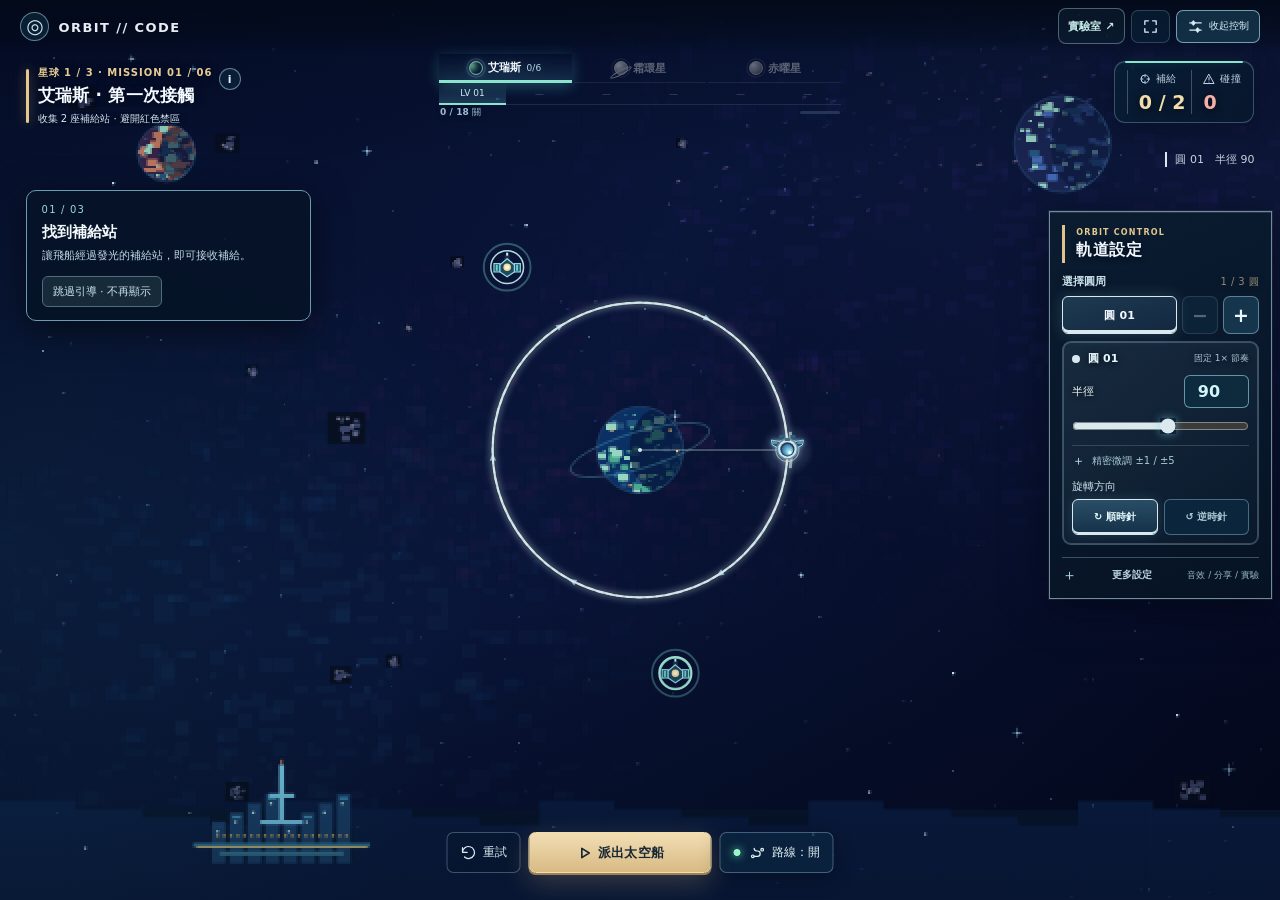
<file: index.html>
<!doctype html>
<html lang="zh-Hant">
<head>
<meta charset="utf-8"><meta name="viewport" content="width=device-width,initial-scale=1,viewport-fit=cover"><meta name="theme-color" content="#050a14">
<title>ORBIT // CODE｜軌道守護者</title>
<meta name="description" content="用旋轉圓的數量、大小與方向組合出不同軌跡，收集訊號、閃避禁區，完成傅立葉圓周謎題。免費免安裝。">
<style>

:root{color-scheme:dark;--bg:#090d13;--surface:#0e141d;--surface-raised:#121a24;--line:#26313d;--line-active:#587083;--text:#e7edf2;--muted:#8b9aa9;--accent:#dfc48f;--ice:#a4cde0;--danger:#e48c89;--lime:#dfc48f;--gold:#dfc48f;--pink:#a4cde0}
*{box-sizing:border-box}
html{scroll-behavior:smooth}
body{margin:0;background:var(--bg);color:var(--text);font-family:Inter,-apple-system,BlinkMacSystemFont,"SF Pro Display","PingFang TC",system-ui,sans-serif;-webkit-font-smoothing:antialiased}
button,input,select{font:inherit}button{cursor:pointer;touch-action:manipulation}
button:focus-visible,input:focus-visible{outline:2px solid var(--accent);outline-offset:3px}
button:disabled{opacity:.35;cursor:not-allowed}
a{text-decoration:none;color:inherit}
.shell{max-width:1380px;padding:0 clamp(16px,3vw,46px) 50px;margin:0 auto}
header{min-height:68px;border-bottom:1px solid var(--line);display:flex;align-items:center;justify-content:space-between;gap:16px}
.brand{display:flex;align-items:center;gap:13px;min-width:0}.logo{width:35px;height:35px;flex:none;border:1px solid #677f91;border-radius:50%;display:grid;place-items:center;font-size:24px;font-weight:300;color:var(--accent);line-height:1}
.brand b{font-size:15px;font-weight:650;letter-spacing:.075em;white-space:nowrap}
.brand small{display:block;margin-top:4px;font-size:10px;color:var(--muted);letter-spacing:.14em}
.header-right{display:flex;align-items:center;gap:10px}
.status-pill{display:none}
.nav-link{padding:7px 0;color:#9aafbb;font-size:10px;letter-spacing:.12em}
.intro{padding:31px 0 24px;display:flex;align-items:end;justify-content:space-between;gap:24px}
.eyebrow{font-size:10px;color:var(--accent);letter-spacing:.19em;font-weight:600}
.intro h1{font-size:clamp(27px,3.2vw,42px);font-weight:560;letter-spacing:-.055em;line-height:1.17;margin:10px 0 11px}
.intro h1 span{color:var(--accent)}.intro p{color:#95a5b5;font-size:13px;line-height:1.75;margin:0;max-width:720px}.intro-flag{display:none}
.layout{display:grid;grid-template-columns:minmax(0,1fr) minmax(275px,318px);gap:22px;align-items:start}
.left{min-width:0}
.board{background:var(--surface);border:1px solid #2c3742;border-radius:13px;overflow:hidden}
.board-header{display:flex;align-items:center;justify-content:space-between;padding:17px 20px;gap:12px;min-height:69px;border-bottom:1px solid #25313a}
.level-tag{font-size:10px;color:var(--accent);font-weight:650;letter-spacing:.13em}
.level-name{font-size:16px;font-weight:620;letter-spacing:.015em;margin-top:5px}
.state-chip{border:1px solid #3a4b53;border-radius:99px;color:#a9bbc5;padding:6px 11px;font-size:10px;white-space:nowrap}
.state-chip.pink{border-color:#895652;color:#e6a39d}
.board-canvas{position:relative;aspect-ratio:1.57;min-height:342px;max-height:650px;background:#090e16;overflow:hidden}
#gameCanvas{position:absolute;inset:0;display:block;width:100%;height:100%;cursor:crosshair;touch-action:none}
#gameCanvas.dragging{cursor:grabbing}
.live-readout{position:absolute;left:17px;top:16px;display:flex;align-items:center;gap:8px;color:#9bafbb;font-size:11px;pointer-events:none}
.light{width:6px;height:6px;background:var(--accent);border-radius:50%}.light.off{background:#526271}
.radius-readout{position:absolute;top:15px;right:18px;font-size:11px;font-variant-numeric:tabular-nums;color:#c5d4df;pointer-events:none}
.space-caption,.hud-corners,.board-overtext{display:none}
.canvas-hint{position:absolute;bottom:14px;right:17px;pointer-events:none;color:#8094a4;font-size:10px}
.time-track{height:2px;background:#25313e}.time-fill{width:100%;height:100%;background:var(--accent);transition:width .13s linear}
.metrics{display:grid;grid-template-columns:repeat(2,1fr);background:#101720}
.metric{padding:16px 18px;min-width:0}.metric+.metric{border-left:1px solid #26323e}
.metric:nth-child(n+3){display:none}
.metric span{display:block;font-size:10px;color:#8496a6;letter-spacing:.05em}
.metric strong{display:block;font-size:24px;font-weight:570;margin-top:5px;line-height:1.15;font-variant-numeric:tabular-nums}
.metric strong small{font-size:12px;font-weight:400;color:#879ba6}
.metric strong.lime,.metric strong.pink{color:var(--accent)}
.actionbar{display:flex;flex-wrap:wrap;gap:9px;padding:13px 0 17px}
.btn{display:inline-flex;align-items:center;justify-content:center;gap:7px;min-height:44px;padding:10px 15px;border-radius:8px;background:#141c26;color:#cdd8e0;border:1px solid #303d4b;font-size:12px;font-weight:550;transition:background .15s,border-color .15s}
.btn:hover{background:#1d2935;border-color:#647785}
.btn.primary{background:var(--accent);color:#151919;border-color:var(--accent);font-weight:690;min-width:141px}
.btn.primary:hover{background:#ebd5a8}.btn.ghost{background:transparent}.btn.active{border-color:#586c79;color:#cedce4}
.scene-toggle{display:none}
.game-message{display:flex;gap:13px;align-items:start;background:transparent;padding:0 2px 16px;border-bottom:1px solid var(--line)}
.message-icon{color:#bca87e;font-size:17px;line-height:1.15}
.game-message b{font-size:12px;font-weight:630}.game-message p{margin:5px 0 0;color:#8397a6;font-size:12px;line-height:1.65}
.levels-head{margin:22px 0 11px;display:flex;align-items:center;justify-content:space-between;gap:12px}.levels-head h2{font-size:13px;font-weight:630;margin:0}.levels-head span{font-size:10px;color:#8093a3}
.level-list{display:grid;grid-template-columns:repeat(3,minmax(0,1fr));gap:8px}
.level-btn{min-width:0;min-height:74px;border:1px solid #2a3743;background:#0f161f;color:#b4c2cc;border-radius:8px;text-align:left;padding:12px;display:flex;flex-direction:column;justify-content:center;gap:6px}
.level-btn:hover:enabled{background:#161f2a;border-color:#5b6d77}
.level-btn.selected{border-color:#bea677;color:#e4ebf0;background:#1a2026}
.level-btn .tiny{font-size:10px;letter-spacing:.08em;color:#8497a5}.level-btn b{font-size:12px;font-weight:540;white-space:nowrap;text-overflow:ellipsis;overflow:hidden}
.level-btn .check{color:var(--accent)}.level-btn:disabled{opacity:.38}
.panel{border:1px solid #2b3743;border-radius:13px;background:#101720;overflow:hidden}
.panel-pad{padding:21px 18px 18px}.panel h2{font-size:15px;font-weight:610;margin:0}.panel h2 small{font-weight:420;color:#8192a1;font-size:11px}
.panel-intro{margin:11px 0 20px;color:#8a9caa;font-size:11px;line-height:1.7}
.count-row{display:flex;justify-content:space-between;align-items:center;gap:8px;border-top:1px solid var(--line);border-bottom:1px solid var(--line);padding:12px 0}
.count-row label{font-size:12px;font-weight:550}
.count-stepper{display:flex;align-items:center;gap:9px}
.step{width:31px;height:31px;border:1px solid #3e4d5c;color:#dbe5ea;background:transparent;border-radius:7px;font-size:20px;line-height:1}
.count-stepper output{min-width:19px;text-align:center;font-size:20px;font-weight:560;color:var(--accent)}
.mini-notice{font-size:10px;color:#8194a2;line-height:1.6;margin:11px 0 0}
.wheels-header{display:flex;justify-content:space-between;gap:8px;margin:21px 0 12px;font-size:12px;font-weight:620}.wheels-header small{font-size:10px;font-weight:430;color:#8393a1}
.wheels{display:flex;flex-direction:column;gap:12px}
.wheel{--wheel:#bdd0e0;padding:0;border-top:1px solid #2a3945}
.wheel.selected{border-top-color:var(--wheel)}
.wheel-title{display:flex;align-items:center;justify-content:space-between;gap:8px;font-size:12px;font-weight:590;padding:13px 0 8px;cursor:pointer}
.wheel-title small{font-size:10px;color:#8396a3;font-weight:430}
.wheel-swatch{display:inline-block;width:7px;height:7px;border-radius:50%;background:var(--wheel);margin-right:8px;vertical-align:middle}
.wheel-details{padding-bottom:2px}
.ctrl-row{display:flex;align-items:center;justify-content:space-between;gap:8px;margin:7px 0;color:#aebdc6;font-size:11px}
.num{width:69px;border:1px solid #354858;border-radius:6px;background:#131f2c;color:#e1e8ee;text-align:right;padding:6px 7px;font-size:12px;font-variant-numeric:tabular-nums}
input[type=range]{width:100%;margin:1px 0 10px;accent-color:var(--wheel,var(--accent));height:16px;cursor:pointer}
.dir-switch{display:grid;grid-template-columns:1fr 1fr;gap:7px;margin:8px 0 5px}
.dir{border:1px solid #344353;border-radius:7px;min-height:35px;background:#121c28;color:#8fa3b1;font-size:11px}
.dir.on{border-color:var(--wheel);color:#dce9f0;background:#1d2b38}
.panel-footer{border-top:1px solid #273541;padding:16px 18px;display:flex;flex-direction:column;gap:9px}
.panel-footer .btn{width:100%}.fineprint{font-size:10px;line-height:1.6;color:#778b99;text-align:center}
footer{margin-top:36px;border-top:1px solid #29333f;padding:22px 0;display:flex;justify-content:space-between;gap:10px;color:#738492;font-size:10px}
.overlay{position:absolute;inset:0;z-index:4;display:grid;place-items:center;background:rgba(5,10,17,.84);padding:18px;backdrop-filter:blur(6px)}.overlay[hidden]{display:none}
.result{max-width:375px;width:100%;padding:31px 25px;text-align:center;background:#131c27;border:1px solid #516575;border-radius:13px}
.result-kicker{font-size:10px;letter-spacing:.14em;color:var(--accent);font-weight:640}
.result h2{margin:13px 0;font-size:27px;font-weight:570}.result p{color:#a7bac5;font-size:12px;line-height:1.8;margin:0 0 18px}.result-stars{font-size:23px;letter-spacing:.09em;color:var(--accent);margin-bottom:16px}
.result-actions{display:flex;justify-content:center;gap:8px;flex-wrap:wrap}
@media(max-width:1040px){.layout{grid-template-columns:minmax(0,1fr) 295px;gap:15px}}
@media(max-width:790px){.layout{grid-template-columns:1fr}.board-canvas{aspect-ratio:1.46;min-height:315px}.panel-pad{padding:19px}.wheels{display:grid;grid-template-columns:repeat(2,minmax(0,1fr));gap:12px}.panel-footer{display:grid;grid-template-columns:1fr 1fr}.fineprint{grid-column:1/-1}}
@media(max-width:510px){header{min-height:63px}.brand b{font-size:13px}.brand small{font-size:8px}.logo{height:30px;width:30px;font-size:21px}.nav-link{font-size:9px}.intro{padding:24px 0 19px}.intro h1{font-size:29px}.intro p{font-size:12px}.board-header{padding:13px 14px;min-height:62px}.board-canvas{aspect-ratio:1.07;min-height:315px}.live-readout{top:13px;left:13px;font-size:10px}.radius-readout{top:14px;right:13px;font-size:10px}.canvas-hint{font-size:9px;right:13px}.metrics .metric{padding:13px 14px}.metric strong{font-size:21px}.actionbar{display:grid;grid-template-columns:1.25fr 1fr 1fr;gap:7px}.actionbar .btn{min-width:0;padding:10px 5px;font-size:10px}.wheels{display:flex}.level-list{grid-template-columns:repeat(2,minmax(0,1fr))}.panel-footer{display:flex}footer{flex-direction:column}}
@media(prefers-reduced-motion:reduce){*,*:before,*:after{scroll-behavior:auto!important;transition:none!important}}


/* V0.7 - Single-screen game layout. Full document never scrolls; control drawer may scroll internally. */
html,body{height:100%;width:100%;overflow:hidden;overscroll-behavior:none}
.shell{width:100%;max-width:1600px;height:100vh;height:100dvh;min-height:0;display:flex;flex-direction:column;padding:0 clamp(12px,1.6vw,24px) 10px}
header{height:56px;min-height:56px;flex-shrink:0}
.intro,footer{display:none}
.layout{flex:1;min-height:0;position:relative;grid-template-columns:minmax(0,1fr) minmax(258px,312px);gap:13px;align-items:stretch}
.left{display:flex;flex-direction:column;min-height:0;min-width:0}
.board{display:flex;flex-direction:column;flex:1;min-height:0}
.board-header{flex:none;min-height:49px;padding:9px 16px}
.board-canvas{flex:1;min-height:0;max-height:none;aspect-ratio:auto;overflow:hidden}
.metrics{flex:none}
.metric{padding:10px 15px}
.metric span{font-size:10px}
.metric strong{font-size:20px;margin-top:3px}
.actionbar{flex:none;gap:8px;padding:9px 0}
.actionbar .btn{min-height:39px;padding:8px 14px}
.game-message{flex:none;padding:5px 2px 8px;border-bottom:0;gap:9px;min-height:34px;display:flex;align-items:center;overflow:hidden}
.game-message b{font-size:11px}
.game-message p{display:inline;white-space:nowrap;overflow:hidden;text-overflow:ellipsis;font-size:10px;margin:0 0 0 7px}
.game-message>div:last-child{min-width:0;white-space:nowrap;overflow:hidden;text-overflow:ellipsis}
.message-icon{font-size:14px}
.levels-section{flex:none;min-height:0;border-top:1px solid #263440;padding-top:7px}
.levels-head{margin:0 0 7px}
.level-list{grid-template-columns:repeat(6,minmax(0,1fr));gap:6px}
.level-btn{min-height:55px;padding:7px 9px;gap:4px}
.level-btn b{font-size:11px}
.panel{min-height:0;max-height:100%;overflow-y:auto;overscroll-behavior:contain;scrollbar-width:thin;scrollbar-color:#3c4d5e transparent}
.panel-pad{padding:15px 14px 11px}
.panel-intro,.mini-notice,.fineprint{display:none}
.panel h2{font-size:14px}
.count-row{padding:10px 0;margin-top:13px}
.wheels-header{margin:15px 0 6px}
.wheels{gap:6px}
.wheel-title{padding:8px 0 6px}
.wheel-details{padding-bottom:0}
.ctrl-row{margin:4px 0}
input[type=range]{margin:0 0 4px}
.dir-switch{margin:4px 0}
.dir{min-height:32px}
.panel-footer{padding:11px 14px;gap:6px}
.panel-footer .btn{min-height:37px;padding:7px}
.mobile-dock{display:none}
@media(max-height:710px) and (min-width:861px){
 .shell{padding-bottom:7px}header{height:46px;min-height:46px}
 .board-header{min-height:42px;padding:6px 13px}
 .level-name{font-size:14px}
 .metric{padding:7px 12px}.metric strong{font-size:18px}
 .actionbar{padding:6px 0}.actionbar .btn{min-height:35px}
 .game-message{min-height:25px;padding:2px 0 4px}
 .levels-section{padding-top:5px}.levels-head{margin-bottom:4px}
 .level-btn{min-height:41px;padding:5px 7px}
 .panel-pad{padding:10px 12px}.panel-footer{padding:8px 12px}
}
@media(max-width:860px){
 .shell{padding:0 10px 0}
 header{height:49px;min-height:49px}
 .brand small{font-size:8px}.logo{width:30px;height:30px;font-size:20px}
 .nav-link{font-size:9px}
 .layout{display:flex;flex-direction:column;flex:1;min-height:0;gap:0;overflow:hidden}
 .left{flex:1;min-height:0}
 .board{min-height:0}
 .board-header{min-height:43px;padding:7px 12px}
 .board-canvas{flex:1;min-height:0;max-height:none;aspect-ratio:auto}
 .metric{padding:9px 12px}.metric strong{font-size:19px}
 .actionbar{display:grid;grid-template-columns:1.3fr 1fr 1fr;gap:7px;padding:9px 0 10px}
 .actionbar .btn{min-width:0;min-height:42px;padding:6px 4px;font-size:11px}
 .game-message{display:none}
 .levels-section,.panel{display:none}
 .mobile-dock{display:grid;grid-template-columns:1fr 1fr;flex:none;gap:8px;padding:8px 0 max(9px,env(safe-area-inset-bottom));border-top:1px solid #26313d;background:#090d13}
 .dock-btn{height:42px;min-height:42px;border:1px solid #354451;background:#121b26;color:#b7c8d1;border-radius:8px;font-size:12px;font-weight:560}
 .dock-btn[aria-expanded=true]{color:#efd29d;background:#24272a;border-color:#b59c70}
 body[data-mobile-pane=settings] .panel,body[data-mobile-pane=levels] .levels-section{
  display:block;position:absolute;bottom:4px;left:0;right:0;z-index:10;
  border:1px solid #586c7a;border-radius:13px 13px 8px 8px;background:#101720;
  max-height:min(46dvh,420px);overflow-y:auto;overscroll-behavior:contain;
  box-shadow:0 -12px 60px #050a12d9;
 }
 body[data-mobile-pane=settings] .panel{height:min(46dvh,420px)}
 body[data-mobile-pane=levels] .levels-section{padding:14px 13px 15px}
 .levels-head{margin:0 0 11px}.level-list{grid-template-columns:repeat(2,minmax(0,1fr));gap:8px}
 .level-btn{min-height:62px;padding:10px}
 .panel-pad{padding:16px}
 .panel-intro{display:block;margin:7px 0 11px}
 .mini-notice{display:block;margin:7px 0}
 .panel-footer{padding:11px 16px}
 .panel-footer .btn{min-height:41px}
 .wheels{display:flex;flex-direction:column}
 .wheel{padding:2px 0}
 .num{font-size:16px}
}
@media(max-width:510px){
 .shell{padding:0 8px}
 header{height:45px;min-height:45px}
 .brand b{font-size:12px}.brand small{display:none}
 .board-header{min-height:41px;padding:7px 10px}
 .board-canvas{min-height:0}
 .live-readout{top:11px;left:11px}.radius-readout{top:11px;right:11px;font-size:10px}
 .canvas-hint{right:10px;bottom:9px}
 .actionbar{padding:7px 0}
 .mobile-dock{padding:7px 0 max(7px,env(safe-area-inset-bottom))}
 .dock-btn{height:40px;min-height:40px}
}
@media(max-height:610px) and (max-width:860px){
 header{height:38px;min-height:38px}
 .board-header{min-height:35px;padding:4px 10px}
 .level-tag{font-size:9px}.level-name{font-size:13px;margin-top:2px}
 .metrics .metric{padding:5px 11px}.metric strong{font-size:17px;margin-top:0}
 .actionbar{padding:5px 0}.actionbar .btn{min-height:36px;font-size:10px}
 .mobile-dock{padding-top:5px;padding-bottom:max(5px,env(safe-area-inset-bottom))}
 .dock-btn{height:36px;min-height:36px}
}


/* V0.7.2 — Classic Cosmos restoration within the unchanged single-screen shell */
body{background:radial-gradient(ellipse 85% 65% at 52% -12%,rgba(55,72,132,.34),transparent 72%),radial-gradient(ellipse 75% 68% at 95% 80%,rgba(18,57,86,.26),transparent 78%),#080e1c}
.board{border-color:#35527a}
.board-canvas{background:#050c23}
.panel-footer .scene-toggle{display:inline-flex;max-width:none;width:100%;min-height:38px;border-color:#567c98;background:#172338;color:#cae6f2}
.panel-footer .scene-toggle:not(.active){background:#101924;border-color:#334759;color:#8ea3b2}
.panel-footer .scene-toggle:hover{background:#22364f;border-color:#8ebbd3}
@media(max-width:860px){body[data-mobile-pane=settings] .panel-footer .scene-toggle{display:inline-flex}}

/* V0.7.3 Integrated Command Deck — one dominant viewport and one unified console */
.shell{max-width:1820px;padding:0 clamp(8px,1.1vw,18px) 6px}
header{height:45px;min-height:45px;border-bottom-color:#254164}
header .brand{gap:9px}header .logo{width:30px;height:30px;font-size:20px}
header .brand b{font-size:13px}header .brand small{display:none}
.layout{grid-template-columns:minmax(0,1fr) clamp(228px,18vw,270px);gap:9px}
.left{min-height:0}
.board{flex:1;min-height:0;border:1px solid #365573;border-radius:10px;background:#081326;overflow:hidden}
.board-header{flex:none;min-height:56px;display:grid;grid-template-columns:minmax(128px,1fr) auto auto;align-items:center;gap:12px;padding:7px 12px;border-bottom:1px solid #294966;background:rgba(9,24,46,.94)}
.command-title{min-width:0;display:flex;align-items:center;gap:9px}
.command-title .level-tag{font-size:9px;letter-spacing:.08em}
.command-title .level-name{font-size:14px;margin-top:1px;white-space:nowrap;overflow:hidden;text-overflow:ellipsis;max-width:190px}
.command-title .state-chip{font-size:9px;padding:4px 7px;white-space:nowrap;flex:none}
.board-header .metrics{display:flex;grid-template-columns:none;align-items:center;gap:12px;flex:none;background:transparent;border:0}
.board-header .metric{padding:0 0 0 11px;border-left:1px solid #324960!important;border-right:0;min-width:0}
.board-header .metric span{font-size:9px;margin-bottom:0;color:#a1bbd0}
.board-header .metric strong{font-size:18px;margin-top:2px}
.board-header .metric strong small{font-size:9px}
.board-header .metric:nth-child(n+3){display:none}
.board-header .actionbar{display:flex;align-items:center;gap:5px;padding:0;margin:0;flex:none}
.board-header .actionbar .btn{min-height:35px;padding:7px 10px;font-size:11px;min-width:0;border-radius:6px}
.board-header #startBtn{min-width:118px}
.board-header #resetBtn{min-width:73px}
.board-header #previewBtn{min-width:87px}
.board-canvas{flex:1;min-height:0;max-height:none;aspect-ratio:auto}
.time-track{height:2px}
.levels-section{flex:none;min-height:39px;border-top:1px solid #223e59;padding:5px 5px 0;margin:0;background:rgba(7,18,35,.83);display:flex;align-items:center}
.levels-head{display:none}
.level-list{display:grid;width:100%;grid-template-columns:repeat(6,minmax(0,1fr));gap:3px}
.level-btn{min-height:30px;padding:5px;display:flex;flex-direction:row;align-items:center;justify-content:center;gap:4px;background:transparent;border:1px solid transparent;border-radius:5px;color:#abbfce}
.level-btn .tiny{font-size:9px;letter-spacing:0;white-space:nowrap}
.level-btn b{font-size:10px;font-weight:550}
.level-btn:hover:enabled{background:#192a40;border-color:#345b75}
.level-btn.selected{background:#21384b;border-color:#668aa6;color:#eff6fa}
.game-message{position:absolute!important;width:1px!important;height:1px!important;padding:0!important;margin:-1px!important;overflow:hidden!important;clip:rect(0,0,0,0)!important;white-space:nowrap!important;border:0!important}
.panel{background:rgba(8,20,38,.8);border:1px solid #34536f;border-radius:10px;min-height:0;backdrop-filter:blur(6px)}
.panel-pad{padding:13px 11px 10px}.panel h2{font-size:13px}
.panel-pad .wheels-header{margin:12px 0 5px}
.panel-footer{padding:10px 11px;gap:7px}
.panel-footer .btn{font-size:11px}
.wheel-title{padding:7px 0 4px}.wheel-details{padding-bottom:0}.wheels{gap:4px}
.count-row{padding:7px 0;margin-top:9px}
.wheel .ctrl-row{margin:3px 0}
.num{width:61px;padding:5px 4px}
input[type=range]{height:14px;margin:0 0 2px}
.dir{min-height:30px;font-size:10px}
.dir-switch{gap:4px;margin:3px 0}
@media(max-width:1190px) and (min-width:861px){
 .layout{grid-template-columns:minmax(0,1fr) 227px}
 .board-header{gap:6px;padding:6px 9px}
 .command-title .state-chip{display:none}
 .board-header .metrics{gap:5px}
 .board-header .metric{padding-left:6px}
 .board-header .actionbar .btn{font-size:10px;padding:6px 7px}
 .board-header #startBtn{min-width:102px}
 .board-header #resetBtn{min-width:61px}
 .board-header #previewBtn{min-width:71px}
 .level-btn b{font-size:9px}
}
@media(max-width:860px){
 .shell{padding:0 8px}
 header{height:40px;min-height:40px}
 .layout{display:flex;flex-direction:column;gap:0}
 .left{flex:1;min-height:0}
 .board-header{grid-template-columns:minmax(0,1fr) auto;grid-template-rows:auto auto;grid-template-areas:'mission stats' 'controls controls';gap:5px;padding:6px 9px;min-height:85px}
 .command-title{grid-area:mission;min-width:0}
 .command-title .level-name{max-width:none;font-size:13px}
 .command-title .state-chip{display:none}
 .board-header .metrics{grid-area:stats;gap:5px}
 .board-header .metric{padding-left:7px}
 .board-header .metric span{font-size:8px}
 .board-header .metric strong{font-size:15px}
 .board-header .actionbar{grid-area:controls;display:grid;grid-template-columns:1.3fr 1fr 1fr;gap:5px;width:100%;margin:0}
 .board-header .actionbar .btn{height:32px;min-height:32px;max-height:32px;padding:5px 4px;font-size:10px;width:100%}
 .board-header #startBtn,.board-header #resetBtn,.board-header #previewBtn{min-width:0}
 .board-canvas{min-height:0}
 .levels-section,.panel{display:none}
 body[data-mobile-pane=settings] .panel,body[data-mobile-pane=levels] .levels-section{display:block;z-index:11;max-height:min(48dvh,420px)}
 body[data-mobile-pane=levels] .levels-head{display:flex;margin:0 0 8px}
 body[data-mobile-pane=levels] .level-list{grid-template-columns:repeat(2,minmax(0,1fr));gap:8px}
 body[data-mobile-pane=levels] .level-btn{min-height:58px;display:flex;flex-direction:column;gap:5px;align-items:flex-start;padding:10px}
 body[data-mobile-pane=levels] .level-btn .tiny{font-size:10px}
 body[data-mobile-pane=levels] .level-btn b{font-size:12px}
 .mobile-dock{border-top-color:#284660}
 .panel-pad{padding:14px}
 .panel-footer{padding:12px}
 .panel-pad .panel-intro{display:block}
}
@media(max-height:610px) and (max-width:860px){
 header{height:35px;min-height:35px}
 .board-header{min-height:70px;padding:4px 9px;gap:2px}
 .board-header .actionbar .btn{height:29px;min-height:29px;max-height:29px}
 .board-header .metric strong{font-size:13px}
}
@media(max-height:670px) and (min-width:861px){
 header{height:37px;min-height:37px}
 .board-header{min-height:48px}
 .level-btn{min-height:26px}
 .levels-section{min-height:32px;padding-top:3px}
}

/* V0.8 Endless Orbit — no countdown and no modal completion screen */
.board-header .metrics{gap:11px}
.board-header .metric strong{color:#e7d2a0}
.time-track{display:none}
.completion-panel[hidden],.dock-next[hidden]{display:none!important}
.completion-panel{display:flex;flex-direction:column;gap:12px;padding:14px 12px 13px;border-bottom:1px solid #466d78;background:linear-gradient(130deg,rgba(30,76,80,.5),rgba(19,42,61,.65));}
.completion-heading{display:flex;align-items:flex-start;gap:10px}
.completion-emblem{display:grid;place-items:center;flex:none;height:26px;width:26px;border-radius:50%;background:#90d7c7;color:#123538;font-size:15px;font-weight:760}
.completion-heading strong{display:block;font-size:13px;color:#e4fff6;font-weight:680;margin-top:1px}
.completion-heading p{font-size:11px;line-height:1.5;color:#afd3d4;margin:6px 0 0}
.completion-next{width:100%;min-height:43px;font-size:13px}
body.level-cleared .command-title .state-chip{border-color:#89d4bf;color:#b7ebd6}
body.level-cleared .board{border-color:#4a8f8c}
body.level-cleared .board-header .metric strong{color:#a5f2dc}
@media(max-width:860px){
 body.level-cleared .mobile-dock{grid-template-columns:.9fr .9fr 1.15fr}
 .dock-next{background:#c8d9a8;border-color:#dfecbe;color:#18312d;font-weight:750}
 body.level-cleared .command-title .state-chip{display:none}
}
@media(max-width:510px){
 body.level-cleared .mobile-dock{gap:5px}
 body.level-cleared .dock-btn{font-size:10px;min-width:0}
 body.level-cleared .dock-next{font-size:11px}
}

/* V0.9 — clarity, guided discovery, consequences, best scores */
.command-title>div:first-child{min-width:0}
.command-title .mission-objective{color:#d2e8f3;font-size:10px;font-weight:500;margin-top:4px;max-width:290px;white-space:nowrap;overflow:hidden;text-overflow:ellipsis}
.mission-story{position:absolute;left:16px;top:38px;z-index:2;max-width:min(75%,510px);white-space:nowrap;overflow:hidden;text-overflow:ellipsis;font-size:10px;color:#a3c2d3;text-shadow:0 2px 5px #081122}
.board-header{min-height:63px}
.completion-panel{gap:9px}
.completion-stars{letter-spacing:3px;font-size:23px;line-height:1;color:#f9d58e}
.completion-facts{font-size:11px;line-height:1.5;color:#dcece7}
.completion-bonus{font-size:10px;color:#a4dfd1;font-weight:650}
.completion-bonus[hidden]{display:none}
.completion-actions{display:flex;gap:6px}
.completion-actions .btn{flex:1;min-width:0;min-height:38px;padding:6px 7px;font-size:11px}
.completion-actions .completion-next{width:auto;flex:1.3}
.control-caption{font-size:10px;color:#91a9b9;margin:5px 0 0}
.panel-footer-label{color:#91a9b9;font-size:10px;border-top:1px solid #324659;padding-top:3px;font-weight:600}
.level-btn.completed{color:#e0f4e9;border-color:#4f8c84}
.level-btn.locked{color:#8993a1;opacity:.68;cursor:help}
.level-btn.locked:hover,.level-btn.locked:focus-visible{opacity:1;background:#1c2736;border-color:#58738b}
.best-stars{font-size:10px;white-space:nowrap;color:#eecb83;letter-spacing:0}
.stage-notice[hidden]{display:none}
.stage-notice{position:absolute;bottom:47px;left:8px;z-index:12;padding:7px 12px;border-radius:7px;background:#19293b;color:#cde4f1;border:1px solid #526d85;font-size:11px;box-shadow:0 6px 18px #0008}
.tutorial[hidden]{display:none}
.tutorial{position:absolute;left:16px;top:68px;z-index:7;padding:13px 15px;width:min(285px,calc(100% - 32px));border-radius:10px;background:rgba(5,19,38,.88);border:1px solid #6a9bb0;box-shadow:0 8px 35px #0008;pointer-events:none}
.tutorial-step{color:#9cd7dc;font-size:10px;letter-spacing:.12em;margin-bottom:7px}
.tutorial strong{font-size:15px;color:#f3f9fb;font-weight:670}
.tutorial p{font-size:11px;line-height:1.5;color:#c1d9e5;margin:6px 0 11px}
.tutorial-skip{pointer-events:auto;border:1px solid #506c81;border-radius:6px;padding:7px 10px;background:#172a3a;color:#c9e4ee;font-size:11px}
.tutorial-skip:hover{background:#2c4760}
#startBtn.guide-focus{box-shadow:0 0 0 3px #79d9d49a,0 0 18px #6ad7b965}
@media(max-width:1190px) and (min-width:861px){
 .command-title .mission-objective{max-width:175px;font-size:9px}
 .board-header{min-height:69px}
 .level-btn .best-stars{font-size:9px}
}
@media(max-width:860px){
 .board-header{min-height:91px}
 .command-title .mission-objective{font-size:9px;max-width:210px}
 .mission-story{top:36px;left:11px;font-size:9px;max-width:90%}
 .tutorial{left:10px;top:68px;padding:10px 12px;width:min(250px,calc(100% - 20px))}
 body[data-mobile-pane=levels] .stage-notice{position:sticky;bottom:2px;left:auto;margin:8px 0 0;box-shadow:none}
 body[data-mobile-pane=levels] .level-btn{position:relative}
 body[data-mobile-pane=levels] .best-stars{position:absolute;right:10px;top:9px}
 .completion-panel{padding:12px}
}
@media(max-width:510px){
 .command-title .mission-objective{max-width:174px}
 .mission-story{top:36px}
 .board-header{min-height:91px}
}
@media(max-height:610px) and (max-width:860px){
 .board-header{min-height:76px}
 .command-title .mission-objective{margin-top:1px}
 .mission-story{top:33px}
 .tutorial{top:49px;padding:8px 10px}
}

/* V1.0 — three planet sectors, each with six stages; keeps a single-screen game board */
body[data-planet="frost"]{--accent:#9be5f0;--ice:#a9f2f2;--gold:#a9dbe8}
body[data-planet="ember"]{--accent:#eabb88;--ice:#eabac5;--gold:#f1c58d}
.planet-bar{display:grid;grid-template-columns:repeat(3,minmax(0,1fr));width:100%;gap:5px;margin-bottom:5px}
.planet-btn{min-width:0;display:flex;align-items:center;justify-content:center;gap:7px;background:#0b1b30;border:1px solid #28445a;border-radius:7px;padding:5px 6px;color:#bdd0dd;text-align:left;cursor:pointer;transition:background .16s,border-color .16s}
.planet-btn:hover,.planet-btn:focus-visible{border-color:#7aadc7;background:#1a3448}
.planet-btn.selected{border-color:#a7cee2;background:#1c3b4f;color:#f2fafe}
.planet-btn.locked{opacity:.67}
.planet-symbol{height:21px;width:21px;flex:none;border-radius:50%;border:1px solid #77ac9e;box-shadow:inset -6px -2px 7px #07182c,0 0 7px #5dabc240;position:relative}
.planet-origin .planet-symbol{background:radial-gradient(circle at 29% 26%,#8cd3a0,#287f81 65%,#093148)}
.planet-frost .planet-symbol{background:radial-gradient(circle at 29% 26%,#e2ffff,#57a7cc 58%,#1c4772);border-color:#a3e9fd}
.planet-frost .planet-symbol:after{content:'';position:absolute;left:-6px;right:-6px;top:8px;height:3px;border:1px solid #b2e0f0;border-radius:50%;transform:rotate(-28deg)}
.planet-ember .planet-symbol{background:radial-gradient(circle at 25% 25%,#ffe2ab,#d97d5b 54%,#772747);border-color:#eeb18e}
.planet-label{display:flex;flex-direction:column;min-width:0;gap:1px}
.planet-label strong{white-space:nowrap;font-weight:650;font-size:10px}
.planet-label small{white-space:nowrap;font-size:9px;color:#9bb2c3}
.planet-status{font-size:10px;flex:none;color:#b8dfe9}
.levels-section{display:flex;flex-direction:column;align-items:stretch;justify-content:center;min-height:78px;padding:5px 6px 5px;border-top:1px solid #35506b;gap:0}
.level-list{width:100%;flex:none}
.stage-notice{bottom:82px}
body[data-planet="frost"] .board{border-color:#4e869d}
body[data-planet="ember"] .board{border-color:#8c6373}
body[data-planet="frost"] .board-header{background:rgba(10,34,56,.94)}
body[data-planet="ember"] .board-header{background:rgba(43,14,33,.94)}
@media(max-height:700px) and (min-width:861px){
 .levels-section{min-height:67px;padding:4px 5px}
 .planet-btn{padding:3px 5px}.planet-symbol{height:17px;width:17px}
 .planet-label small{font-size:8px}
 .level-btn{min-height:25px}
}
@media(max-width:860px){
 .levels-section{display:none}
 body[data-mobile-pane=levels] .levels-section{display:block;padding:11px 11px 14px;max-height:min(54dvh,500px)}
 body[data-mobile-pane=levels] .planet-bar{gap:5px;margin-bottom:11px}
 body[data-mobile-pane=levels] .planet-btn{padding:9px 4px;gap:5px;justify-content:center}
 body[data-mobile-pane=levels] .planet-symbol{width:19px;height:19px}
 body[data-mobile-pane=levels] .planet-label strong{font-size:10px}
 body[data-mobile-pane=levels] .planet-label small{font-size:8px}
 body[data-mobile-pane=levels] .planet-status{display:none}
 body[data-mobile-pane=levels] .stage-notice{position:sticky;bottom:1px}
}

/* V1.1: Full-bleed playfield with a native-feeling, minimally framed HUD. */
html,body{height:100%;width:100%;overflow:hidden;overscroll-behavior:none}
body{background:#050c1b}
.shell{position:relative;width:100%;height:100vh;height:100dvh;max-width:none!important;margin:0;padding:0!important;overflow:hidden}
header{position:absolute;inset:0 0 auto 0;height:52px!important;min-height:52px!important;z-index:20;padding:0 clamp(11px,1.6vw,24px);background:linear-gradient(180deg,rgba(3,10,25,.94),rgba(3,10,25,.4) 75%,transparent);border:0!important;pointer-events:none}
header .brand,header .header-right,header button{pointer-events:auto}
header .logo{background:#14314888;color:#cde4eb;border-color:#8bb9caa6;width:29px;height:29px;font-size:20px}
header .brand b{font-size:13px;letter-spacing:.11em}
header .header-right{gap:6px}
header .nav-link{color:#a8c6d4;font-size:9px;letter-spacing:.12em}
.hud-toggle{height:33px;display:inline-flex;align-items:center;justify-content:center;gap:5px;padding:6px 10px;border:1px solid #80afc04a;border-radius:7px;background:#0b273d88;backdrop-filter:blur(12px);color:#d8edf7;font-size:12px}
.hud-toggle:hover,.hud-toggle.is-on{background:#1b455b99;border-color:#a9dbe9a6}
.hud-toggle span{font-size:10px;white-space:nowrap}
.intro,footer{display:none!important}
.layout{position:absolute;inset:0;display:block!important;height:100%!important;width:100%!important;min-height:0;gap:0!important;padding:0!important;margin:0!important}
.left{position:absolute;inset:0;display:block!important;min-width:0;min-height:0;width:100%;height:100%}
.board{position:absolute;inset:0;display:block!important;width:100%;height:100%;flex:none!important;border:0!important;border-radius:0!important;box-shadow:none!important;background:transparent!important;overflow:hidden}
.board-canvas{position:absolute!important;inset:0!important;width:100%!important;height:100%!important;max-height:none!important;min-height:0!important;aspect-ratio:auto!important;background:#061023;overflow:hidden}
.board-canvas::before{display:none}
.board-canvas:after{content:'';position:absolute;inset:0;z-index:1;pointer-events:none;background:linear-gradient(180deg,#02091755,transparent 19%,transparent 68%,#02091777)}
.board-header{position:absolute!important;top:58px!important;left:0!important;right:0!important;height:0!important;min-height:0!important;padding:0!important;margin:0!important;display:block!important;overflow:visible!important;border:0!important;background:transparent!important;z-index:9;pointer-events:none!important}
.board-header>*{pointer-events:auto}
.command-title{position:absolute;top:8px;left:clamp(12px,2vw,30px);max-width:29vw;display:flex;gap:8px;text-shadow:0 2px 8px #0008}
.command-title .level-tag{font-size:10px;color:#c3dfee}
.command-title .level-name{font-size:clamp(16px,1.55vw,23px);max-width:350px!important;margin-top:4px}
.command-title .mission-objective{max-width:350px!important;color:#c4dce8;font-size:11px;margin-top:6px}
.command-title .state-chip{display:none!important}
.board-header .metrics{position:absolute;top:3px;right:clamp(12px,2vw,30px);padding:0;display:flex;gap:14px;align-items:center;background:transparent!important}
.board-header .metric{padding:0 0 0 11px!important;border:0!important;border-left:1px solid #86aabe66!important}
.board-header .metric span{font-size:10px;color:#aac9d7}
.board-header .metric strong{font-size:22px;color:#f0dfbd;margin-top:3px;text-shadow:0 2px 8px #000a}
.board-header .actionbar{position:fixed!important;top:auto;bottom:clamp(16px,3vh,30px);left:50%;right:auto;transform:translateX(-50%);display:flex!important;gap:6px;justify-content:center;align-items:center;width:auto;max-width:90vw;z-index:17;padding:5px!important;margin:0!important;border:1px solid #a4c1d13b;border-radius:12px;background:#071d36a6;backdrop-filter:blur(16px);box-shadow:0 10px 30px #02081355}
.board-header .actionbar .btn{height:41px!important;min-height:41px;max-height:none;min-width:0!important;padding:7px 13px!important;border:1px solid #53748c7b;border-radius:8px;background:#1a354daa;color:#e3f2f6;font-size:12px;white-space:nowrap}
.board-header .actionbar .btn.primary{min-width:145px!important;background:#e6cea3;border-color:#ffdfad;color:#142431}
.board-header .actionbar .btn:hover{background:#376079bb;border-color:#a5d4e5}
.board-header .actionbar .btn.primary:hover{background:#fce1b2}
.live-readout{top:150px;left:clamp(12px,2vw,30px);z-index:4;font-size:10px}
.radius-readout{top:152px;right:clamp(14px,2vw,30px);z-index:4;font-size:11px}
.mission-story{left:clamp(12px,2vw,30px);top:120px;max-width:30vw;white-space:normal;font-size:11px;line-height:1.5;color:#b9cedc;text-shadow:0 2px 6px #010615}
.canvas-hint{bottom:92px;right:clamp(12px,2vw,30px);z-index:4;font-size:10px;color:#bad1d8}
.tutorial{top:190px;left:clamp(12px,2vw,30px);z-index:11}
.game-message{display:none!important}
.levels-section{position:absolute!important;top:58px!important;left:50%!important;right:auto!important;bottom:auto!important;transform:translateX(-50%);width:min(468px,41vw)!important;min-height:0!important;height:auto!important;max-height:none!important;display:flex!important;flex-direction:column;gap:4px;padding:4px!important;margin:0!important;border:0!important;background:transparent!important;box-shadow:none!important;z-index:14;overflow:visible!important}
.planet-bar{display:flex!important;width:100%;gap:6px;justify-content:center;margin:0!important;grid-template-columns:none}
.planet-btn{flex:1;min-width:0;min-height:32px;height:32px;padding:5px 4px;gap:5px;border:0!important;border-bottom:1px solid #aacbdf30!important;border-radius:0!important;background:transparent!important;box-shadow:none!important}
.planet-btn.selected{border-bottom:2px solid #e5ddba!important;background:linear-gradient(0deg,#33768d33,transparent)!important}
.planet-btn:hover{background:#2f668646!important}
.planet-btn .planet-symbol{width:17px;height:17px}
.planet-btn .planet-label strong{font-size:11px}
.planet-btn .planet-label small{font-size:8px}
.planet-btn .planet-status{font-size:9px}
.levels-head{display:none!important}
.level-list{display:flex!important;justify-content:center;gap:5px;width:100%;grid-template-columns:none}
.level-btn{flex:1;display:flex!important;justify-content:center;align-items:center;height:26px!important;min-height:26px!important;max-height:26px!important;padding:4px!important;background:#112a4188!important;border:1px solid #7cabc23b!important;border-radius:20px!important;gap:2px}
.level-btn.selected{background:#33778f88!important;border-color:#b5e5e8bb!important}
.level-btn.completed{border-color:#92d9b57b!important}
.level-btn .tiny{font-size:10px;color:#d7eaf1}
.level-btn b{display:none!important}
.level-btn .best-stars{font-size:8px}
.stage-notice{top:76px;left:0;bottom:auto;white-space:normal;width:100%;font-size:11px}
.panel{position:absolute!important;top:184px;right:clamp(6px,1.4vw,24px);bottom:clamp(87px,12vh,132px);left:auto!important;width:clamp(206px,18vw,258px);min-height:0!important;height:auto!important;max-height:none!important;display:flex!important;flex-direction:column;border:0!important;border-radius:0!important;background:linear-gradient(90deg,transparent,#05152766 20%,#061a30b9 100%)!important;backdrop-filter:blur(4px);box-shadow:none!important;overflow-y:auto;scrollbar-width:thin;scrollbar-color:#476679 transparent;z-index:12}
.panel-pad{padding:12px 8px 10px 16px!important}
.panel h2{font-size:12px}
.panel h2 small{font-size:9px}
.panel .panel-intro,.panel .mini-notice,.panel .fineprint{display:none!important}
.panel .control-caption{font-size:10px;margin:4px 0 6px;line-height:1.4}
.count-row{margin-top:4px;padding:7px 0;border-color:#8da9bb30}
.count-row label{font-size:11px}
.wheel{background:transparent!important;border-top-color:#86a2b737!important}
.wheel-title{padding:8px 0 4px;font-size:11px}
.wheel .ctrl-row{margin:2px 0}
.wheel .num{width:57px;padding:4px 5px;background:#0c2740ad;border-color:#5f8da27e}
.wheel input[type=range]{height:13px;margin:0 0 2px}
.wheel .dir{min-height:29px;font-size:10px}
.panel-footer{margin-top:auto;padding:9px 9px 11px 16px!important;gap:5px;border-top:1px solid #7698ad3f}
.panel-footer-label{font-size:9px}
.panel-footer .btn{min-height:31px;padding:6px 8px;font-size:10px;background:#17324bb0;border-color:#63869a66}
.panel-footer .scene-toggle{min-height:31px;background:#173f53b0;border-color:#87b9c080}
body.rail-hidden .panel{display:none!important}
.completion-panel{background:#0b403dab!important;padding:12px 10px 10px 15px!important}
body.level-cleared .board{border:0!important}
.mobile-dock{display:none!important}
@media(max-width:1280px) and (min-width:861px){
 .levels-section{width:min(370px,36vw)!important}
 .planet-btn .planet-label small,.planet-btn .planet-status{display:none}
 .command-title{max-width:30vw}
 .command-title .level-name{font-size:17px;max-width:250px!important}
 .command-title .mission-objective{max-width:240px!important;font-size:10px}
 .board-header .metric strong{font-size:19px}
 .board-header .metrics{gap:6px}
 .panel{width:218px;right:8px;top:185px}
}
@media(max-width:1060px) and (min-width:861px){
 .command-title{top:83px;max-width:38vw}
 .board-header .metrics{top:80px}
 .levels-section{top:52px!important;width:min(480px,68vw)!important}
 .mission-story{top:196px;max-width:38vw}
 .live-readout,.radius-readout{top:223px}
 .panel{top:238px}
}
@media(max-width:860px){
 header{height:46px!important;min-height:46px!important;padding:0 10px}
 header .nav-link{display:none}
 header .logo{height:26px;width:26px;font-size:18px}
 header .brand b{font-size:12px}
 header .header-right{gap:5px}
 .hud-toggle{height:31px;padding:5px 8px}
 #hudControlBtn span{display:none}
 .board-header{top:48px!important}
 .command-title{top:2px;left:11px;max-width:55vw}
 .command-title .level-name{font-size:15px;max-width:55vw!important}
 .command-title .level-tag{font-size:9px}
 .command-title .mission-objective{font-size:9px;max-width:55vw!important}
 .board-header .metrics{top:3px;right:10px;gap:3px}
 .board-header .metric{padding-left:6px!important}
 .board-header .metric span{font-size:8px}
 .board-header .metric strong{font-size:17px}
 .board-header .actionbar{bottom:56px;max-width:calc(100vw - 16px);padding:4px!important}
 .board-header .actionbar .btn{height:36px!important;min-height:36px;padding:5px 9px!important;font-size:11px}
 .board-header .actionbar .btn.primary{min-width:119px!important}
 .levels-section,.panel{display:none!important}
 body[data-mobile-pane=settings] .panel,body[data-mobile-pane=levels] .levels-section{position:absolute!important;z-index:18;left:8px!important;right:8px!important;top:auto!important;bottom:54px!important;width:auto!important;transform:none!important;max-height:min(55dvh,490px)!important;overflow-y:auto!important;border:1px solid #78a8b28a!important;border-radius:12px!important;background:#081d35f1!important;backdrop-filter:blur(18px);box-shadow:0 -12px 42px #0009!important}
 body[data-mobile-pane=settings] .panel{display:flex!important;height:min(55dvh,490px)!important}
 body[data-mobile-pane=levels] .levels-section{display:block!important;padding:12px!important}
 body[data-mobile-pane=levels] .levels-head{display:flex!important;margin:4px 0 10px}
 body[data-mobile-pane=levels] .planet-bar{display:grid!important;grid-template-columns:repeat(3,minmax(0,1fr));margin-bottom:12px!important;gap:5px}
 body[data-mobile-pane=levels] .planet-btn{min-height:47px;height:47px;border:1px solid #739ab358!important;border-radius:7px!important;background:#14304a99!important}
 body[data-mobile-pane=levels] .planet-btn.selected{background:#32627d99!important;border-color:#bce8f0ac!important}
 body[data-mobile-pane=levels] .planet-btn .planet-label small{display:block}
 body[data-mobile-pane=levels] .level-list{display:grid!important;grid-template-columns:repeat(2,minmax(0,1fr));gap:7px}
 body[data-mobile-pane=levels] .level-btn{min-height:55px!important;height:55px!important;max-height:55px!important;flex-direction:column;align-items:flex-start;justify-content:center;padding:7px 10px!important;border-radius:7px!important}
 body[data-mobile-pane=levels] .level-btn b{display:block!important;font-size:11px}
 body[data-mobile-pane=levels] .stage-notice{position:sticky;top:auto;bottom:2px;width:100%;box-shadow:none}
 .mobile-dock{display:grid!important;position:absolute;bottom:0;left:0;right:0;z-index:19;grid-template-columns:1fr 1fr;gap:5px;padding:6px 8px max(6px,env(safe-area-inset-bottom));background:linear-gradient(180deg,transparent,#031020f2);border:0}
 .mobile-dock .dock-btn{height:36px;min-height:36px;border:1px solid #7eb4c351;background:#0d2945bf;color:#d5eef7;border-radius:7px}
 body.level-cleared .mobile-dock{grid-template-columns:1fr 1fr 1.18fr}
 body.level-cleared .dock-next{background:#d4e5bf;color:#213434;border-color:#d4e5bf}
 .mission-story{left:11px;top:132px;max-width:70vw;font-size:9px}
 .live-readout{left:11px;top:162px;font-size:9px}
 .radius-readout{right:10px;top:162px;font-size:9px}
 .canvas-hint{right:10px;bottom:119px;font-size:9px}
 .tutorial{top:188px;left:11px;z-index:11}
 .panel-pad{padding:14px!important}
 .panel-footer{padding:12px 14px!important}
}
@media(max-width:510px){
 .command-title{max-width:51vw}
 .command-title .level-name{font-size:13px;max-width:51vw!important}
 .command-title .mission-objective{font-size:9px;max-width:52vw!important}
 .board-header .metric strong{font-size:15px}
 .board-header .actionbar{bottom:53px}
 .board-header .actionbar .btn{height:35px!important;min-height:35px;font-size:10px;padding:5px 7px!important}
 .board-header .actionbar .btn.primary{min-width:108px!important}
 .mission-story{top:121px}
 .live-readout,.radius-readout{top:153px}
 .tutorial{top:179px}
}
@media(max-height:570px) and (max-width:860px){
 .board-header{top:42px!important}
 .command-title .mission-objective{display:none}
 .mission-story{top:106px}
 .live-readout,.radius-readout{top:128px}
 .tutorial{top:147px}
 .board-header .actionbar{bottom:48px}
 body[data-mobile-pane=settings] .panel,body[data-mobile-pane=levels] .levels-section{bottom:46px!important;max-height:min(58dvh,330px)!important}
 .mobile-dock{padding-top:4px;padding-bottom:max(4px,env(safe-area-inset-bottom))}
}

/* V1.1.1 — final HUD fit: no unused sidebar panel height; compact mobile flight actions. */
@media(min-width:861px){
 .panel{bottom:auto!important;height:auto!important;max-height:calc(100dvh - 282px)!important;min-height:0!important}
 .panel-pad{flex:0 0 auto}
 .panel-footer{flex:0 0 auto;margin-top:0!important;padding-top:12px!important}
 .panel .completion-panel{flex:0 0 auto}
}
@media(max-width:860px){
 .board-header .actionbar{display:flex!important;flex-direction:row!important;flex-wrap:nowrap!important;align-items:center!important;justify-content:center!important;width:max-content!important;max-width:calc(100vw - 12px)!important;padding:4px!important;gap:4px!important;min-width:0!important}
 .board-header .actionbar .btn{display:inline-flex!important;flex:0 0 auto!important;width:auto!important;min-width:0!important;max-width:none!important;padding:5px 8px!important}
 .board-header .actionbar .btn.primary{min-width:119px!important}
}
@media(max-width:510px){
 .board-header .actionbar{gap:3px!important}
 .board-header .actionbar .btn{font-size:10px!important;padding:5px 7px!important}
 .board-header .actionbar .btn.primary{min-width:109px!important}
}
@media(max-width:350px){
 .board-header .actionbar .btn{padding:5px 6px!important;font-size:9px!important}
 .board-header .actionbar .btn.primary{min-width:96px!important}
}

/* V1.1.2 — Seamless World: the entire viewport is the game; controls are readable, floating HUD elements. */
@media (min-width:861px){
 .panel{
   background:linear-gradient(90deg,rgba(5,15,32,0) 0%,rgba(4,15,29,.14) 22%,rgba(4,17,32,.39) 100%)!important;
   backdrop-filter:none!important;-webkit-backdrop-filter:none!important;
   border:0!important;box-shadow:none!important;
 }
 .panel h2,.panel label,.panel .wheel-title,.panel .wheels-header{color:#edf6f9;text-shadow:0 1px 6px #020816ee}
 .panel .control-caption,.panel small{color:#bed6e2;text-shadow:0 1px 6px #020816ee}
 .panel-pad{padding-right:10px!important}
 .panel-footer{background:linear-gradient(180deg,transparent,rgba(4,17,31,.12));border-color:#86a9c14a}
 .count-row,.wheel{border-color:#91acc336!important}
 .levels-section{background:transparent!important}
 .level-btn{
   border:0!important;border-bottom:1px solid rgba(166,204,220,.25)!important;
   border-radius:0!important;background:transparent!important;
   box-shadow:none!important;
 }
 .level-btn:hover:not(.locked){background:linear-gradient(0deg,rgba(95,174,198,.22),transparent)!important}
 .level-btn.selected{background:linear-gradient(0deg,rgba(84,164,189,.29),transparent)!important;
   border-bottom:2px solid #c4edf1!important}
 .level-btn.completed{border-bottom-color:#a3d1ae9e!important}
 .board-header .actionbar{
   background:transparent!important;border:0!important;box-shadow:none!important;
   backdrop-filter:none!important;-webkit-backdrop-filter:none!important;
   padding:0!important;gap:8px!important
 }
 .board-header .actionbar .btn{
   box-shadow:0 5px 20px rgba(0,6,16,.3);
   background:rgba(12,36,58,.74);border-color:#739ab25f
 }
 .board-header .actionbar .btn.primary{background:#e6cea3;border-color:#ffdfad}
}
@media(max-width:860px){
 .mobile-dock{
   background:none!important;border:0!important;left:7px!important;right:7px!important;
   bottom:0!important;padding:5px 0 max(7px,env(safe-area-inset-bottom))!important
 }
 .mobile-dock .dock-btn{
   border-radius:999px!important;
   background:rgba(10,39,66,.82)!important;
   border:1px solid #8cb9ca80!important;
   box-shadow:0 4px 18px rgba(0,7,21,.35);
   backdrop-filter:blur(9px)
 }
 body.level-cleared .mobile-dock .dock-next{
   background:#deebc4!important;color:#20332c!important;border-color:#e1eac4!important
 }
 .board-header .actionbar{
   background:rgba(9,28,47,.67)!important;border-color:#9abed240!important;
   box-shadow:0 5px 22px rgba(0,6,19,.35)
 }
 .board-header .actionbar .btn{border-radius:8px}
 .board-canvas:after{
   background:linear-gradient(180deg,rgba(2,9,23,.4),transparent 19%,transparent 67%,rgba(2,9,23,.4))
 }
}

/* V1.2 Console HUD — visual hierarchy inspired by a console game overlay, never by a webpage dashboard. */
.mission-story[hidden],.advanced-options:not([open]) .panel-footer,.wheel[hidden]{display:none!important}
.command-title{gap:6px}
.command-title .level-name{font-weight:720;letter-spacing:.015em}
.command-title .level-tag{font-weight:670;letter-spacing:.10em}
.command-title .mission-objective{font-weight:530;color:#e0ebec;margin-top:5px!important}
.mission-info-btn{
  flex:none;align-self:flex-start;width:22px;height:22px;border-radius:50%;
  border:1px solid #abd4e48a;background:#102c448a;color:#e7f4fa;
  font:700 11px system-ui,sans-serif;cursor:pointer;margin:2px 0 0;
}
.mission-info-btn[aria-expanded=true]{background:#a5cfde;color:#112532}
.mission-story:not([hidden]){z-index:15!important;max-width:320px;left:clamp(12px,2vw,30px)!important;top:139px!important;
 padding:11px 13px;background:rgba(6,21,39,.9);border:1px solid #668eab88;border-radius:7px;
 box-shadow:0 12px 32px #0008;font-size:11px;line-height:1.6;color:#e1f0f9}
.live-readout{opacity:.74;font-size:9px!important}
.console-header{display:flex;align-items:center;gap:8px;margin-bottom:2px}
.console-header h2{font-size:14px!important;font-weight:680;margin:0!important;letter-spacing:.03em}
.console-kicker{font-size:8px;font-weight:720;letter-spacing:.09em;color:#a3d9df;writing-mode:vertical-rl}
.panel .control-caption{font-size:10px!important;color:#a4bdc8;margin:3px 0 6px}
.panel .wheels-header{margin:8px 0 6px}
.wheel-tabs{display:flex;gap:5px;margin:0 0 8px;min-height:36px}
.wheel-tab{flex:1;min-width:0;min-height:34px;border:1px solid #6f95a45a;background:#0b2439a3;
 color:#aabfcf;border-radius:6px;font-size:11px;font-weight:680;cursor:pointer}
.wheel-tab.selected{border:1px solid var(--wheel);background:linear-gradient(180deg,#34627b5c,#102738ac);color:#f3f7ff;
 box-shadow:inset 0 -2px var(--wheel)}
.wheel-tab:focus-visible,.mission-info-btn:focus-visible,.advanced-options > summary:focus-visible{outline:2px solid #d0edfe;outline-offset:3px}
.wheels{display:block!important}
.wheel{padding:1px 0 3px!important;border:0!important;background:none!important}
.wheel-title{font-weight:640;display:flex;justify-content:space-between;align-items:center;padding:3px 0 7px}
.wheel-title span,.wheel-title small{color:#d9e9f1}
.wheel-title .wheel-swatch{width:8px;height:8px}
.wheel-details{padding:0}
.panel-pad{padding:13px 12px 6px!important}
.panel{max-height:calc(100dvh - 220px)!important}
.advanced-options{flex:none;margin:8px 11px 6px;border-top:1px solid #84adc244}
.advanced-options > summary{list-style:none;display:flex;align-items:center;justify-content:space-between;
 min-height:37px;cursor:pointer;color:#e0eefa;font-size:11px;font-weight:670;gap:7px}
.advanced-options > summary::-webkit-details-marker{display:none}
.advanced-options > summary:before{content:'＋';font-weight:500;color:#aad5e3;font-size:15px}
.advanced-options[open] summary:before{content:'−'}
.advanced-options > summary span{font-size:9px;font-weight:420;color:#93b5c5;text-align:right}
.advanced-options .panel-footer{padding:8px 0 5px!important;margin:0!important;border:0!important;background:none!important}
.advanced-options .panel-footer-label{display:none}
@media(min-width:861px){
 .panel{top:211px!important;width:clamp(210px,17.4vw,254px)!important}
 .levels-section{top:50px!important;width:min(410px,34vw)!important;gap:0!important}
 .planet-bar{gap:2px}
 .planet-btn{height:29px!important;min-height:29px!important;border-bottom-color:#b8d5e83d!important}
 .planet-btn .planet-symbol{width:14px!important;height:14px!important}
 .planet-btn .planet-label small{display:none!important}
 .level-list{gap:0!important}
 .level-btn{height:22px!important;min-height:22px!important;max-height:22px!important}
 .level-btn .tiny{font-size:9px}
 .board-header .actionbar{gap:8px!important}
 .board-header #resetBtn{order:1;min-width:69px!important}
 .board-header #startBtn{order:2;min-width:163px!important;font-size:13px!important;font-weight:730}
 .board-header #previewBtn{order:3;min-width:69px!important}
 .board-header .actionbar .btn:not(.primary){background:#0a233bb5!important}
 .board-header .actionbar .btn{border-radius:7px}
}
@media(max-width:1060px) and (min-width:861px){
 .levels-section{top:47px!important;width:min(420px,56vw)!important}
 .planet-btn .planet-label strong{font-size:10px}
 .command-title{top:71px!important;max-width:39vw}
 .panel{top:218px!important}
 .mission-story:not([hidden]){top:180px!important}
}
@media(max-width:860px){
 .command-title{max-width:55vw}
 .mission-info-btn{width:20px;height:20px;margin-top:0}
 .mission-story:not([hidden]){left:10px!important;top:128px!important;max-width:min(280px,75vw)}
 .panel{max-height:min(55dvh,490px)!important}
 body[data-mobile-pane=settings] .panel{display:flex!important}
 .panel-pad{padding:11px 13px 6px!important}
 .console-kicker{writing-mode:horizontal-tb;font-size:8px}
 .panel .control-caption{display:none}
 .wheel-tabs{min-height:37px}
 .wheel-tab{min-height:36px}
 .advanced-options{margin:6px 13px}
 .advanced-options > summary{min-height:39px}
 .board-header #resetBtn{order:1}
 .board-header #startBtn{order:2}
 .board-header #previewBtn{order:3}
 .board-header .actionbar .btn.primary{min-width:130px!important}
}
@media(max-width:400px){
 .board-header .actionbar .btn.primary{min-width:121px!important}
 .mission-info-btn{width:19px;height:19px;font-size:10px}
 .command-title .level-name{font-size:13px}
}
@media(max-width:350px){
 .board-header .actionbar .btn.primary{min-width:110px!important}
}

/* V1.3 Precision Flight — precise tactile control, stronger orbit focus, unchanged single-scene layout */
.radius-micro{display:grid;grid-template-columns:repeat(4,minmax(0,1fr));gap:5px;margin:8px 0 8px}
.micro-btn{min-height:33px;padding:4px 2px;border:1px solid #6e9ab48c;border-radius:5px;
 background:linear-gradient(180deg,#15334a99,#0b243899);color:#dceaf4;
 font-size:11px;font-weight:720;cursor:pointer;touch-action:manipulation}
.micro-btn:hover{background:#28516a;border-color:#abdfef}
.micro-btn:active{transform:translateY(1px);background:#38677a}
.micro-btn:focus-visible{outline:2px solid #edf9ff;outline-offset:2px}
.radius-readout{border-left:2px solid var(--wheel-color,#9bd5df)!important;padding-left:8px!important}
.panel .wheel-tabs .wheel-tab.selected{box-shadow:inset 0 -3px var(--wheel),0 0 8px #90c9d01c}
.advanced-options #restoreConfigBtn:disabled{opacity:.42;cursor:not-allowed}
.advanced-options #restoreConfigBtn:not(:disabled){border-color:#a1d1c87b;color:#d4f4ea}
.board-header #startBtn{box-shadow:0 2px 0 #c6a980,0 8px 26px #070f24b3}
@media(min-width:861px){
 .panel{max-height:calc(100dvh - 226px)!important}
 .radius-micro{margin-bottom:4px}
}
@media(max-width:860px){
 .radius-micro{gap:7px;margin:9px 0 9px}
 .micro-btn{min-height:40px;font-size:12px}
 .radius-readout{font-size:10px}
}
@media(max-height:540px) and (max-width:860px){
 .radius-micro{gap:4px;margin:4px 0}
 .micro-btn{min-height:33px}
}

/* V1.4 Flight Feedback — on-demand sound, compact sharing and immediate input feedback. */
.flight-utilities{display:grid;grid-template-columns:1fr 1fr;gap:6px;margin:2px 0 4px}
.flight-utilities .btn{min-width:0;min-height:36px;padding:7px 4px;font-size:10px;border-color:#78a8be66}
.flight-utilities .sound-toggle.active{color:#d0f2d9;border-color:#75b5a9;background:#2247439c}
.flight-utilities .share-orbit{background:rgba(34,67,86,.47)}
.flight-toast[hidden]{display:none!important}
.flight-toast{position:absolute;z-index:40;bottom:clamp(88px,11vh,128px);left:50%;transform:translateX(-50%);
 max-width:min(420px,calc(100vw - 32px));padding:9px 15px;
 border:1px solid #9edce7a6;border-radius:99px;background:rgba(8,29,49,.93);
 box-shadow:0 8px 28px #020b16bb;color:#def8ff;font-size:12px;font-weight:550;
 text-align:center;pointer-events:none;line-height:1.45;white-space:normal;backdrop-filter:blur(8px)}
.flight-toast[data-kind=warning]{border-color:#f1be7c;color:#ffdfa6}
.flight-toast[data-kind=success]{border-color:#93ddc6;color:#d0ffec}
.metric-pulse{animation:orbit-metric-pulse .48s ease-out}
@keyframes orbit-metric-pulse{
  0%{text-shadow:0 0 1px transparent;transform:scale(1)}
  36%{text-shadow:0 0 16px currentColor;transform:scale(1.13)}
  100%{text-shadow:none;transform:scale(1)}
}
@media(prefers-reduced-motion:reduce){.metric-pulse{animation:none}}
@media(max-width:860px){
 .flight-utilities .btn{min-height:42px;font-size:11px}
 .flight-toast{bottom:clamp(95px,16vh,150px);font-size:11px}
}
@media(max-width:350px){.flight-toast{max-width:calc(100vw - 18px)}}

/* V1.5 Planet Journey — nonblocking console milestone + standard gamepad */
.planet-achievement[hidden],.planet-reward[hidden],.gamepad-status[hidden]{display:none!important}
.planet-achievement{
 position:absolute;z-index:24;left:clamp(15px,2vw,34px);bottom:clamp(105px,17vh,160px);
 display:flex;align-items:center;gap:12px;
 padding:12px 15px;max-width:min(335px,calc(100% - 30px));
 border-radius:10px;border:1px solid #b9e7df9e;
 background:linear-gradient(120deg,rgba(10,45,65,.92),rgba(15,35,62,.90));
 color:#eafff7;box-shadow:0 8px 35px #061020ae;
 pointer-events:none;backdrop-filter:blur(8px);animation:planet-achievement-in .48s cubic-bezier(.2,.8,.1,1)
}
.achievement-orb,.reward-planet{display:block;position:relative;flex:none;width:39px;height:39px;border-radius:50%;border:1px solid #79b5be}
.achievement-orb.planet-frost,.reward-planet.planet-frost{
 background:radial-gradient(circle at 28% 24%,#eaffff,#72c8de 46%,#276f9b 70%,#19334d);
 box-shadow:0 0 20px #77d8f37d,inset -7px -5px 13px #07283d
}
.achievement-orb.planet-ember,.reward-planet.planet-ember{
 background:radial-gradient(circle at 28% 24%,#ffe9c1,#f0aa67 40%,#b94c67 70%,#62233f);
 box-shadow:0 0 20px #fd99767d,inset -7px -5px 13px #371228
}
.achievement-orb.planet-frost:after,.reward-planet.planet-frost:after{
 content:'';position:absolute;left:-8px;right:-8px;top:18px;height:6px;
 border:1px solid #b2e8f2b0;border-radius:50%;transform:rotate(-25deg)
}
.achievement-copy{display:flex;flex-direction:column;gap:3px;min-width:0}
.achievement-copy small{font-size:9px;font-weight:690;letter-spacing:.09em;color:#a9d8d7}
.achievement-copy strong{font-size:20px;font-weight:750;letter-spacing:.04em}
.achievement-copy>span{font-size:10px;color:#bedae0;line-height:1.5}
.planet-reward{display:flex;align-items:center;gap:9px;padding:9px 10px;
 border:1px solid #9bcdca69;border-radius:7px;
 background:linear-gradient(100deg,rgba(19,85,85,.3),rgba(20,44,67,.15))}
.planet-reward .reward-planet{width:29px;height:29px}
.planet-reward>span:last-child{display:flex;flex-direction:column;gap:3px}
.planet-reward small{font-size:9px;color:#b1dddf}
.planet-reward strong{font-size:12px;color:#e3fff5}
.gamepad-status{position:absolute;z-index:10;left:clamp(12px,1.7vw,26px);
 bottom:clamp(74px,11vh,114px);max-width:min(390px,calc(100vw - 28px));
 padding:7px 10px;border-radius:5px;border:1px solid #668ea97a;
 background:#081d32ba;color:#a6d8df;font-size:10px;line-height:1.4;pointer-events:none}
.gamepad-help{font-size:10px;line-height:1.65;color:#abc7d4;
 border-top:1px solid #94b1c13f;padding-top:8px;margin-top:8px}
@keyframes planet-achievement-in{from{opacity:0;transform:translateY(18px) scale(.98)}to{opacity:1;transform:translateY(0) scale(1)}}
@media(prefers-reduced-motion:reduce){.planet-achievement{animation:none}}
@media(max-width:860px){
 .planet-achievement{left:10px;bottom:128px;max-width:min(280px,calc(100vw - 20px));padding:9px 11px;gap:8px}
 .achievement-orb{width:32px;height:32px}
 .achievement-copy strong{font-size:17px}
 .achievement-copy small{font-size:8px}
 .achievement-copy>span{font-size:9px}
 .gamepad-status{left:10px;bottom:99px;font-size:9px;max-width:min(280px,calc(100vw - 20px))}
 .planet-reward{margin-bottom:4px}
}
@media(max-height:520px){.planet-achievement{bottom:84px}.gamepad-status{bottom:62px}}

/* V1.6 Star Atlas — progress woven into the existing scene, no new dashboard cards */
.journey-progress{display:flex;align-items:center;justify-content:space-between;gap:7px;
 width:100%;height:15px;min-height:15px;padding:3px 1px 0;
 color:#9fbbce;font-size:9px;letter-spacing:.01em;font-weight:550;
 text-shadow:0 1px 5px #07172b}
.journey-progress>span:first-child,.journey-progress>span:last-child{white-space:nowrap;flex:none}
.journey-progress>span:last-child{color:#e8d29d}
.journey-track{height:3px;min-width:40px;flex:1;border-radius:5px;overflow:hidden;background:#4f6d8363}
.journey-track>span{display:block;height:100%;width:0;
 background:linear-gradient(90deg,#72bbdb,#bce4d2,#f1d395);
 border-radius:5px;transition:width .35s ease}
.planet-btn .planet-symbol:before{content:'';position:absolute;inset:-4px;border-radius:50%;
 background:conic-gradient(#d5edbe var(--planet-completion,0%),#62798e60 0);
 -webkit-mask:radial-gradient(closest-side,transparent calc(100% - 2px),#000 calc(100% - 1px));
 mask:radial-gradient(closest-side,transparent calc(100% - 2px),#000 calc(100% - 1px));
 pointer-events:none}
.planet-btn.planet-complete .planet-status{color:#c5e9cf;font-weight:720}
.planet-btn .planet-status{font-variant-numeric:tabular-nums;letter-spacing:.01em}
.planet-btn.selected{filter:drop-shadow(0 1px 6px #66b8dd33)}
.mobile-journey-count{font-size:10px;color:#b7def0;font-weight:680;margin-left:3px;white-space:nowrap}
.mobile-journey-count[hidden]{display:none!important}
@media(min-width:861px){
 .levels-section{padding-bottom:3px!important}
 .journey-progress{height:13px;min-height:13px;padding-top:2px}
 .planet-btn .planet-status{display:block!important;font-size:9px}
 .planet-btn .planet-symbol{position:relative}
}
@media(max-width:860px){
 body[data-mobile-pane=levels] .journey-progress{margin:9px 0 0;padding-top:3px;height:19px;font-size:11px;gap:10px}
 body[data-mobile-pane=levels] .journey-track{height:4px}
 body[data-mobile-pane=levels] .planet-btn .planet-symbol{position:relative}
 body[data-mobile-pane=levels] .planet-label small{display:block!important;font-size:8px}
 .mobile-journey-count{font-size:9px}
}
@media(max-width:350px){.mobile-journey-count{font-size:8px;margin-left:1px}}
@media(prefers-reduced-motion:reduce){.journey-track>span{transition:none}}

/* V1.7: no results card or stars; one small, nonblocking next-stage HUD. */
.clear-nav[hidden]{display:none!important}
.clear-nav{position:absolute;top:162px;right:clamp(13px,2vw,30px);z-index:18;
 display:flex;align-items:center;justify-content:space-between;gap:10px;
 min-width:clamp(195px,17vw,245px);max-width:min(320px,35vw);
 padding:7px 8px 7px 12px;border-radius:8px;
 background:rgba(7,38,53,.84);border:1px solid rgba(149,222,202,.6);
 box-shadow:0 5px 24px rgba(2,14,31,.26);backdrop-filter:blur(7px);
 color:#d7fbec;font-size:11px;pointer-events:auto}
.clear-nav>span{font-weight:680;white-space:nowrap}
.clear-nav .clear-next{padding:7px 10px;min-height:34px;min-width:89px;font-size:11px;border-radius:6px}
.journey-progress{justify-content:space-between}
.level-done{color:#b3e4cc;font-size:11px;font-weight:720;white-space:nowrap}
@media(max-width:860px){.clear-nav{display:none!important}.level-done{font-size:12px}}
@media(min-width:861px) and (max-width:1050px){.clear-nav{top:172px}}
@media(prefers-reduced-motion:reduce){.clear-nav{transition:none}}

/* V1.8 Focus HUD — one canvas, one dominant action, no redundant always-on labels. */
.header-right .nav-link,.header-right .status-pill,.live-readout,.state-chip,.canvas-hint,.panel-intro,.count-row{display:none!important}
.wheels-header small{opacity:.62}
.wheel-tabs{display:flex!important;gap:5px!important}
.wheel-tab{flex:1 1 auto!important}
.wheel-count-shortcut{flex:0 0 30px;min-width:30px;height:34px;border:1px solid #729fb47e;
 border-radius:6px;background:#112c42ab;color:#e3f1fa;font-size:19px;font-weight:550;cursor:pointer}
.wheel-count-shortcut:disabled{opacity:.35;cursor:default}
.wheel-count-shortcut:not(:disabled):hover{background:#234960;border-color:#a1d9e2}
.precision-fold{margin:7px 0 3px;border-top:1px solid #7898a244}
.precision-fold summary{list-style:none;min-height:30px;display:flex;align-items:center;gap:7px;
 font-size:10px;color:#a9cad6;cursor:pointer}
.precision-fold summary::-webkit-details-marker{display:none}
.precision-fold summary:before{content:'＋';font-size:13px;color:#bce7ed}
.precision-fold[open] summary:before{content:'−'}
.precision-fold:not([open]) .radius-micro{display:none!important}
.orbit-tooltip[hidden]{display:none!important}
.orbit-tooltip{position:absolute;z-index:16;max-width:232px;padding:8px 11px;
 border:1px solid #a0d9e8b5;background:#0b2b43e8;border-radius:7px;
 box-shadow:0 7px 22px #020a20bb;color:#e7faff;font-size:11px;font-weight:570;
 pointer-events:none;white-space:normal}
.planet-btn.locked{filter:grayscale(1);opacity:.43!important}
.planet-btn.locked .planet-symbol{box-shadow:none!important}
.planet-btn.locked .planet-status{display:none!important}
.level-btn.locked .tiny{opacity:.5}
.level-btn.locked{opacity:.53}
.actionbar #startBtn{font-weight:790!important;letter-spacing:.015em!important;
 box-shadow:0 0 0 1px #ffe4bb73,0 5px 22px #e6c48837,0 2px 0 #987c55!important}
.actionbar #resetBtn,.actionbar #previewBtn{background:#0b2841aa!important;border-color:#85a7bf78!important}
.preview-toggle{position:relative}
.preview-led{display:inline-block;width:7px;height:7px;flex:none;border-radius:50%;
 background:#6e8598;border:1px solid #b2c6d0;margin-right:3px;vertical-align:middle}
.preview-toggle[aria-pressed=true] .preview-led{background:#91f8c5;border-color:#b1ffdc;box-shadow:0 0 8px #61e9ab}
.preview-toggle[aria-pressed=true]{border-color:#a1dacf!important;background:#154c5188!important}
.board-header .metrics strong{color:#f4f8fa!important;font-weight:800!important;font-variant-numeric:tabular-nums}
@media(min-width:861px){.board-header #startBtn{min-width:183px!important}}
@media(max-width:860px){.orbit-tooltip{font-size:10px;max-width:180px}.wheel-count-shortcut{min-height:38px;height:38px}
 .actionbar #startBtn{min-width:143px!important;font-size:12px!important}}
@media(max-width:350px){.actionbar #startBtn{min-width:122px!important}}

/* V1.9 — native Canvas micro-feedback; no external animation dependencies. */
.preview-toggle[aria-pressed=true] .preview-led{animation:orbit-signal-led 2.8s ease-in-out infinite}
@keyframes orbit-signal-led{0%,100%{box-shadow:0 0 5px #61e9ab77}50%{box-shadow:0 0 11px #61e9abc4}}
.wheel-tab.selected{transition:border-color .16s ease,background-color .16s ease,box-shadow .16s ease}
.micro-btn,.wheel-count-shortcut{transition:background-color .13s ease,transform .13s ease}
@media(prefers-reduced-motion:reduce){
 .preview-toggle[aria-pressed=true] .preview-led{animation:none!important}
 .wheel-tab.selected,.micro-btn,.wheel-count-shortcut{transition:none!important}
}

/* V1.10: keep visual easing separate from authoritative orbit state. */
#radiusReadout{font-variant-numeric:tabular-nums}
#previewBtn{transition:border-color .16s ease,background-color .16s ease,box-shadow .16s ease}
@media(prefers-reduced-motion:reduce){#previewBtn{transition:none!important}}

/* V1.13 Control Focus — one count control, strong rail hierarchy and tactile inputs.
   No gameplay data, route geometry or viewport-scrolling behavior changes. */
#settingsPanel{
 background:linear-gradient(155deg,rgba(11,29,48,.97),rgba(7,20,37,.94))!important;
 border:1px solid rgba(156,196,216,.68)!important;
 box-shadow:0 11px 36px rgba(0,6,18,.56),inset 0 1px rgba(224,240,252,.13),0 0 0 1px rgba(225,193,135,.11)!important;
 backdrop-filter:blur(16px)!important;-webkit-backdrop-filter:blur(16px)!important;
}
#settingsPanel .panel-pad{padding:12px 12px 5px!important}
#settingsPanel .console-header{
 display:flex;flex-direction:column;align-items:flex-start;gap:2px;
 margin:1px 0 11px;min-height:37px;padding:3px 0 3px 11px;
 border-left:3px solid #dec38b
}
#settingsPanel .console-header .console-kicker{
 writing-mode:horizontal-tb;letter-spacing:.15em;font-size:8px;
 line-height:1.3;color:#e2c98e;font-weight:760
}
#settingsPanel .console-header h2{margin:0!important;font-size:16px!important;font-weight:780;line-height:1.23;color:#f2f8ff}
#settingsPanel .wheels-header{display:flex;justify-content:space-between;align-items:center;
 margin:6px 0 7px!important;font-size:11px;color:#c7e1eb;font-weight:650}
#settingsPanel #wheelCountHint{font-size:10px;color:#e5d0a4;letter-spacing:.04em;font-variant-numeric:tabular-nums}
#settingsPanel .wheel-tabs{margin:0 0 7px;gap:5px!important}
#settingsPanel .wheel-tab{font-weight:680;min-height:38px;letter-spacing:.015em}
#settingsPanel .wheel-tab.selected{
 border-color:var(--wheel);font-weight:800;
 background:linear-gradient(165deg,rgba(91,156,186,.25),rgba(21,45,71,.72));
 box-shadow:inset 0 -3px var(--wheel),0 0 15px rgba(149,211,225,.19)
}
#settingsPanel .wheel-count-shortcut{
 flex-basis:36px;min-width:36px;min-height:38px;height:38px;
 border-color:#86b3c49c;background:#14354c;color:#e9f5ff;border-radius:7px;
}
#settingsPanel .wheel.selected{
 padding:7px 9px 9px!important;border:1px solid rgba(135,189,205,.31)!important;
 background:linear-gradient(140deg,rgba(147,196,215,.105),rgba(64,111,137,.055))!important;
 border-radius:9px;box-shadow:inset 0 0 0 1px color-mix(in srgb,var(--wheel) 23%,transparent)
}
#settingsPanel .wheel-title{padding:2px 0 6px;gap:6px}
#settingsPanel .wheel-title span{color:#e6f6fc;font-weight:740}
#settingsPanel .wheel-title small{font-size:9px;color:#a7c6d6}
#settingsPanel .wheel .ctrl-row{display:flex;align-items:center;justify-content:space-between;
 gap:6px;margin:3px 0 5px;color:#c9e0eb;font-size:11px}
#settingsPanel .wheel .num{
 width:65px;min-height:33px;font-size:16px;font-weight:780;
 font-variant-numeric:tabular-nums;color:#d1f6fc;text-align:center;
 background:rgba(14,44,64,.87);border:1px solid rgba(136,204,222,.67);
 border-radius:6px;padding:3px 4px
}
#settingsPanel .wheel input[type=range]{
 width:100%;height:20px;margin:3px 0 3px;accent-color:var(--wheel);
 cursor:pointer;touch-action:pan-y
}
#settingsPanel .wheel input[type=range]::-webkit-slider-thumb{
 width:20px;height:20px;border:2px solid #e7f9ff;box-shadow:0 0 8px rgba(117,217,235,.5)
}
#settingsPanel .wheel input[type=range]::-moz-range-thumb{
 width:19px;height:19px;border:2px solid #e7f9ff;box-shadow:0 0 8px rgba(117,217,235,.5)
}
#settingsPanel .precision-fold{margin:5px 0 4px;border-top-color:#8daebc42}
#settingsPanel .precision-fold summary{min-height:29px;font-size:10px}
#settingsPanel .dir-switch{gap:6px;margin:4px 0 0}
#settingsPanel .wheel .dir{min-height:36px;padding:6px 3px;font-size:10px;font-weight:650;
 border:1px solid rgba(118,162,185,.56);border-radius:6px;background:#0b263c;color:#aecbd8}
#settingsPanel .wheel .dir.on{color:#e9faff;border-color:var(--wheel);
 background:linear-gradient(180deg,rgba(66,121,150,.51),rgba(21,53,77,.85));
 box-shadow:inset 0 -2px var(--wheel),0 0 12px rgba(115,200,222,.17)}
#settingsPanel .advanced-options{margin:7px 12px 6px;border-top:1px solid #87afc064}
#settingsPanel .advanced-options > summary{min-height:34px;font-size:10px;color:#bcd4e0}
#hudControlBtn[aria-expanded=false]{
 border-color:#e3c68b!important;color:#fff0c9;
 background:rgba(33,56,74,.93);box-shadow:0 0 0 1px #debe7655,0 2px 17px #b99f594b
}
#hudControlBtn[aria-expanded=false]:hover{background:rgba(51,80,97,.95)}
@media(min-width:861px){#settingsPanel{max-height:calc(100dvh - 223px)!important}}
@media(max-width:860px){
 #settingsPanel{max-height:min(60dvh,520px)!important}
 #settingsPanel .panel-pad{padding:11px 12px 5px!important}
 #settingsPanel .console-header{min-height:36px;margin:0 0 8px}
 #settingsPanel .wheel-tab{min-height:42px}
 #settingsPanel .wheel-count-shortcut{min-width:42px;flex-basis:42px;min-height:42px;height:42px}
 #settingsPanel .wheel .dir{min-height:42px;font-size:11px}
 #settingsPanel .wheel .num{min-height:40px;font-size:17px}
 #settingsPanel .wheel input[type=range]{min-height:36px}
 #settingsPanel .precision-fold summary{min-height:40px}
 #settingsPanel .advanced-options > summary{min-height:40px}
}
@media(max-height:600px) and (max-width:860px){
 #settingsPanel{max-height:min(61dvh,390px)!important}
}
@media(prefers-reduced-motion:reduce){
 #settingsPanel .wheel-tab.selected,#hudControlBtn[aria-expanded=false]{transition:none}
}
/* V1.14: a touch-dismiss surface behind mobile drawers prevents accidental canvas edits. */
.mobile-sheet-dismiss[hidden]{display:none!important}
.mobile-sheet-dismiss{display:none}
@media(max-width:860px){
 body[data-mobile-pane=settings] .mobile-sheet-dismiss,
 body[data-mobile-pane=levels] .mobile-sheet-dismiss{
  display:block;position:absolute;inset:0;width:100%;height:100%;z-index:17;
  padding:0;border:0;border-radius:0;background:rgba(2,10,24,.18);
  touch-action:manipulation;cursor:default
 }
}
/* V1.15 Flight Clarity — visual hierarchy only; no changes to game geometry. */
.command-title{padding-left:12px;isolation:isolate}
.command-title::before{
 content:'';position:absolute;left:0;top:3px;bottom:3px;width:3px;
 border-radius:3px;background:#e5c88f;box-shadow:0 0 12px rgba(224,190,118,.45);
 pointer-events:none
}
.command-title .level-tag{color:#e8cc96!important}
.command-title .level-name{color:#f4faff;text-shadow:0 2px 12px #020b1bef}
.command-title .mission-objective{color:#d2e7f2!important}
.board-header .metrics{
 padding:8px 12px!important;border:1px solid rgba(129,183,205,.37);
 border-radius:11px;background:linear-gradient(130deg,rgba(8,30,52,.88),rgba(7,24,43,.69))!important;
 box-shadow:0 7px 26px rgba(0,7,20,.28),inset 0 1px rgba(212,239,249,.09);
 backdrop-filter:blur(12px);-webkit-backdrop-filter:blur(12px)
}
.board-header .metric span{color:#bed6e5}
.board-header .metrics #goalMetric{color:#f1ddac!important}
.board-header .metrics #hazardMetric{color:#f4afa8!important}
.board-header .actionbar #startBtn{
 background:linear-gradient(180deg,#f2deb4,#d8ba83)!important;
 color:#182735!important;border-color:#f5dda8!important;
 box-shadow:0 2px 0 #9c805a,0 9px 28px rgba(225,187,117,.24)!important
}
.board-header .actionbar #startBtn:hover{filter:brightness(1.06)}
#settingsPanel .wheel-tab:focus-visible,#settingsPanel .dir:focus-visible,
#settingsPanel .wheel-count-shortcut:focus-visible{
 outline:2px solid #f2d69b;outline-offset:2px
}
@media(max-width:860px){
 .command-title{padding-left:9px}
 .command-title::before{width:2px;top:2px;bottom:2px}
 .board-header .metrics{padding:5px 7px!important;border-radius:8px;gap:4px!important}
 .board-header .metric{padding-left:6px!important}
}
@media(prefers-reduced-motion:reduce){
 .board-header .actionbar #startBtn{filter:none;transition:none}
}

/* V1.16 Sector Identity × Mobile HUD Fit.
   Cosmetic only: Canvas coordinates, orbit physics, saved state and controls are unchanged. */
body[data-planet="origin"]{
 --sector-line:#8ce4cf;--sector-glow:rgba(89,211,195,.24);
 --sector-nebula:rgba(39,135,142,.105);--sector-nebula-alt:rgba(92,115,204,.085)
}
body[data-planet="frost"]{
 --sector-line:#a8eaf8;--sector-glow:rgba(117,207,241,.28);
 --sector-nebula:rgba(66,149,203,.13);--sector-nebula-alt:rgba(130,199,242,.09)
}
body[data-planet="ember"]{
 --sector-line:#f6b596;--sector-glow:rgba(244,149,115,.27);
 --sector-nebula:rgba(188,65,97,.12);--sector-nebula-alt:rgba(233,131,77,.075)
}
body[data-planet] .board-canvas:after{
 background:
  radial-gradient(ellipse 39% 58% at 0% 61%,var(--sector-nebula),transparent 100%),
  radial-gradient(ellipse 40% 53% at 100% 26%,var(--sector-nebula-alt),transparent 100%),
  linear-gradient(180deg,rgba(2,9,23,.34),transparent 19%,transparent 67%,rgba(2,9,23,.4))
}
body[data-planet] .board-header .metrics{isolation:isolate}
body[data-planet] .board-header .metrics:before{
 content:'';position:absolute;left:10px;right:10px;top:-1px;height:2px;
 border-radius:3px;background:var(--sector-line);
 box-shadow:0 0 10px var(--sector-glow);pointer-events:none
}
body[data-planet] .planet-btn.selected{
 border-bottom-color:var(--sector-line)!important;
 box-shadow:inset 0 -1px var(--sector-line),0 3px 15px var(--sector-glow)!important
}
body[data-planet] .level-btn.selected{
 border-bottom-color:var(--sector-line)!important
}
body[data-planet] #settingsPanel .console-header{
 border-left-color:#dec38b
}
@media(max-width:860px){
 .mobile-dock .dock-btn{height:42px!important;min-height:42px!important}
 .board-header .actionbar{bottom:62px!important}
 body[data-mobile-pane=settings] .panel,
 body[data-mobile-pane=levels] .levels-section{bottom:62px!important}
 body[data-planet] .board-header .metrics:before{left:7px;right:7px}
}
@media(max-width:510px){
 .command-title{
  width:calc(100vw - 159px)!important;
  max-width:calc(100vw - 159px)!important;gap:5px!important
 }
 .command-title>div:first-child{min-width:0;flex:1}
 .command-title .level-name,.command-title .mission-objective{
  display:block;max-width:100%!important;overflow:hidden;
  text-overflow:ellipsis;white-space:nowrap
 }
 .command-title .mission-info-btn{flex:none}
 .board-header .metrics{
  width:132px;max-width:132px;right:8px!important;
  gap:2px!important;justify-content:space-between
 }
 .board-header .metric{min-width:0;padding-left:5px!important}
 .board-header .metric span{font-size:8px!important;white-space:nowrap}
 .board-header .metric strong{font-size:15px!important}
}
@media(max-width:860px) and (max-height:570px){
 .mobile-dock .dock-btn{height:40px!important;min-height:40px!important}
 .board-header .actionbar{bottom:54px!important}
 body[data-mobile-pane=settings] .panel,
 body[data-mobile-pane=levels] .levels-section{bottom:54px!important}
}
@media(prefers-reduced-motion:reduce){
 body[data-planet] .board-canvas:after,
 body[data-planet] .planet-btn.selected{transition:none!important}
}

/* V1.18: visually consistent glyphs, focused HUD and accessible mobile targets. */
.ui-symbols{position:absolute;width:0;height:0;overflow:hidden;pointer-events:none}
.ui-icon{display:inline-block;width:16px;height:16px;flex:none;vertical-align:middle;fill:none;stroke:currentColor;stroke-width:1.85;stroke-linecap:round;stroke-linejoin:round}
.header-right .ui-icon{width:17px;height:17px}
.board-header .metric span{display:inline-flex;align-items:center;gap:5px;white-space:nowrap}
.board-header .metric .ui-icon{width:12px;height:12px;stroke-width:2}
.board-header .actionbar .btn,.mobile-dock .dock-btn,
#settingsPanel .panel-footer .btn{display:inline-flex;align-items:center;justify-content:center;gap:6px}
.board-header #startBtn{font-weight:790!important;letter-spacing:.015em}
.board-header #startBtn .ui-icon{width:16px;height:16px;stroke-width:2.5}
.board-header #resetBtn{
 background:rgba(7,23,43,.37)!important;
 border-color:rgba(145,185,205,.38)!important;color:#dbeaf1!important;
 box-shadow:none!important
}
.board-header #resetBtn:hover,.board-header #resetBtn:focus-visible{
 background:rgba(43,82,104,.65)!important;border-color:#afdae9!important
}
.header-right .hud-toggle:focus-visible,
.board-header .actionbar .btn:focus-visible,
.mobile-dock .dock-btn:focus-visible,
#settingsPanel .panel-footer .btn:focus-visible,
.gamepad-help summary:focus-visible{
 outline:2px solid #f2dcad;outline-offset:3px
}
header .brand small{display:none!important}
.gamepad-help summary{cursor:pointer;color:#deedf3;font-weight:680;min-height:28px;display:flex;align-items:center}
.gamepad-help p{margin:6px 0 0;color:#b8d5df;line-height:1.6}
#settingsPanel .wheel .num,#radiusReadout,#settingsPanel #wheelCountHint{
 font-variant-numeric:tabular-nums;font-feature-settings:"tnum" 1
}
@media(max-width:860px){
 .board-header .actionbar{padding:0!important}
 .board-header .actionbar .btn{height:44px!important;min-height:44px!important}
 .mobile-dock .dock-btn{height:44px!important;min-height:44px!important}
 #settingsPanel .wheel-tab,#settingsPanel .wheel-count-shortcut,
 #settingsPanel .wheel .dir,#settingsPanel .micro-btn,
 #settingsPanel .precision-fold summary{min-height:44px!important}
 #settingsPanel .wheel-count-shortcut{height:44px!important;min-width:44px!important;flex-basis:44px!important}
 #settingsPanel .wheel .num{min-height:44px!important}
 #settingsPanel .wheel input[type=range]{min-height:44px!important}
 .board-header .metric .ui-icon{width:11px;height:11px}
}
@media(max-width:350px){
 .board-header .actionbar .btn{gap:3px;padding-left:5px!important;padding-right:5px!important}
 .board-header .actionbar .btn .ui-icon{width:13px;height:13px}
}
@media(max-width:860px) and (max-height:570px){
 .board-header .actionbar .btn{height:44px!important;min-height:44px!important}
 .mobile-dock .dock-btn{height:44px!important;min-height:44px!important}
 .board-header .actionbar{bottom:58px!important}
 body[data-mobile-pane=settings] .panel,
 body[data-mobile-pane=levels] .levels-section{bottom:58px!important}
}
@media(prefers-reduced-motion:reduce){
 .board-header #startBtn,.board-header #resetBtn{transition:none!important}
}

/* V1.19 — experiment entry is a secondary, independent destination. */
header .experiment-entry{
 display:inline-flex;align-items:center;justify-content:center;min-height:36px;
 padding:0 9px;border:1px solid rgba(167,208,209,.42);border-radius:8px;
 color:#c4e8e6;background:rgba(30,68,78,.20);font-size:11px;font-weight:730;
 text-decoration:none;white-space:nowrap
}
header .experiment-entry:hover{background:rgba(55,115,117,.29);border-color:#a8e2db}
header .experiment-entry:focus-visible{outline:2px solid #f1d7a2;outline-offset:3px}
@media(max-width:430px){header .experiment-entry{font-size:10px;padding:0 5px;min-height:34px}}
</style>
</head>
<body><svg class="ui-symbols" aria-hidden="true" focusable="false" xmlns="http://www.w3.org/2000/svg"><symbol id="oi-launch" viewBox="0 0 24 24"><path d="m8 5 11 7-11 7z"/></symbol><symbol id="oi-pause" viewBox="0 0 24 24"><path d="M8 5v14M16 5v14"/></symbol><symbol id="oi-retry" viewBox="0 0 24 24"><path d="M3 11a9 9 0 1 1 3 7M3 4v7h7"/></symbol><symbol id="oi-expand" viewBox="0 0 24 24"><path d="M9 4H4v5M15 4h5v5M4 15v5h5M20 15v5h-5"/></symbol><symbol id="oi-settings" viewBox="0 0 24 24"><path d="M4 7h16M4 17h16M9 4v6M15 14v6"/><circle cx="9" cy="7" r="2"/><circle cx="15" cy="17" r="2"/></symbol><symbol id="oi-levels" viewBox="0 0 24 24"><rect x="4" y="4" width="7" height="7" rx="1"/><rect x="13" y="4" width="7" height="7" rx="1"/><rect x="4" y="13" width="7" height="7" rx="1"/><rect x="13" y="13" width="7" height="7" rx="1"/></symbol><symbol id="oi-route" viewBox="0 0 24 24"><circle cx="5" cy="17" r="2"/><circle cx="19" cy="7" r="2"/><path d="M7 17h5a4 4 0 0 0 0-8h-1a4 4 0 0 1-4-4"/></symbol><symbol id="oi-sound" viewBox="0 0 24 24"><path d="M4 9h4l5-4v14l-5-4H4zM17 9c2 1 2 5 0 6"/></symbol><symbol id="oi-mute" viewBox="0 0 24 24"><path d="M4 9h4l5-4v14l-5-4H4zM17 9l5 6m0-6-5 6"/></symbol><symbol id="oi-share" viewBox="0 0 24 24"><path d="M13 5h6v6M19 5l-9 9M19 14v5H5V5h5"/></symbol><symbol id="oi-undo" viewBox="0 0 24 24"><path d="M9 7 4 12l5 5M4 12h9a6 6 0 0 1 0 6"/></symbol><symbol id="oi-orbit" viewBox="0 0 24 24"><circle cx="12" cy="12" r="3"/><ellipse cx="12" cy="12" rx="10" ry="5" transform="rotate(-36 12 12)"/></symbol><symbol id="oi-dice" viewBox="0 0 24 24"><rect x="4" y="4" width="16" height="16" rx="3"/><circle cx="8" cy="8" r="1"/><circle cx="16" cy="16" r="1"/><circle cx="12" cy="12" r="1"/></symbol><symbol id="oi-scene" viewBox="0 0 24 24"><circle cx="17" cy="6" r="2"/><path d="M3 19 9 9l4 6 3-4 5 8z"/></symbol><symbol id="oi-goal" viewBox="0 0 24 24"><circle cx="12" cy="12" r="8"/><path d="M12 4v4M12 16v4M4 12h4M16 12h4"/></symbol><symbol id="oi-danger" viewBox="0 0 24 24"><path d="m12 3 10 18H2zM12 9v5M12 18h.01"/></symbol></svg><div class="shell">
<header><a class="brand" href="#" aria-label="ORBIT CODE"><span class="logo">◎</span><span><b>ORBIT // CODE</b><small>PURE FORM / ORBITAL PUZZLE</small></span></a><div class="header-right"><a class="experiment-entry" href="./experiment/" aria-label="前往軌跡實驗室">實驗室 ↗</a><button class="hud-toggle" type="button" id="fullscreenBtn" aria-label="切換全螢幕" title="切換全螢幕"><svg class="ui-icon" aria-hidden="true" focusable="false"><use href="#oi-expand"></use></svg></button><button class="hud-toggle" type="button" id="hudControlBtn" aria-controls="settingsPanel" aria-expanded="true" title="顯示／收起軌道設定（H）"><svg class="ui-icon" aria-hidden="true" focusable="false"><use href="#oi-settings"></use></svg> <span>收起控制</span></button></div></header>
<section class="intro"><div><div class="eyebrow">ORBITAL PUZZLE — 3 PLANETS × 6 MISSIONS</div><h1>讓軌道，<span>剛好經過。</span></h1><p>調整最多三個圓的半徑與方向，讓軌跡經過所有訊號，避開危險區。</p></div><div class="intro-flag">最多三個圓 · 拖曳半徑 · 正反轉<br><b>18 個任務 · 三顆星球</b></div></section>
<main class="layout"><section class="left" aria-label="遊戲畫面與關卡">
<div class="board"><div class="board-header"><div class="command-title"><div><div class="level-tag" id="levelTag">MISSION 01 / 06</div><div class="level-name" id="levelName">第一次接觸</div><div class="mission-objective" id="missionObjective">收集 2 座補給站 · 避開禁區</div></div><button class="mission-info-btn" id="missionInfoBtn" type="button" aria-controls="missionStory" aria-expanded="false" title="查看本關簡介">i</button><div class="state-chip" id="stateChip">準備開始</div></div><div class="metrics"><div class="metric"><span><svg class="ui-icon" aria-hidden="true" focusable="false"><use href="#oi-goal"></use></svg> 補給</span><strong id="goalMetric">0 / 2</strong></div><div class="metric"><span><svg class="ui-icon" aria-hidden="true" focusable="false"><use href="#oi-danger"></use></svg> 碰撞</span><strong id="hazardMetric">0</strong></div></div><div class="actionbar"><button class="btn primary" id="startBtn"><svg class="ui-icon" aria-hidden="true" focusable="false"><use href="#oi-launch"></use></svg> <span class="ui-button-label">派出太空船</span></button><button class="btn" id="resetBtn" title="重設試跑（R）"><svg class="ui-icon" aria-hidden="true" focusable="false"><use href="#oi-retry"></use></svg> <span class="ui-button-label">重試</span></button><button class="btn active preview-toggle" id="previewBtn" aria-pressed="true" title="顯示／隱藏預測路線"><span class="preview-led" aria-hidden="true"></span><svg class="ui-icon" aria-hidden="true" focusable="false"><use href="#oi-route"></use></svg><span id="previewText">路線：開</span></button></div></div>
<div class="board-canvas" id="boardArea"><canvas id="gameCanvas" aria-label="拖曳圓周上的彩色控制點可以調整半徑；旋轉圓組合和關卡目標軌跡可視化"></canvas><div class="live-readout" aria-hidden="true"><span class="light off" id="liveLight"></span><span id="liveLabel">參數編輯中</span></div><div class="radius-readout" id="radiusReadout" aria-live="polite">圓 01　半徑 90</div><div class="space-caption"><b>ERIS COLONY / SECTOR 07</b><span>REMOTE FLIGHT TELEMETRY</span></div><div class="hud-corners"></div><div class="board-overtext">軌道末端收集訊號 · 不限順序</div><div class="canvas-hint" id="canvasHint" aria-hidden="true">拖曳圓點 · 1–3 選圓 · ← → 微調</div>
<div id="orbitTooltip" class="orbit-tooltip" role="status" hidden>拖曳控制點調整半徑</div>
<div id="flightToast" class="flight-toast" role="status" hidden></div>
<div id="clearNav" class="clear-nav" hidden role="status" aria-live="polite">
 <span id="clearNavLabel">✓ 補給完成</span>
 <button class="btn primary clear-next" id="nextSideBtn" type="button">下一關 →</button>
</div>
<div id="planetAchievement" class="planet-achievement" role="status" aria-live="polite" hidden>
 <span id="achievementOrb" class="achievement-orb" aria-hidden="true"></span>
 <span class="achievement-copy"><small>SECTOR COMPLETE · 新星球已開放</small><strong id="achievementName">霜環星</strong><span>全部補給站已連線 · 航道持續運行</span></span>
</div>
<div id="gamepadStatus" class="gamepad-status" role="status" hidden>手把已連線 · 操作說明見「更多設定」</div>
<div class="mission-story" id="missionStory" hidden>殖民地發來第一道補給訊號，讓圓形軌道連起遠方。</div>
<div class="tutorial" id="tutorial" hidden aria-live="polite">
 <div class="tutorial-step" id="tutorialStep">01 / 03</div>
 <strong id="tutorialTitle">先找到補給站</strong>
 <p id="tutorialBody">讓飛船經過發光的補給站。</p>
 <button class="tutorial-skip" id="tutorialSkip" type="button">跳過引導 · 不再顯示</button>
</div>

</div>

</div>

<div class="game-message" aria-live="polite"><div class="message-icon">✳</div><div><b id="missionTitle">任務：收集物資訊號</b><p id="missionTip">調整第一個圓的半徑。預測線會即時顯示運行路線。</p></div></div>
<div class="levels-section" id="levelsSection">
<div class="planet-bar" id="planetBar" role="group" aria-label="星球選擇"></div>
<div class="levels-head"><h2>任務選擇</h2><span id="levelProgress">已解鎖 1 / 6</span></div><div class="level-list" id="levelList"></div>
<div class="journey-progress" id="journeyProgress" aria-label="星際旅程總進度">
 <span id="journeySummary">0 / 18 關</span>
 <span class="journey-track" role="progressbar" aria-label="已完成的關卡" aria-valuemin="0" aria-valuemax="18" aria-valuenow="0"><span id="journeyMeterFill"></span></span>
</div>
<div class="stage-notice" id="stageNotice" hidden role="status"></div></div></section>
<aside class="panel" id="settingsPanel" aria-label="軌道控制台">

<div class="panel-pad"><div class="console-header"><span class="console-kicker">ORBIT CONTROL</span><h2>軌道設定</h2></div><div class="wheels-header"><span>選擇圓周</span><small id="wheelCountHint" aria-live="polite">1 / 3 圓</small></div><div class="wheel-tabs" id="wheelTabs" role="group" aria-label="選擇圓周與增減數量"></div><div id="wheelControls" class="wheels"></div></div><details class="advanced-options" id="advancedOptions"><summary>更多設定 <span>音效 / 分享 / 實驗</span></summary><div class="panel-footer"><div class="panel-footer-label">實驗與外觀</div><button class="btn active scene-toggle" id="sceneBtn" aria-pressed="true"><svg class="ui-icon" aria-hidden="true" focusable="false"><use href="#oi-scene"></use></svg> <span class="ui-button-label">背景：經典宇宙</span></button><div class="flight-utilities">
 <button class="btn sound-toggle" id="soundBtn" type="button" aria-pressed="false" aria-label="切換遊戲音效"><svg class="ui-icon" aria-hidden="true" focusable="false"><use href="#oi-mute"></use></svg> <span class="ui-button-label">音效：關</span></button>
 <button class="btn share-orbit" id="shareBtn" type="button" aria-label="複製目前關卡及軌道參數連結"><svg class="ui-icon" aria-hidden="true" focusable="false"><use href="#oi-share"></use></svg> <span class="ui-button-label">分享航線</span></button>
</div>
<button class="btn" id="restoreConfigBtn" type="button" disabled><svg class="ui-icon" aria-hidden="true" focusable="false"><use href="#oi-undo"></use></svg> <span class="ui-button-label">還原上次配置</span></button><button class="btn" id="referenceBtn"><svg class="ui-icon" aria-hidden="true" focusable="false"><use href="#oi-orbit"></use></svg> <span class="ui-button-label">載入關卡示範參數</span></button><button class="btn ghost" id="randomBtn"><svg class="ui-icon" aria-hidden="true" focusable="false"><use href="#oi-dice"></use></svg> <span class="ui-button-label">隨機實驗</span></button><div class="fineprint">拖曳彩色圓點，或直接輸入數字。各圓周節奏固定。</div>
<details class="gamepad-help"><summary>手把操作說明</summary><p>A 發射／暫停 · B 方向 · LB/RB 選圓 · 十字鍵微調（↑↓ 為 ±5）· X 預測 · Y 重試 · Start 通關後下一關</p></details></div></details></aside><button class="mobile-sheet-dismiss" id="mobileSheetDismiss" type="button" aria-label="關閉目前的手機浮動面板" hidden></button></main>
<nav class="mobile-dock" aria-label="手機遊戲工具列"><button class="dock-btn" id="dockSettings" aria-controls="settingsPanel" aria-expanded="false" type="button"><svg class="ui-icon" aria-hidden="true" focusable="false"><use href="#oi-settings"></use></svg> 軌道設定</button><button class="dock-btn" id="dockLevels" aria-controls="levelsSection" aria-expanded="false" type="button"><svg class="ui-icon" aria-hidden="true" focusable="false"><use href="#oi-levels"></use></svg> 選擇關卡 <span id="mobileJourneyCount" class="mobile-journey-count" hidden></span></button><button class="dock-btn dock-next" id="nextDockBtn" type="button" hidden>下一關 →</button></nav>
<footer><span>ORBIT // CODE — 2026 · 靜態網頁，完全在你的裝置運算</span><span><span>不需帳號或 API</span></span></footer>
</div>
<script src="./src/levels.js"></script>
<script>
(()=>{'use strict';
const $=id=>document.getElementById(id),PI=Math.PI,TAU=PI*2,BASE=TAU/8;
function setIconLabel(id,icon,label){
 const button=$(id),svg=document.createElementNS('http://www.w3.org/2000/svg','svg');
 svg.setAttribute('class','ui-icon');svg.setAttribute('aria-hidden','true');svg.setAttribute('focusable','false');
 const use=document.createElementNS('http://www.w3.org/2000/svg','use');
 use.setAttribute('href','#oi-'+icon);svg.append(use);
 const text=document.createElement('span');text.className='ui-button-label';text.textContent=label;
 button.replaceChildren(svg,text);
}
const MAX_WHEELS=3;
const COLORS=['#d9e9ef','#80b8d1','#d9bc84'];
const initial=[{r:138,d:1}];
// Published missions are loaded from ./src/levels.js before this IIFE.
const definition=window.ORBIT_LEVEL_DATA;
if(!definition||!Array.isArray(definition.levels)||definition.levels.length!==18){
 throw new Error('ORBIT: published mission data is unavailable or invalid');
}
const {levels,planets,PLANET_SIZE}=definition;
function pointAt(t,wheels){let x=0,y=0;wheels.forEach((w,i)=>{const a=t*BASE*(i+1)*w.d;x+=w.r*Math.cos(a);y+=w.r*Math.sin(a)});return{x,y}}
function clone(ws){return ws.map(w=>({...w}))};function clamp(n,a,b){return Math.max(a,Math.min(b,n))}
const defaultWheel=()=>({r:60,d:1});
const state={level:0,lastLevel:0,unlocked:1,complete:{},best:{},wheels:clone(initial),mode:'ready',t:0,viewWorld:0,cleared:false,done:0,collected:new Set(),hits:0,edits:0,assisted:false,showPrediction:true,showScenery:true,last:0,trail:[],hazardCooldown:0,flash:0,selectedWheel:0,dragging:null,pickupFx:[],dangerFx:[],motionAt:0,predictionRevealAt:0,tutorialStep:-1,enteredAt:0};
try{const data=JSON.parse(localStorage.getItem('orbit-code-progress')||'{}');if(Number.isInteger(data.unlocked))state.unlocked=clamp(data.unlocked,1,levels.length);if(data.complete&&typeof data.complete==='object')state.complete=data.complete;
 if(state.unlocked===6&&state.complete[5])state.unlocked=7; // Preserve V0.9 completed planet migration.
 // V1.6 resumes a valid unlocked stage while remaining compatible with older saves.
 if(Number.isInteger(data.lastLevel)&&data.lastLevel>=0&&data.lastLevel<state.unlocked&&data.lastLevel<levels.length)
   state.lastLevel=data.lastLevel;
 if(data.best&&typeof data.best==='object'&&!Array.isArray(data.best)){
   for(const [k,v] of Object.entries(data.best)){
     if(/^\d+$/.test(k)&&v&&Number.isInteger(v.stars)&&v.stars>=1&&v.stars<=3&&Number.isFinite(v.hits)&&Number.isInteger(v.wheels)){
       state.best[k]={stars:v.stars,hits:Math.max(0,v.hits),wheels:clamp(v.wheels,1,3),single:!!v.single};
     }
   }
 }
}catch(e){}
const canvas=$('gameCanvas'),ctx=canvas.getContext('2d');let W=0,H=0,DPR=1,worldScale=1,OX=0,OY=0;
const SAVED_CONFIG_KEY='orbit-code-user-configs-v13';
const savedConfigs={};
try{
 const parsed=JSON.parse(localStorage.getItem(SAVED_CONFIG_KEY)||'{}');
 if(parsed&&typeof parsed==='object'&&!Array.isArray(parsed)){
  for(const [stage,wheels] of Object.entries(parsed)){
   if(!/^\d+$/.test(stage)||Number(stage)<0||Number(stage)>=levels.length||
      !Array.isArray(wheels)||wheels.length<1||wheels.length>MAX_WHEELS)continue;
   if(wheels.every(w=>w&&Number.isInteger(w.r)&&w.r>=0&&w.r<=165&&(w.d===1||w.d===-1)))
     savedConfigs[stage]=wheels.map(w=>({r:w.r,d:w.d}));
  }
 }
}catch(e){}
function updateRestoreButton(){
 const button=$('restoreConfigBtn');
 if(button)button.disabled=!savedConfigs[state.level];
}
function rememberCurrentConfig(){
 // Saving parameters never changes level unlocks, stars, or existing score records.
 savedConfigs[state.level]=state.wheels.map(w=>({r:w.r,d:w.d}));
 try{localStorage.setItem(SAVED_CONFIG_KEY,JSON.stringify(savedConfigs))}catch(e){}
 updateRestoreButton();
}
function restoreCurrentConfig(){
 const config=savedConfigs[state.level];
 if(!config)return;
 state.wheels=clone(config);
 state.selectedWheel=0;
 state.assisted=false;
 resetRun();renderWheels();draw();
 msg('已恢復上次手動配置','可直接微調半徑或方向；這些設定不會覆蓋你先前的最高星級。');
}
function save(){
 try{localStorage.setItem('orbit-code-progress',JSON.stringify({unlocked:state.unlocked,complete:state.complete,best:state.best,lastLevel:state.lastLevel}))}catch(e){}
}

const SOUND_PREF_KEY='orbit-code-sounds-v14';
let soundEnabled=false,audioContext=null,toastTimer=null;
try{soundEnabled=localStorage.getItem(SOUND_PREF_KEY)==='on'}catch(e){}
function syncSoundUI(){
 const b=$('soundBtn');
 setIconLabel('soundBtn',soundEnabled?'sound':'mute',soundEnabled?'音效：開':'音效：關');
 b.setAttribute('aria-pressed',String(soundEnabled));
 b.classList.toggle('active',soundEnabled);
}
function getAudioContext(){
 if(!soundEnabled)return null;
 try{
  const API=window.AudioContext||window.webkitAudioContext;
  if(!API)return null;
  if(!audioContext)audioContext=new API();
  if(audioContext.state==='suspended')audioContext.resume().catch(()=>{});
  return audioContext;
 }catch(e){return null}
}
function playCue(kind){
 const audio=getAudioContext();
 if(!audio||audio.state==='closed')return;
 // Short generated sounds, never a downloaded file or background track.
 const notes={
  pickup:[[660,0,.08],[880,.085,.11]],
  danger:[[240,0,.12],[175,.11,.16]],
  clear:[[554,0,.12],[739,.14,.12],[988,.28,.19]],
  launch:[[275,0,.07],[480,.075,.11]],
  button:[[520,0,.043]]
 }[kind]||[];
 try{
  for(const [freq,delay,duration] of notes){
   const osc=audio.createOscillator(),gain=audio.createGain();
   const start=audio.currentTime+delay;
   osc.type=kind==='danger'?'triangle':'sine';
   osc.frequency.setValueAtTime(freq,start);
   gain.gain.setValueAtTime(.0001,start);
   gain.gain.exponentialRampToValueAtTime(kind==='danger'?.035:.025,start+.015);
   gain.gain.exponentialRampToValueAtTime(.0001,start+duration);
   osc.connect(gain);gain.connect(audio.destination);
   osc.start(start);osc.stop(start+duration+.025);
  }
 }catch(e){}
}
function toggleSound(){
 soundEnabled=!soundEnabled;
 try{localStorage.setItem(SOUND_PREF_KEY,soundEnabled?'on':'off')}catch(e){}
 syncSoundUI();
 if(soundEnabled)playCue('button');
}
function showFlightToast(message,kind='info'){
 const toast=$('flightToast');
 if(!toast)return;
 toast.textContent=message;toast.dataset.kind=kind;
 toast.hidden=false;
 if(toastTimer)clearTimeout(toastTimer);
 toastTimer=setTimeout(()=>{toast.hidden=true;toastTimer=null},2400);
}
function pulseMetric(id){
 const el=$(id);
 if(!el||window.matchMedia('(prefers-reduced-motion: reduce)').matches)return;
 el.classList.remove('metric-pulse');
 void el.offsetWidth;
 el.classList.add('metric-pulse');
}
function makeShareUrl(){
 const url=new URL(window.location.href);
 // Compact canonical representation; no account, tracking parameters or private state.
 url.search='';
 url.hash='';
 url.searchParams.set('stage',String(state.level));
 url.searchParams.set('orbit',state.wheels.map(w=>String(w.r)+(w.d===-1?'n':'p')).join('-'));
 return url.toString();
}
function readSharedOrbit(){
 const query=new URLSearchParams(window.location.search);
 if(!query.has('stage')&&!query.has('orbit'))return false;
 const stageText=query.get('stage'),configText=query.get('orbit');
 if(!/^(0|[1-9]\d?)$/.test(stageText||'')||!configText||
   !/^\d{1,3}[pn](?:-\d{1,3}[pn]){0,2}$/.test(configText))return false;
 const stage=Number(stageText),values=configText.split('-').map(t=>({r:Number(t.slice(0,-1)),d:t.endsWith('n')?-1:1}));
 if(stage<0||stage>=levels.length||values.length>MAX_WHEELS||
   values.some(w=>!Number.isInteger(w.r)||w.r<0||w.r>165))return false;
 if(stage>=state.unlocked){
  showFlightToast('分享航線屬於尚未解鎖的星球或關卡，完成前面的任務即可進入','warning');
  return false;
 }
 setLevel(stage);
 state.wheels=clone(values);state.assisted=false;state.selectedWheel=0;
 renderWheels();draw();
 showFlightToast('已載入分享的航線 · 可以自由調整或直接派出','success');
 return true;
}
async function shareOrbit(){
 const link=makeShareUrl();
 try{
  if(!navigator.clipboard?.writeText)throw new Error('clipboard unavailable');
  await navigator.clipboard.writeText(link);
  showFlightToast('航線連結已複製，可以傳給朋友','success');
 }catch(e){
  // Fallback remains local and requires no server or external service.
  const input=document.createElement('textarea');input.value=link;
  input.setAttribute('aria-label','分享航線連結');
  input.style.cssText='position:fixed;left:4px;bottom:4px;width:1px;height:1px;opacity:.01';
  document.body.append(input);input.focus();input.select();
  let copied=false;
  try{copied=document.execCommand('copy')}catch(err){}
  input.remove();
  showFlightToast(copied?'航線連結已複製':'瀏覽器未允許複製，請使用網址列分享',copied?'success':'warning');
 }
}

function msg(title,body){$('missionTitle').textContent=title;$('missionTip').textContent=body}
function setMode(mode){
 state.mode=mode;
 const label=state.cleared?'補給完成 · 軌道持續運轉':{ready:'參數編輯中',running:'訊號運行中',paused:'已暫停'}[mode];
 $('liveLabel').textContent=label;
 $('liveLight').classList.toggle('off',mode!=='running');
 const chip=$('stateChip');
 chip.textContent=state.cleared?'✓ 補給完成':{ready:'等待試跑',running:'LIVE',paused:'已暫停'}[mode];
 chip.classList.remove('pink');
 setIconLabel('startBtn',mode==='running'?'pause':'launch',mode==='running'?'暫停運轉':mode==='paused'?'繼續運轉':'派出太空船');
}
function resetRun(){
 hidePlanetAchievement();
 state.t=0;state.cleared=false;state.done=0;state.collected=new Set();
 state.hits=0;state.edits=0;state.hazardCooldown=0;state.trail=[];
 state.flash=0;state.last=0;state.pickupFx=[];state.dangerFx=[];
 $('clearNav').hidden=true;
 $('nextDockBtn').hidden=true;
 document.body.classList.remove('level-cleared');
 setMode('ready');syncHUD();
}
const stories=[
 '殖民地收到第一道補給訊號。先用單一圓尋找路徑。',
 '訊號來自內外雙環，這次要同時照顧兩段距離。',
 '方向能改變整條航線，試著觀察正轉與逆轉的差別。',
 '三重圓周合成新的航道，讓每個補給站都連起來。',
 '禁區開始干擾航線。紅色預測線會提示風險。',
 '最後的多重訊號正在等待，一次整合你學過的軌道技巧。',
 "追逐三道冰層訊號，學會掌握外圍半徑。",
 "冰晶訊號交錯出現在兩層軌道。",
 "極地潮汐會把順時針的預測路線帶往錯誤方向。",
 "三層軌道可同時接上分散的四個補給站。",
 "極光帶裡的訊號需要連續轉向才能接收。",
 "冰冠中央的最後四座補給站正等待連線。",
 "靠近赤曜星時，航道首先必須穿過發亮的邊界。",
 "三層頻率在紅色光環下產生新的交會點。",
 "燃燒的尾流會放大方向選擇的差異。",
 "日冕下有四個分散的補給站，必須調整三圓的節奏。",
 "赤色星流中的三處禁區包圍了補給站。",
 "最後的四道訊號，將三顆星球的航路連成完整星圖。"
];
function planetIndex(index){return Math.floor(index/PLANET_SIZE)}

function journeyTotals(){
 const completed=levels.reduce((count,l,i)=>count+(Boolean(state.complete[i])?1:0),0);
 return {completed,available:levels.length};
}
function updateJourneyProgress(){
 const progress=journeyTotals(),bar=$('journeyProgress');
 $('journeySummary').textContent=`${progress.completed} / ${progress.available} 關`;
 $('journeyMeterFill').style.width=`${100*progress.completed/progress.available}%`;
 bar.querySelector('[role=progressbar]').setAttribute('aria-valuenow',String(progress.completed));
 bar.setAttribute('aria-label',`已完成 ${progress.completed} / ${progress.available} 關`);
 const mobile=$('mobileJourneyCount');
 mobile.textContent=`${progress.completed}/${progress.available}`;
 mobile.hidden=progress.completed===0;
}
function firstPlayableInPlanet(wi){
 const first=wi*PLANET_SIZE,last=Math.min(first+PLANET_SIZE,levels.length);
 if(first>=state.unlocked)return null;
 for(let i=first;i<last&&i<state.unlocked;i++){
  if(!state.complete[i])return i;
 }
 return Math.min(last-1,state.unlocked-1);
}
function renderPlanets(){
 const bar=$('planetBar');bar.replaceChildren();
 planets.forEach((world,wi)=>{
  const first=wi*PLANET_SIZE,locked=state.unlocked<=first;
  const completed=levels.slice(first,first+PLANET_SIZE).filter((l,k)=>state.complete[first+k]).length;
  const btn=document.createElement('button');
  btn.type='button';btn.className='planet-btn planet-'+world.tone+(state.viewWorld===wi?' selected':'')+(locked?' locked':'')+(completed===PLANET_SIZE?' planet-complete':'');
  btn.style.setProperty('--planet-completion',`${Math.round(completed/PLANET_SIZE*100)}%`);
  btn.setAttribute('aria-label',`${world.name}，已完成 ${completed}/6 關${locked?'，尚未解鎖':''}`);
  btn.setAttribute('aria-current',String(state.viewWorld===wi?'location':'false'));
  btn.title=locked?'完成「'+planets[wi-1].name+'」第 6 關即可解鎖':world.name+' · '+completed+'/6 關';
  btn.innerHTML='<span class="planet-symbol" aria-hidden="true"></span><span class="planet-label"><strong>'+world.name+'</strong><small>'+(locked?'尚未開放':completed+' / 6 已完成')+'</small></span><span class="planet-status">'+(locked?'':completed+'/6')+'</span>';
  btn.addEventListener('click',()=>{
   if(locked){
    $('stageNotice').textContent='完成「'+planets[wi-1].name+'」第 6 關，即可前往「'+world.name+'」。';
    $('stageNotice').hidden=false;return;
   }
   const next=firstPlayableInPlanet(wi);
   if(next!==null){
    if(planetIndex(state.level)!==wi||state.level!==next)setLevel(next);
    else{state.viewWorld=wi;renderLevels()}
   }
  });
  bar.append(btn);
 });
}
function setLevel(index){
 if(index<0||index>=state.unlocked)return;
 state.level=index;state.viewWorld=planetIndex(index);state.lastLevel=index;
 state.selectedWheel=0;state.dragging=null;
 state.enteredAt=performance.now();sceneryKey='';
 state.wheels=clone(levels[index].start);state.assisted=false;
 const local=index%PLANET_SIZE,world=planets[state.viewWorld];
 document.body.dataset.planet=world.tone;
 $('levelTag').textContent=`星球 ${state.viewWorld+1} / 3 · MISSION ${String(local+1).padStart(2,'0')} / 06`;
 $('levelName').textContent=`${world.name} · ${levels[index].name}`;
 $('missionObjective').textContent=`收集 ${levels[index].goals.length} 座補給站 · 避開紅色禁區`;
 $('missionStory').textContent=stories[index];
 $('missionStory').hidden=true;$('missionInfoBtn').setAttribute('aria-expanded','false');
 msg(levels[index].desc,levels[index].tip);
 $('stageNotice').hidden=true;
 resetRun();renderWheels();renderLevels();updateRestoreButton();save();draw();
}
function renderLevels(){
 renderPlanets();
 const container=$('levelList');container.replaceChildren();
 const worldIndex=state.viewWorld,first=worldIndex*PLANET_SIZE;
 levels.slice(first,first+PLANET_SIZE).forEach((l,local)=>{
  const i=first+local,locked=i>=state.unlocked;
  const b=document.createElement('button');b.type='button';
  b.className='level-btn'+(i===state.level?' selected':'')+(locked?' locked':'')+(state.complete[i]?' completed':'');
  b.dataset.locked=String(locked);
  const prev=i>0?levels[i-1].name:'';
  const lockMessage=locked?`先完成第 ${i} 關「${prev}」即可解鎖`:'';
  b.title=locked?lockMessage:`選擇${planets[worldIndex].name}第 ${local+1} 關：${l.name}`;
  b.setAttribute('aria-label',locked?`第 ${local+1} 關鎖定。${lockMessage}`:`第 ${local+1} 關：${l.name}${state.complete[i]?'，已完成':''}`);
  b.innerHTML=`<span class="tiny">${locked?'—':'LV '+String(local+1).padStart(2,'0')}</span><b>${l.name}</b>${state.complete[i]?'<span class="level-done" aria-label="已完成">✓</span>':''}`;
  b.addEventListener('click',()=>{
   if(locked){$('stageNotice').textContent=lockMessage;$('stageNotice').hidden=false;return}
   setLevel(i);
   if(mobilePane){mobilePane='';syncMobilePanels()}
  });
  container.append(b);
 });
 const completed=levels.slice(first,first+PLANET_SIZE).filter((l,k)=>state.complete[first+k]).length;
 $('levelProgress').textContent=`${planets[worldIndex].name} · 已完成 ${completed} / 6`;
 updateJourneyProgress();
}

let lastRadiusFeedbackAt=0;
function pulseRadiusFeedback(){
 if(reducedMotion)return;
 const now=performance.now();
 if(now-lastRadiusFeedbackAt<110)return;
 lastRadiusFeedbackAt=now;
 const readout=$('radiusReadout');
 if(typeof readout.animate==='function'){
  readout.animate([
   {filter:'brightness(1)',textShadow:'0 0 0 transparent'},
   {filter:'brightness(1.3)',textShadow:'0 0 10px #9bddfa'},
   {filter:'brightness(1)',textShadow:'0 0 0 transparent'}
  ],{duration:250,easing:'ease-out'});
 }
}
function updateWheel(index,key,value,countEdit=true){
 const w=state.wheels[index];
 if(!w||!['r','d'].includes(key))return false;
 let n=Number(value);
 if(!Number.isFinite(n))return false;
 if(key==='r')n=clamp(Math.round(n),0,165);
 if(key==='d')n=n===-1?-1:1;
 if(w[key]===n)return false;
 w[key]=n;
 if(countEdit&&(state.mode==='running'||state.mode==='paused'))state.edits++;
 state.trail=[];
 if(countEdit){rememberCurrentConfig();state.motionAt=performance.now()}
 if(key==='r')pulseRadiusFeedback();
 syncHUD();draw();
 return true;
}
let orbitTooltipTimer=null;let orbitHintShown=false;
try{orbitHintShown=sessionStorage.getItem('orbit-code-orbit-hint-v18')==='shown'}catch(e){}
function showOrbitTooltip(i){
 if(orbitHintShown||!W||!H)return;
 const g=wheelGeometry()[i];if(!g)return;
 orbitHintShown=true;try{sessionStorage.setItem('orbit-code-orbit-hint-v18','shown')}catch(e){}
 const tip=$('orbitTooltip');
 tip.textContent=`圓 ${String(i+1).padStart(2,'0')}：拖曳彩色圓點調整半徑`;
 tip.style.left=`${clamp(g.tx+18,22,Math.max(22,W-245))}px`;
 tip.style.top=`${clamp(g.ty-48,110,Math.max(110,H-90))}px`;
 tip.hidden=false;
 if(orbitTooltipTimer)clearTimeout(orbitTooltipTimer);
 orbitTooltipTimer=setTimeout(()=>{tip.hidden=true;orbitTooltipTimer=null},2700);
}
function selectWheel(i,showHint=false){
 if(i<0||i>=state.wheels.length)return;
 state.selectedWheel=i;
 document.querySelectorAll('#wheelControls .wheel').forEach((el,n)=>{
  const active=n===i;el.classList.toggle('selected',active);
  el.hidden=!active;
 });
 document.querySelectorAll('#wheelTabs .wheel-tab').forEach((el,n)=>{
  const active=n===i;el.classList.toggle('selected',active);
  el.setAttribute('aria-pressed',String(active));el.tabIndex=0;
 });
 syncRadiusReadout();draw();
 if(showHint)showOrbitTooltip(i);
}
function syncRadiusReadout(){
 const w=state.wheels[state.selectedWheel];
 const label=`圓 ${String(state.selectedWheel+1).padStart(2,'0')}　半徑 ${w?.r??0}`;
 $('radiusReadout').textContent=label;
 $('radiusReadout').style.setProperty('--wheel-color',COLORS[state.selectedWheel]);
}
function syncRadiusUI(i){const r=state.wheels[i]?.r;if(r===undefined)return;const range=document.getElementById(`w${i}-r`);if(range)range.value=r;const num=document.querySelector(`[data-radius-number="${i}"]`);if(num)num.value=r;syncRadiusReadout()}
function controlPair({text,key,min,max,step,val,w,i}){
 const parent=document.createElement('div');
 const line=document.createElement('div');line.className='ctrl-row';
 const label=document.createElement('label');label.textContent=text;label.htmlFor=`w${i}-${key}`;
 const num=document.createElement('input');num.type='number';num.className='num';
 if(key==='r')num.dataset.radiusNumber=i;
 num.min=min;num.max=max;num.step=step;num.value=val;
 num.setAttribute('aria-label',`第 ${i+1} 個圓的${text}`);
 const range=document.createElement('input');range.type='range';range.id=`w${i}-${key}`;
 range.min=min;range.max=max;range.step=step;range.value=val;
 range.style.setProperty('--wheel',COLORS[i]);
 range.setAttribute('aria-label',`第 ${i+1} 個圓的${text}滑桿`);
 range.addEventListener('input',()=>{selectWheel(i);num.value=range.value;updateWheel(i,key,range.value);syncRadiusReadout()});
 num.addEventListener('change',()=>{
  const value=Number(num.value);
  const n=clamp(Number.isFinite(value)?value:min,min,max);
  num.value=n;range.value=n;selectWheel(i);updateWheel(i,key,n);syncRadiusReadout();
 });
 line.append(label,num);parent.append(line,range);
 if(key==='r'){
  const adjust=document.createElement('div');adjust.className='radius-micro';
  for(const stepDelta of [-5,-1,1,5]){
   const button=document.createElement('button');button.type='button';button.className='micro-btn';
   button.textContent=stepDelta>0?`+${stepDelta}`:String(stepDelta);
   button.setAttribute('aria-label',`第 ${i+1} 個圓半徑${stepDelta>0?'增加':'減少'} ${Math.abs(stepDelta)}`);
   button.addEventListener('click',()=>{
    selectWheel(i);
    const next=clamp(state.wheels[i].r+stepDelta,min,max);
    updateWheel(i,key,next);syncRadiusUI(i);
   });
   adjust.append(button);
  }
  const microFold=document.createElement('details');microFold.className='precision-fold';
  const microSummary=document.createElement('summary');microSummary.textContent='精密微調 ±1 / ±5';
  microFold.append(microSummary,adjust);parent.append(microFold);
 }
 return parent;
}

function changeWheelCount(delta){
 // The tab-strip's +/- is the single source of wheel-count changes.
 if(delta!==1&&delta!==-1)return;
 const next=state.wheels.length+delta;
 if(next<1||next>MAX_WHEELS)return;
 if(delta>0){state.wheels.push(defaultWheel());state.selectedWheel=next-1}
 else{state.wheels.pop();state.selectedWheel=Math.min(state.selectedWheel,next-1)}
 if(state.mode==='running'||state.mode==='paused')state.edits++;
 state.trail=[];state.motionAt=performance.now();
 renderWheels();rememberCurrentConfig();syncHUD();draw();
}
function renderWheels(){
 const pane=$('wheelControls'),tabs=$('wheelTabs');pane.replaceChildren();tabs.replaceChildren();
 state.selectedWheel=clamp(state.selectedWheel,0,state.wheels.length-1);
 $('wheelCountHint').textContent=`${state.wheels.length} / ${MAX_WHEELS} 圓`;state.wheels.forEach((w,i)=>{const tab=document.createElement('button');tab.type='button';tab.className='wheel-tab'+(i===state.selectedWheel?' selected':'');
 tab.style.setProperty('--wheel',COLORS[i]);tab.setAttribute('role','button');
 tab.setAttribute('aria-label',`編輯圓 ${String(i+1).padStart(2,'0')}`);
 tab.textContent=`圓 ${String(i+1).padStart(2,'0')}`;tab.addEventListener('click',()=>selectWheel(i,true));tabs.append(tab);
 const el=document.createElement('section');el.className='wheel'+(i===state.selectedWheel?' selected':'');
 el.hidden=i!==state.selectedWheel;el.style.setProperty('--wheel',COLORS[i]);const head=document.createElement('div');head.className='wheel-title';head.innerHTML=`<span><span class="wheel-swatch"></span>圓 ${String(i+1).padStart(2,'0')}</span><small>固定 ${i+1}× 節奏</small>`;head.addEventListener('click',()=>selectWheel(i));const form=document.createElement('div');form.className='wheel-details';form.append(controlPair({text:'半徑',key:'r',min:0,max:165,step:1,val:w.r,w,i}));const dirLabel=document.createElement('div');dirLabel.className='ctrl-row';dirLabel.textContent='旋轉方向';form.append(dirLabel);const dirs=document.createElement('div');dirs.className='dir-switch';const d1=document.createElement('button'),d2=document.createElement('button');d1.className=d2.className='dir';d1.type=d2.type='button';d1.textContent='↻ 順時針';d2.textContent='↺ 逆時針';const sync=()=>{d1.classList.toggle('on',w.d===1);d2.classList.toggle('on',w.d===-1);d1.setAttribute('aria-pressed',String(w.d===1));d2.setAttribute('aria-pressed',String(w.d===-1))};d1.addEventListener('click',()=>{selectWheel(i);updateWheel(i,'d',1);sync()});d2.addEventListener('click',()=>{selectWheel(i);updateWheel(i,'d',-1);sync()});sync();dirs.append(d1,d2);form.append(dirs);el.append(head,form);pane.append(el)});
 const navMinus=document.createElement('button');navMinus.type='button';navMinus.className='wheel-count-shortcut';
 navMinus.textContent='−';navMinus.title='減少一個圓';navMinus.setAttribute('aria-label','減少一個圓');
 navMinus.disabled=state.wheels.length<=1;navMinus.addEventListener('click',()=>changeWheelCount(-1));
 const navPlus=document.createElement('button');navPlus.type='button';navPlus.className='wheel-count-shortcut';
 navPlus.textContent='+';navPlus.title='新增圓周';navPlus.setAttribute('aria-label','新增圓周');
 navPlus.disabled=state.wheels.length>=MAX_WHEELS;navPlus.addEventListener('click',()=>changeWheelCount(1));
 tabs.append(navMinus,navPlus);
 selectWheel(state.selectedWheel)
}
// A small instrumented counter also guards unnecessary DOM churn on every frame.
const renderPerf={forecastBuilds:0,forecastHits:0,hudWrites:0,canvasResizes:0};
function syncHUD(){
 const l=levels[state.level],goal=`${state.done} / ${l.goals.length}`,hits=String(state.hits);
 const goalEl=$('goalMetric'),hazardEl=$('hazardMetric');
 if(goalEl.textContent!==goal){goalEl.textContent=goal;renderPerf.hudWrites++}
 if(hazardEl.textContent!==hits){hazardEl.textContent=hits;renderPerf.hudWrites++}
}
function resize(){
 const box=$('boardArea').getBoundingClientRect(),nextW=box.width,nextH=box.height;
 if(nextW<=0||nextH<=0)return;
 const nextDPR=Math.min(window.devicePixelRatio||1,2);
 const pixelsW=Math.round(nextW*nextDPR),pixelsH=Math.round(nextH*nextDPR);
 // WebKit can repeat observer notifications after first paint. Never clear an unchanged
 // backing store or its scenery/forecast paths when the dimensions are identical.
 if(W===nextW&&H===nextH&&DPR===nextDPR&&canvas.width===pixelsW&&canvas.height===pixelsH)return;
 W=nextW;H=nextH;DPR=nextDPR;
 canvas.width=pixelsW;canvas.height=pixelsH;
 ctx.setTransform(DPR,0,0,DPR,0,0);
 worldScale=Math.min((W-28)/610,(H-32)/530);OX=W/2;OY=H/2;
 sceneryKey="";renderPerf.canvasResizes++;draw()
}
function sx(x){return OX+x*worldScale}function sy(y){return OY+y*worldScale}function drawLine(points,color,width=1,blur=0,dash=[]){if(points.length<2)return;ctx.beginPath();ctx.moveTo(sx(points[0].x),sy(points[0].y));for(let i=1;i<points.length;i++)ctx.lineTo(sx(points[i].x),sy(points[i].y));ctx.strokeStyle=color;ctx.lineWidth=width;ctx.lineJoin='round';ctx.lineCap='round';ctx.setLineDash(dash);ctx.shadowColor=color;ctx.shadowBlur=blur;ctx.stroke();ctx.shadowBlur=0;ctx.setLineDash([])}
const reducedMotion=window.matchMedia('(prefers-reduced-motion: reduce)').matches;
let sceneryCache=null,sceneryKey='';
function rng(seed){return()=>{seed=(1664525*seed+1013904223)>>>0;return seed/4294967296}}
function spritePlanet(g,x,y,r,light,dark){g.save();g.beginPath();g.arc(x,y,r,0,TAU);g.clip();g.fillStyle=dark;g.fillRect(x-r,y-r,r*2,r*2);const rr=rng(Math.round(x*123+y*113+r*19));for(let i=0;i<96;i++){const xx=x+(rr()*2-1)*r,yy=y+(rr()*2-1)*r;if((xx-x)**2+(yy-y)**2>=r*r)continue;const z=Math.max(2,Math.floor(rr()*6+2));g.fillStyle=rr()<.25?'#96d5c2':rr()<.6?light:'#23527d';g.fillRect(Math.floor(xx/3)*3,Math.floor(yy/3)*3,z*1.5,z)}g.fillStyle='#06133399';g.beginPath();g.ellipse(x+r*.5,y,r*.75,r,0,0,TAU);g.fill();g.restore();g.strokeStyle='#63c7ff66';g.lineWidth=1;g.beginPath();g.arc(x,y,r+.7,0,TAU);g.stroke()}
function drawStation(g,x,y,s){g.save();g.translate(x,y);g.scale(s,s);g.fillStyle='#0b1d38';g.fillRect(-85,-10,170,36);g.fillStyle='#1c4571';for(let i=0;i<8;i++){const bx=-82+i*21,bh=18+(i*11)%44;g.fillRect(bx,-bh,16,bh+31);g.fillStyle=i%2?'#439bc2':'#244c81';g.fillRect(bx+3,-bh+4,10,3);g.fillStyle='#c4f9f0';g.fillRect(bx+5,-bh+10,3,3);g.fillStyle='#1c4571'}g.fillStyle='#f6b75d';for(let i=0;i<20;i++)g.fillRect(-77+i*8,-3,3,3);g.fillStyle='#3a82a0';g.fillRect(-104,7,208,5);g.fillRect(-73,17,146,5);g.fillStyle='#ffdb82';g.fillRect(-100,11,201,2);g.fillStyle='#83dfff';g.fillRect(-3,-85,6,66);g.fillRect(-15,-51,30,5);g.fillRect(-25,-20,50,5);g.fillStyle='#ff9b6a';g.fillRect(-1,-91,2,6);g.restore()}
function drawAsteroid(g,x,y,size,seed){const r=rng(seed);g.save();g.translate(x,y);g.fillStyle='#060c1e';g.fillRect(-size*.55,-size*.45,size*1.2,size);g.fillStyle='#3c456a';for(let i=0;i<15;i++){const a=r()*TAU,radius=r()*size*.38;g.fillRect(Math.round(Math.cos(a)*radius),Math.round(Math.sin(a)*radius),2+r()*size*.22,2+r()*size*.12)}g.fillStyle='#76758a';for(let i=0;i<4;i++)g.fillRect(-size*.3+r()*size*.6,-size*.3+r()*size*.6,Math.max(2,size*.12),Math.max(2,size*.09));g.restore()}
function rebuildScenery(){if(!W||!H)return;const worldIndex=planetIndex(state.level);const key=`${Math.round(W)}:${Math.round(H)}:${state.level}:${state.showScenery}:planet10`;if(key===sceneryKey&&sceneryCache)return;sceneryKey=key;const c=document.createElement('canvas'),g=c.getContext('2d');c.width=Math.max(1,Math.ceil(W/2));c.height=Math.max(1,Math.ceil(H/2));g.scale(c.width/W,c.height/H);g.imageSmoothingEnabled=false;
// Minimal setting retains an uncluttered abstract environment.
if(!state.showScenery){
 g.fillStyle='#0a101b';g.fillRect(0,0,W,H);
 const haze=g.createRadialGradient(OX,OY,5,OX,OY,Math.min(W,H)*.6);
 haze.addColorStop(0,'rgba(60,89,116,.26)');haze.addColorStop(1,'rgba(0,0,0,0)');
 g.fillStyle=haze;g.fillRect(0,0,W,H);
 const r=Math.max(13,24*worldScale);spritePlanet(g,OX,OY,r,'#6aa9a8','#112c4a');
 sceneryCache=c;return;
}
const atmosphere=[
 ['#050c28','#091539','#03071c'],
 ['#081c32','#153b58','#06111d'],
 ['#250b23','#42142d','#110716']
][worldIndex];
const grd=g.createLinearGradient(0,0,W,H);
grd.addColorStop(0,atmosphere[0]);grd.addColorStop(.45,atmosphere[1]);grd.addColorStop(1,atmosphere[2]);g.fillStyle=grd;g.fillRect(0,0,W,H);
if(state.showScenery){const rand=rng(31337+state.level*777),px=Math.max(3,Math.min(7,Math.round(W/170)));
// Broad layered nebula, block-rendered to keep the illustrated pixel look.
for(let j=0;j<3;j++){let cx=W*[.76,.23,.45][j],cy=H*[.25,.73,.47][j],rx=W*[.30,.24,.29][j],ry=H*[.37,.29,.18][j];for(let k=0;k<750;k++){const x=cx+(rand()+rand()+rand()-1.5)*rx*1.5,y=cy+(rand()+rand()+rand()-1.5)*ry*1.5;const spread=((x-cx)/rx)**2+((y-cy)/ry)**2;if(spread>1.55)continue;const nebulas=[
 [`rgba(92,65,187,${.032*(1.6-spread)})`,`rgba(41,125,173,${.035*(1.6-spread)})`,`rgba(156,57,128,${.022*(1.6-spread)})`],
 [`rgba(75,185,215,${.046*(1.6-spread)})`,`rgba(105,165,230,${.038*(1.6-spread)})`,`rgba(95,230,215,${.023*(1.6-spread)})`],
 [`rgba(225,75,103,${.039*(1.6-spread)})`,`rgba(235,124,57,${.032*(1.6-spread)})`,`rgba(185,65,129,${.027*(1.6-spread)})`]
];g.fillStyle=nebulas[worldIndex][j];g.fillRect(Math.round(x/px)*px,Math.round(y/px)*px,px*(1+Math.floor(rand()*3)),px*(1+Math.floor(rand()*2)))}}
// Distant satellite worlds and a galaxy visible above the navigation plot.
const farPlanets=[
 [['#4366b1','#16214b'],['#bd765f','#362146']],
 [['#a0e9ee','#18506b'],['#a3bddc','#274876']],
 [['#ec9965','#6e2339'],['#df7186','#501e47']]
][worldIndex];
spritePlanet(g,W*.83,H*.16,Math.max(10,W*.037),...farPlanets[0]);
spritePlanet(g,W*.13,H*.17,Math.max(8,W*.022),...farPlanets[1]);
const gx=W*.68,gy=H*.16;g.save();g.translate(gx,gy);g.rotate(-.32);for(let i=0;i<65;i++){const a=i*.31,rad=Math.sqrt(i/65)*Math.min(W*.11,H*.18),x=Math.cos(a)*rad*1.7,y=Math.sin(a)*rad*.52;g.fillStyle=i%4===0?'#f5b8c8':i%3===0?'#bb8bff':'#655bc1';g.globalAlpha=.10+i/170;g.fillRect(Math.round(x),Math.round(y),2+(i%3)*2,2)}g.restore();g.globalAlpha=1;
// Far-side colony architecture and tiny foreground drifting asteroids.
g.fillStyle='#07162e';g.fillRect(0,H*.90,W,H*.10);g.fillStyle='#0b1e45';for(let i=0;i<20;i++){let x=i*W/19;g.fillRect(x,H*(.89+(i%4)*.009),W/17,H*.13)}
drawStation(g,W*.22,H*.93,Math.max(.30,Math.min(.85,W/780)));
for(let i=0;i<13;i++){const x=(.05+rand()*.9)*W,y=(.09+rand()*.79)*H;if(Math.hypot(x-W/2,y-H/2)<Math.min(W,H)*.22)continue;drawAsteroid(g,x,y,4+rand()*Math.max(8,W*.022),171+i*718)}
// Quiet stars, two brightness populations, plus a few cross stars.
for(let i=0;i<190;i++){const x=Math.floor(rand()*W/px)*px,y=Math.floor(rand()*H/px)*px,bright=rand();g.fillStyle=bright>.93?'#d1f7ff':bright>.65?'#679bd4':'#304b8c';g.fillRect(x,y,bright>.95?2.4:1.5,bright>.95?2.4:1.5)}
for(let i=0;i<8;i++){const x=rand()*W,y=rand()*H,a=2+rand()*4;g.fillStyle='#85cffcaa';g.fillRect(x-a,y,2*a+1,1);g.fillRect(x,y-a,1,2*a+1);g.fillStyle='#eefaff';g.fillRect(x,y,2,2)}
}
// Core planet remains centered on the exact model origin (not a gameplay collider).
const r=Math.max(14,26*worldScale);
const coreColors=[['#48a98f','#0b3065'],['#a2f0f7','#16506c'],['#ffa06a','#6b233a']][worldIndex];
spritePlanet(g,OX,OY,r,...coreColors);
g.strokeStyle=['#69d7e58a','#c6fbffab','#ffae7f96'][worldIndex];
g.lineWidth=worldIndex===1?1.6:1;
g.beginPath();g.ellipse(OX,OY,r*(worldIndex===1?2.05:1.7),r*(worldIndex===1?.54:.43),-.29,0,TAU);g.stroke();
g.fillStyle='#f7b972';for(let i=0;i<10;i++){let a=TAU*i/10,x=OX+Math.cos(a)*(r*.84),y=OY+Math.sin(a)*(r*.84);if(i%3===0)g.fillRect(Math.round(x),Math.round(y),2.5,2.5)}
sceneryCache=c}

function bg(){
 rebuildScenery();
 ctx.imageSmoothingEnabled=!state.showScenery;
 ctx.drawImage(sceneryCache,0,0,W,H);
 ctx.imageSmoothingEnabled=true;
 // Faint twinkles, not decorative reticles or scanlines.
 if(state.showScenery&&!reducedMotion){
  const t=performance.now()*.001;
  for(let i=0;i<9;i++){
   const x=((i*179+41)%991)/991*W,y=((i*379+62)%983)/983*H;
   const a=.12+.17*(.5+.5*Math.sin(t*(.45+i*.09)+i));
   ctx.fillStyle=`rgba(188,217,243,${a})`;
   ctx.fillRect(Math.round(x),Math.round(y),i%3===0?2:1,i%3===0?2:1);
  }
 }
}
function drawGoals(){
 const l=levels[state.level];
 const now=performance.now()*.001;
 for(let i=0;i<l.goals.length;i++){
  const p=l.goals[i],x=sx(p.x),y=sy(p.y);
  const hitR=l.captureRadius*worldScale,complete=state.collected.has(i);
  // Collision radius is unchanged; fine ring marks the actual docking target.
  ctx.save();ctx.translate(x,y);
  ctx.globalAlpha=complete?.36:1;
  // The inner ring denotes the exact capture radius; the outer glow is decorative.
  if(!complete){
   ctx.beginPath();ctx.arc(0,0,Math.max(9,hitR+7),0,TAU);
   ctx.strokeStyle='#81e4d554';ctx.lineWidth=2;ctx.stroke();
  }
  ctx.beginPath();ctx.arc(0,0,Math.max(1.8,hitR),0,TAU);
  ctx.strokeStyle=complete?'#71899c77':'#c9f8f3e0';
  ctx.lineWidth=complete?1:1.5;ctx.stroke();
  const scale=Math.max(.70,Math.min(1.2,hitR/9));
  ctx.scale(scale,scale);
  // A tiny orbital supply station: side photovoltaic collectors, reinforced hub, antenna.
  ctx.fillStyle=complete?'#60778a':'#285f78';
  ctx.strokeStyle=complete?'#798e9b':'#8bd6e1';
  ctx.lineWidth=.95;
  for(const side of [-1,1]){
   ctx.fillRect(side<0?-11:6,-3,5,7);
   ctx.strokeRect(side<0?-11:6,-3,5,7);
   ctx.fillStyle=complete?'#647a88':'#6ed4ce';
   ctx.fillRect(side<0?-9.4:7.5,-2,1.5,5);
   ctx.fillStyle=complete?'#60778a':'#285f78';
  }
  ctx.fillStyle='#1a354b';ctx.fillRect(-2,-10,4,4);
  ctx.fillStyle=complete?'#758b97':'#d2f6f7';ctx.fillRect(-.8,-12,1.6,2.3);
  ctx.beginPath();ctx.moveTo(0,-7);ctx.lineTo(6,-2);ctx.lineTo(6,4);
  ctx.lineTo(0,8);ctx.lineTo(-6,4);ctx.lineTo(-6,-2);ctx.closePath();
  ctx.fillStyle=complete?'#314253':'#1b4a61';ctx.fill();
  ctx.strokeStyle=complete?'#667c89':'#9adce4';ctx.stroke();
  ctx.beginPath();ctx.arc(0,0,3.1,0,TAU);
  ctx.fillStyle=complete?'#71808c':'#f3dca1';ctx.fill();
  ctx.beginPath();ctx.arc(0,0,1.55,0,TAU);
  ctx.fillStyle=complete?'#9ab0bb':'#fff5d6';ctx.fill();
  if(!complete&&!reducedMotion){
    ctx.globalAlpha=.5+.5*Math.sin(now*2.8+i*.9);
    ctx.fillStyle='#b8f9ed';ctx.fillRect(-.9,-12,1.8,2.4);
  }
  ctx.restore();
 }
 for(const h of l.hazards){
  // The red perimeter matches the gameplay collision threshold (hazard radius +4).
  const x=sx(h.x),y=sy(h.y),r=Math.max(6,(h.r+4)*worldScale);
  ctx.save();ctx.translate(x,y);
  ctx.beginPath();ctx.arc(0,0,r,0,TAU);
  ctx.fillStyle='rgba(241,99,112,.09)';ctx.fill();
  ctx.lineWidth=1.4;ctx.strokeStyle='#ff9e95df';ctx.stroke();
  ctx.beginPath();ctx.arc(0,0,r+5,0,TAU);
  ctx.lineWidth=1.5;ctx.strokeStyle='#ff8e8750';ctx.stroke();
  // Red navigation mine, four fins and a pulsing warning core.
  const scale=Math.min(1.5,Math.max(.68,r/13));
  ctx.scale(scale,scale);
  for(let k=0;k<4;k++){
    ctx.save();ctx.rotate(k*Math.PI/2+Math.PI/4);
    ctx.beginPath();ctx.moveTo(-2,-9);ctx.lineTo(0,-15);ctx.lineTo(2,-9);
    ctx.closePath();ctx.fillStyle='#d77a7d';ctx.fill();ctx.restore();
  }
  ctx.beginPath();ctx.moveTo(0,-8);ctx.lineTo(8,0);ctx.lineTo(0,8);ctx.lineTo(-8,0);ctx.closePath();
  ctx.fillStyle='#482d40';ctx.fill();ctx.strokeStyle='#ed9994';ctx.lineWidth=1.3;ctx.stroke();
  ctx.fillStyle='#ffada4';ctx.fillRect(-2.5,-2.5,5,5);
  ctx.fillStyle='#ffe0c8';ctx.fillRect(-1,-1,2,2);
  ctx.restore();
 }
}
// V1.17: keep one set of Path2D forecast data until the orbit, stage or viewport changes.
// Native Path2D works in Chromium and WebKit; no OffscreenCanvas or external GPU API needed.
let forecastCache=null;
function forecastGeometry(){
 const key=`${state.level}|${state.t}|${W}|${H}|${state.wheels.map(w=>w.r+','+w.d).join(';')}`;
 if(forecastCache?.key===key){renderPerf.forecastHits++;return forecastCache}
 const level=levels[state.level],n=240,cycle=8,origin=state.t,pts=[];
 for(let i=0;i<=n;i++)pts.push(pointAt(origin+cycle*i/n,state.wheels));
 const underlay=new Path2D();underlay.moveTo(sx(pts[0].x),sy(pts[0].y));
 const segments=[],markers=[];
 let current=null,prevDanger=null;
 for(let i=1;i<=n;i++){
  const a=pts[i-1],b=pts[i];
  underlay.lineTo(sx(b.x),sy(b.y));
  const danger=level.hazards.some(h=>segmentDistance(a,b,h)<=h.r+4);
  if(danger!==prevDanger){
   current={danger,path:new Path2D()};
   current.path.moveTo(sx(a.x),sy(a.y));
   segments.push(current);prevDanger=danger;
  }
  current.path.lineTo(sx(b.x),sy(b.y));
 }
 for(let i=38;i<n;i+=40){
  const a=pts[i],b=pts[i+1];
  markers.push({x:sx(a.x),y:sy(a.y),angle:Math.atan2(b.y-a.y,b.x-a.x),
   danger:level.hazards.some(h=>Math.hypot(a.x-h.x,a.y-h.y)<h.r+7)});
 }
 forecastCache={key,level,n,cycle,origin,pts,underlay,segments,markers};
 renderPerf.forecastBuilds++;
 return forecastCache;
}
function drawPrediction(){
 if(!state.showPrediction)return;
 const {level,n,cycle,origin,pts,underlay,segments,markers}=forecastGeometry();
 // Preserve V1.15 underlay, safety colors and dashed appearance, but reuse baked paths.
 ctx.save();ctx.lineWidth=4.1;ctx.lineCap='round';ctx.lineJoin='round';
 ctx.strokeStyle='rgba(2,15,29,.77)';ctx.stroke(underlay);ctx.restore();
 ctx.save();ctx.lineWidth=1.9;ctx.lineCap='round';ctx.lineJoin='round';
 ctx.setLineDash([5,5]);
 for(const segment of segments){
  ctx.strokeStyle=segment.danger?'#ff9992f0':'#b5e7fbdc';ctx.stroke(segment.path);
 }
 ctx.restore();
 // Transient motion glints remain frame-based and are not cached.
 if(!reducedMotion&&state.predictionRevealAt){
  const elapsed=performance.now()-state.predictionRevealAt;
  if(elapsed>=0&&elapsed<520){
   const t=elapsed/520,portion=Math.min(n,Math.max(1,Math.round(n*(1-Math.pow(1-t,3)))));
   ctx.save();ctx.lineCap='round';ctx.lineJoin='round';ctx.lineWidth=2.5;
   ctx.globalAlpha=.54*(1-.38*t);ctx.shadowColor='#a0e6ff';ctx.shadowBlur=6;
   ctx.beginPath();ctx.moveTo(sx(pts[0].x),sy(pts[0].y));
   for(let i=1;i<=portion;i++)ctx.lineTo(sx(pts[i].x),sy(pts[i].y));
   ctx.strokeStyle='#d5f4ff';ctx.stroke();ctx.restore();
  }
 }
 if(!reducedMotion&&state.motionAt>0){
  const age=performance.now()-state.motionAt;
  if(age>=0&&age<640){
   const phase=age/640*.72;
   const a=pointAt(origin+cycle*phase,state.wheels);
   const b=pointAt(origin+cycle*(phase+.013),state.wheels);
   const dangerous=level.hazards.some(h=>segmentDistance(a,b,h)<=h.r+4);
   ctx.save();ctx.globalAlpha=.75*(1-age/640);
   ctx.strokeStyle=dangerous?'#ffaaa1':'#d5f7ff';
   ctx.shadowColor=ctx.strokeStyle;ctx.shadowBlur=8;ctx.lineWidth=2.9;
   ctx.beginPath();ctx.moveTo(sx(a.x),sy(a.y));ctx.lineTo(sx(b.x),sy(b.y));ctx.stroke();
   ctx.restore();
  }
 }
 for(const marker of markers){
  ctx.save();ctx.translate(marker.x,marker.y);ctx.rotate(marker.angle);
  ctx.fillStyle=marker.danger?'#ff8982e6':'#a9dcf6b9';
  ctx.beginPath();ctx.moveTo(5,0);ctx.lineTo(-3,-3.2);ctx.lineTo(-3,3.2);ctx.closePath();ctx.fill();ctx.restore();
 }
}
function wheelGeometry(){let x=0,y=0;const rings=[];state.wheels.forEach((w,i)=>{const a=state.t*BASE*(i+1)*w.d,px=x,py=y;x+=w.r*Math.cos(a);y+=w.r*Math.sin(a);rings.push({cx:sx(px),cy:sy(py),tx:sx(x),ty:sy(y),r:w.r*worldScale,angle:a})});return rings}
function drawWheels(){
 const rings=wheelGeometry();
 rings.forEach((ring,i)=>{
  const col=COLORS[i],selected=i===state.selectedWheel;
  const {cx,cy,tx,ty,r}=ring;
  if(r>1){
   ctx.save();
   if(selected){
    ctx.shadowColor=col;ctx.shadowBlur=state.mode==='ready'?7:3;
    ctx.lineWidth=2.2;ctx.strokeStyle=col+'e8';
   }else{
    ctx.lineWidth=.9;ctx.strokeStyle=col+'5b';
   }
   ctx.beginPath();ctx.arc(cx,cy,r,0,TAU);ctx.stroke();ctx.restore();
   if(selected&&state.mode!=='running'){
    ctx.save();ctx.beginPath();ctx.arc(cx,cy,r+4,ring.angle-.12,ring.angle+.12);
    ctx.strokeStyle=col+'9a';ctx.lineWidth=3;ctx.stroke();ctx.restore();
   }
  }
  ctx.beginPath();ctx.moveTo(cx,cy);ctx.lineTo(tx,ty);ctx.lineWidth=selected?1.2:1;ctx.strokeStyle=col+'8f';ctx.stroke();
  ctx.beginPath();ctx.arc(cx,cy,2,0,TAU);ctx.fillStyle=col;ctx.fill();
  if(i<rings.length-1){
   ctx.save();ctx.shadowColor=col;ctx.shadowBlur=selected?8:4;
   ctx.beginPath();ctx.arc(tx,ty,selected?10:6,0,TAU);ctx.strokeStyle=col;ctx.lineWidth=selected?2:1.3;ctx.stroke();
   ctx.beginPath();ctx.arc(tx,ty,selected?5:3.8,0,TAU);ctx.fillStyle=col;ctx.fill();ctx.restore();
   ctx.beginPath();ctx.arc(tx,ty,selected?2.8:2,0,TAU);ctx.fillStyle='#101923';ctx.fill();
  }
  // The selected ring's drag affordance stays visible underneath the spaceship.
  if(selected&&state.mode==='ready'){
   const active=state.dragging?.index===i;
   const breath=reducedMotion?0:Math.sin(performance.now()*.006)*1.5;
   ctx.save();ctx.beginPath();ctx.arc(tx,ty,13+(active?3:breath),0,TAU);
   ctx.strokeStyle=active?col+'eb':col+'8b';ctx.lineWidth=active?2:1.25;
   ctx.shadowColor=col;ctx.shadowBlur=active?12:4;ctx.stroke();ctx.restore();
  }
 });
 if(state.trail.length>1){
  const recent=state.trail.slice(-190);
  drawLine(recent,'#e0c39c7d',2.5,1);
  drawLine(recent.slice(-85),'#f3e2bdc9',1.3,0);
 }
 const tip=pointAt(state.t,state.wheels),tx=sx(tip.x),ty=sy(tip.y);
 const back=pointAt(state.t-.05,state.wheels),front=pointAt(state.t+.05,state.wheels);
 const heading=Math.atan2(front.y-back.y,front.x-back.x)+Math.PI/2;
 ctx.save();ctx.translate(tx,ty);
 // Soft positional glow improves the scout's readability without adding motion.
 const shipGlow=ctx.createRadialGradient(0,0,3,0,0,27);
 shipGlow.addColorStop(0,'rgba(192,238,255,.27)');
 shipGlow.addColorStop(1,'rgba(192,238,255,0)');
 ctx.fillStyle=shipGlow;ctx.beginPath();ctx.arc(0,0,27,0,TAU);ctx.fill();
 ctx.rotate(heading);
 // Round-bodied scout ship with lateral stabilizers and two small engine pods.
 // Its body is a capsule-like disk, not a plain glowing dot.
 ctx.shadowColor='#7ec9e4';ctx.shadowBlur=5;
 ctx.fillStyle='#2c526b';
 ctx.beginPath();ctx.moveTo(-7,1);ctx.lineTo(-15,5);ctx.lineTo(-16,10);
 ctx.lineTo(-6,8);ctx.lineTo(6,8);ctx.lineTo(16,10);ctx.lineTo(15,5);ctx.lineTo(7,1);ctx.closePath();ctx.fill();
 ctx.shadowBlur=0;ctx.strokeStyle='#abd5e4';ctx.lineWidth=1;ctx.stroke();
 ctx.fillStyle='#5b90aa';ctx.fillRect(-15,6,5,3);ctx.fillRect(10,6,5,3);
 ctx.fillStyle='#335b75';ctx.fillRect(-8,10,5,5);ctx.fillRect(3,10,5,5);
 if(state.mode==='running'&&!reducedMotion){
  const flicker=2+Math.sin(performance.now()*.026)*1.4;
  ctx.fillStyle='rgba(124,233,250,.72)';
  ctx.fillRect(-7,15,3,3+flicker);ctx.fillRect(4,15,3,3+flicker);
 }
 ctx.beginPath();ctx.arc(0,1,10,0,TAU);
 ctx.fillStyle='#d2e2e9';ctx.fill();ctx.strokeStyle='#5e91a6';ctx.lineWidth=1.4;ctx.stroke();
 ctx.beginPath();ctx.arc(0,.7,7.1,0,TAU);
 ctx.fillStyle='#233d56';ctx.fill();
 ctx.beginPath();ctx.arc(0,.1,5.8,0,TAU);
 const glass=ctx.createRadialGradient(-2.8,-3,0,-.4,1,8);
 glass.addColorStop(0,'#d8faff');glass.addColorStop(.33,'#82cee5');glass.addColorStop(.78,'#306d9b');glass.addColorStop(1,'#1c4169');
 ctx.fillStyle=glass;ctx.fill();
 ctx.beginPath();ctx.arc(-2.5,-2.6,1.5,0,TAU);ctx.fillStyle='#f7ffff';ctx.fill();
 ctx.fillStyle='#f0d49d';ctx.fillRect(-1.1,-12,2.2,2.4);
 ctx.fillStyle='#466c83';ctx.fillRect(-2.5,9,5,3);
 ctx.restore();
}
function drawGuide(){
 if(state.tutorialStep!==0||!levels[state.level]?.goals.length)return;
 const p=levels[state.level].goals[0],x=sx(p.x),y=sy(p.y);
 const pulse=reducedMotion?0:2.5*Math.sin(performance.now()*.006);
 ctx.beginPath();ctx.arc(x,y,18+pulse,0,TAU);
 ctx.strokeStyle='rgba(161,255,225,.84)';ctx.lineWidth=2;ctx.stroke();
}
function drawPickupFx(){
 const now=performance.now();
 for(const f of state.pickupFx){
  const progress=clamp((now-f.at)/800,0,1);
  const x=sx(f.x),y=sy(f.y),a=1-progress;
  ctx.save();ctx.globalAlpha=a;
  ctx.beginPath();ctx.arc(x,y,5+35*progress,0,TAU);
  ctx.strokeStyle='#bbffe8';ctx.lineWidth=2*(1-progress*.6);ctx.stroke();
  if(!reducedMotion){
   // Six deterministic sparks; no extra sprites, randomness or textures.
   for(let i=0;i<6;i++){
    const angle=i*TAU/6+.2,dist=8+27*progress;
    const px=x+Math.cos(angle)*dist,py=y+Math.sin(angle)*dist;
    ctx.beginPath();ctx.arc(px,py,Math.max(.55,2.4*(1-progress)),0,TAU);
    ctx.fillStyle=i%2?'#83dce9':'#f7dfab';ctx.fill();
   }
  }
  ctx.fillStyle='#d1fff5';ctx.font='bold 12px system-ui,sans-serif';
  ctx.textAlign='center';ctx.fillText('+1',x,y-16-16*progress);
  ctx.restore();
 }
}
function drawDangerFx(){
 const now=performance.now();
 for(const f of state.dangerFx){
  const p=clamp((now-f.at)/700,0,1),x=sx(f.x),y=sy(f.y);
  ctx.save();ctx.globalAlpha=1-p;
  ctx.beginPath();ctx.arc(x,y,8+p*37,0,TAU);
  ctx.strokeStyle='#ff8f8c';ctx.lineWidth=2.5*(1-p*.6);ctx.stroke();
  ctx.restore();
 }
}
function draw(){
 if(!W)return;
 ctx.clearRect(0,0,W,H);bg();drawPrediction();drawGoals();drawDangerFx();drawPickupFx();drawWheels();drawGuide();
 if(state.flash>0){ctx.fillStyle=`rgba(255,113,108,${state.flash*.13})`;ctx.fillRect(0,0,W,H)}
}
function segmentDistance(a,b,p){const dx=b.x-a.x,dy=b.y-a.y,l=dx*dx+dy*dy;const u=l?clamp(((p.x-a.x)*dx+(p.y-a.y)*dy)/l,0,1):0;return Math.hypot(a.x+u*dx-p.x,a.y+u*dy-p.y)}
function collision(a,b){
 if(state.cleared)return;
 const l=levels[state.level];
 for(let i=0;i<l.goals.length;i++){
  if(!state.collected.has(i)&&segmentDistance(a,b,l.goals[i])<=l.captureRadius){
   state.collected.add(i);
   state.done=state.collected.size;
   state.pickupFx.push({x:l.goals[i].x,y:l.goals[i].y,at:performance.now()});
   pulseMetric('goalMetric');
   state.flash=0;
   if(state.done===l.goals.length){finish(true);return}
   playCue('pickup');
  }
 }
 if(state.hazardCooldown<=0){
  for(const h of l.hazards){
   if(segmentDistance(a,b,h)<=h.r+4){
    state.hits++;
    state.hazardCooldown=.9;
    state.flash=1;
    state.dangerFx.push({x:h.x,y:h.y,at:performance.now()});
    pulseMetric('hazardMetric');
    playCue('danger');
    msg('注意：遇到紅色禁區','碰撞會記錄次數，但沒有時間限制。試著調整半徑或旋轉方向來避開障礙。');
    break;
   }
  }
 }
}
let achievementTimeout=null;
function hidePlanetAchievement(){
 const element=$('planetAchievement');
 if(element)element.hidden=true;
 if(achievementTimeout){clearTimeout(achievementTimeout);achievementTimeout=null}
}
function announcePlanetUnlocked(from,to){
 if(to<0||to>=planets.length)return;
 const planet=planets[to];
 $('achievementName').textContent=planet.name;
 $('achievementOrb').className='achievement-orb planet-'+planet.tone;
 $('planetAchievement').hidden=false;
 if(achievementTimeout)clearTimeout(achievementTimeout);
 achievementTimeout=setTimeout(()=>{$('planetAchievement').hidden=true;achievementTimeout=null},4800);
 // The future custom animation can react to this without changing game progress.
 window.dispatchEvent(new CustomEvent('orbit:planet-unlocked',{
   detail:{from,to,name:planet.name,level:to*PLANET_SIZE}
 }));
}
function goNextLevel(){
 if(!state.cleared)return;
 const from=planetIndex(state.level),next=state.level+1;
 if(next<levels.length){
  setLevel(next);
  const to=planetIndex(next);
  // A stable event for the custom planet-travel animation to be added later.
  // Gameplay remains instant and fully functional until animation assets arrive.
  if(to!==from)window.dispatchEvent(new CustomEvent('orbit:planet-arrival',{detail:{from,to,name:planets[to].name}}));
 }else resetRun();
}
function finish(win){
 if(!win||state.mode!=='running'||state.cleared)return;
 const idx=state.level,l=levels[idx];
 state.cleared=true;state.complete[idx]=true;
 playCue('clear');
 const previousUnlocked=state.unlocked;
 state.unlocked=Math.max(state.unlocked,Math.min(idx+2,levels.length));
 // Keep historical scores in storage, but do not calculate or display new star ratings.
 save();renderLevels();
 const last=idx===levels.length-1;
 const edge=idx%PLANET_SIZE===PLANET_SIZE-1;
 const nextWorld=edge&&!last?planets[planetIndex(idx)+1]:null;
 if(nextWorld&&previousUnlocked<=idx+1)announcePlanetUnlocked(planetIndex(idx),planetIndex(idx)+1);
 $('clearNavLabel').textContent=last?'✓ 所有任務完成':nextWorld?'✓ 星球任務完成':'✓ 補給完成';
 $('nextSideBtn').textContent=last?'↻ 重新挑戰':nextWorld?'前往 '+nextWorld.name+' →':'下一關 →';
 $('nextDockBtn').textContent=last?'↻ 再玩一次':nextWorld?'前往 '+nextWorld.name+' →':'下一關 →';
 $('clearNav').hidden=false;$('nextDockBtn').hidden=false;
 document.body.classList.add('level-cleared');
 msg(last?'全部任務完成':'挑戰成功：'+l.name,'補給已收齊，飛船繼續運行。準備好再前往下一關。');
 setMode('running');syncHUD();
}
function tick(now){
 syncTutorial(now);
 pollGamepad(now);
 if(state.mode==='running'){
  if(state.last){
   const dt=Math.min((now-state.last)/1000,.06),old=state.t;
   state.t+=dt;
   state.hazardCooldown=Math.max(0,state.hazardCooldown-dt);
   const steps=Math.max(1,Math.ceil(dt/.01));
   let a=pointAt(old,state.wheels);
   for(let j=1;j<=steps;j++){
    const tt=old+dt*j/steps,b=pointAt(tt,state.wheels);
    state.trail.push(b);
    if(state.trail.length>2000)state.trail.shift();
    collision(a,b);
    a=b;
   }
   state.flash=Math.max(0,state.flash-dt*2.4);
   state.pickupFx=state.pickupFx.filter(f=>now-f.at<800);
   state.dangerFx=state.dangerFx.filter(f=>now-f.at<700);
   syncHUD();
  }
  state.last=now;
 }else state.last=0;
 draw();requestAnimationFrame(tick);
}
function start(){
 if(state.tutorialStep>=0)hideTutorial();
 if(state.mode==='running'){setMode('paused');return}
 if(state.mode==='paused'||state.mode==='ready'){
  setMode('running');state.last=0;
  playCue('launch');
  if(!state.cleared)collision(pointAt(state.t,state.wheels),pointAt(state.t,state.wheels));
 }
}
// Direct manipulation of each epicycle radius in the canvas; direction and frequency remain fixed during drag.
function pointerXY(ev){const b=canvas.getBoundingClientRect();return{x:(ev.clientX-b.left)*(W/b.width),y:(ev.clientY-b.top)*(H/b.height)}}
canvas.addEventListener('pointerdown',ev=>{const p=pointerXY(ev),rings=wheelGeometry();let best=-1,score=Infinity;for(let i=rings.length-1;i>=0;i--){const r=rings[i],tipDist=Math.hypot(p.x-r.tx,p.y-r.ty);const edgeDist=Math.abs(Math.hypot(p.x-r.cx,p.y-r.cy)-r.r);const touch=ev.pointerType==='touch'||ev.pointerType==='pen';const d=tipDist<=(touch?28:24)?tipDist:edgeDist<=(touch?16:11)&&r.r>8?edgeDist+18:Infinity;if(d<score){score=d;best=i}}if(best<0)return;selectWheel(best);state.dragging={index:best,startR:state.wheels[best].r};canvas.setPointerCapture(ev.pointerId);canvas.classList.add('dragging');ev.preventDefault();});
canvas.addEventListener('pointermove',ev=>{if(!state.dragging)return;const p=pointerXY(ev),ring=wheelGeometry()[state.dragging.index],v=Math.hypot(p.x-ring.cx,p.y-ring.cy)/worldScale;const i=state.dragging.index;updateWheel(i,'r',v,false);syncRadiusUI(i);ev.preventDefault()});
function endRadiusDrag(){
 if(!state.dragging)return;
 const drag=state.dragging;
 state.dragging=null;canvas.classList.remove('dragging');
 if(drag.startR!==state.wheels[drag.index].r){
  if(state.mode==='running'||state.mode==='paused'){state.edits++;syncHUD()}
  rememberCurrentConfig();state.motionAt=performance.now();
 }
 syncRadiusUI(drag.index);
}
canvas.addEventListener('pointerup',endRadiusDrag);canvas.addEventListener('pointercancel',endRadiusDrag);canvas.addEventListener('lostpointercapture',endRadiusDrag);
$('sceneBtn').addEventListener('click',()=>{state.showScenery=!state.showScenery;sceneryKey='';$('sceneBtn').classList.toggle('active',state.showScenery);$('sceneBtn').setAttribute('aria-pressed',String(state.showScenery));setIconLabel('sceneBtn','scene',state.showScenery?'背景：經典宇宙':'背景：簡約');draw()});$('startBtn').addEventListener('click',start);$('resetBtn').addEventListener('click',resetRun);$('previewBtn').addEventListener('click',()=>{
 state.showPrediction=!state.showPrediction;
 state.predictionRevealAt=state.showPrediction?performance.now():0;
 $('previewBtn').classList.toggle('active',state.showPrediction);
 $('previewBtn').setAttribute('aria-pressed',String(state.showPrediction));
 $('previewText').textContent=state.showPrediction?'路線：開':'路線：關';
 $('canvasHint').textContent=state.showPrediction?'拖曳圓點 · 1–3 選圓 · ← → 微調':'預測已關 · 按 P 重新顯示';
 draw();
});

$('restoreConfigBtn').addEventListener('click',restoreCurrentConfig);
$('soundBtn').addEventListener('click',toggleSound);
$('shareBtn').addEventListener('click',shareOrbit);
syncSoundUI();
$('referenceBtn').addEventListener('click',()=>{state.wheels=clone(levels[state.level].refs);state.assisted=true;resetRun();renderWheels();msg('已載入示範參數','這組參數是教學示範，不代表唯一正解；按「開始試跑」觀察合成的航線。')});$('randomBtn').addEventListener('click',()=>{state.wheels=Array.from({length:clamp(state.wheels.length,1,MAX_WHEELS)},()=>({r:Math.round(35+Math.random()*125),d:Math.random()<.5?-1:1}));resetRun();renderWheels();msg('隨機實驗參數（非正解）','這是隨機探索組合，並非官方解。可從預測線觀察後繼續微調。')});$('nextSideBtn').addEventListener('click',goNextLevel);$('nextDockBtn').addEventListener('click',goNextLevel);


const tutorialCopy=[
 ['01 / 03','找到補給站','讓飛船經過發光的補給站，即可接收補給。'],
 ['02 / 03','觀察預測航道','拖曳彩色圓點調整半徑；線上的箭頭代表飛行方向。'],
 ['03 / 03','派出偵察艇','路徑確認後，按「派出太空船」開始。']
];
let tutorialStart=0,tutorialDone=false;
try{tutorialDone=localStorage.getItem('orbit-code-tutorial-v09')==='done'}catch(e){}
function hideTutorial(remember=true){
 state.tutorialStep=-1;
 $('tutorial').hidden=true;
 $('startBtn').classList.remove('guide-focus');
 if(remember){tutorialDone=true;try{localStorage.setItem('orbit-code-tutorial-v09','done')}catch(e){}}
}
function syncTutorial(now){
 if(tutorialDone||state.mode!=='ready'||state.level!==0||state.unlocked>1){if(!tutorialDone&&state.unlocked>1)hideTutorial();return;}
 if(!tutorialStart)tutorialStart=now;
 const elapsed=now-tutorialStart;
 if(elapsed>7500){hideTutorial();return;}
 const step=Math.min(2,Math.floor(elapsed/2500));
 if(step!==state.tutorialStep){
   state.tutorialStep=step;
   const [num,title,body]=tutorialCopy[step];
   $('tutorialStep').textContent=num;
   $('tutorialTitle').textContent=title;
   $('tutorialBody').textContent=body;
   $('tutorial').hidden=false;
   $('startBtn').classList.toggle('guide-focus',step===2);
 }
}
$('tutorialSkip').addEventListener('click',()=>hideTutorial());
$('missionInfoBtn').addEventListener('click',()=>{
 const description=$('missionStory'),opening=description.hidden;
 description.hidden=!opening;
 $('missionInfoBtn').setAttribute('aria-expanded',String(opening));
});

let mobilePane='';

const hudControl=$('hudControlBtn');
function syncHudControl(){
 const shown=mobileMedia.matches?mobilePane==='settings':!document.body.classList.contains('rail-hidden');
 hudControl.setAttribute('aria-expanded',String(shown));
 hudControl.classList.toggle('is-on',shown);
 hudControl.querySelector('span').textContent=shown?'收起控制':'軌道控制';
 $('settingsPanel').inert=(mobileMedia.matches&&mobilePane!=='settings')||(!mobileMedia.matches&&!shown);
}
hudControl.addEventListener('click',()=>{
 if(mobileMedia.matches){mobilePane=mobilePane==='settings'?'':'settings';syncMobilePanels()}
 else{document.body.classList.toggle('rail-hidden');syncHudControl()}
});
$('fullscreenBtn').addEventListener('click',async()=>{
 try{
  if(document.fullscreenElement)await document.exitFullscreen();
  else if(document.documentElement.requestFullscreen)await document.documentElement.requestFullscreen();
 }catch(e){$('fullscreenBtn').title='瀏覽器未能切換全螢幕'}
});
document.addEventListener('fullscreenchange',()=>{
 $('fullscreenBtn').setAttribute('aria-pressed',String(!!document.fullscreenElement));
 $('fullscreenBtn').title=document.fullscreenElement?'離開全螢幕':'進入全螢幕';
});

const mobileMedia=window.matchMedia('(max-width:860px)');
function syncMobilePanels(){
 const isMobile=mobileMedia.matches;
 if(!isMobile)mobilePane='';
 else document.body.classList.remove('rail-hidden');
 document.body.dataset.mobilePane=isMobile?mobilePane:'';
 $('mobileSheetDismiss').hidden=!(isMobile&&mobilePane);
 $('dockSettings').setAttribute('aria-expanded',String(isMobile&&mobilePane==='settings'));
 $('dockLevels').setAttribute('aria-expanded',String(isMobile&&mobilePane==='levels'));
 $('settingsPanel').inert=isMobile&&mobilePane!=='settings';
 $('levelsSection').inert=isMobile&&mobilePane!=='levels';
 syncHudControl();
}
$('mobileSheetDismiss').addEventListener('click',()=>{if(!mobileMedia.matches)return;mobilePane='';syncMobilePanels()});
$('dockSettings').addEventListener('click',()=>{mobilePane=mobilePane==='settings'?'':'settings';syncMobilePanels()});
$('dockLevels').addEventListener('click',()=>{mobilePane=mobilePane==='levels'?'':'levels';syncMobilePanels()});
if(mobileMedia.addEventListener)mobileMedia.addEventListener('change',syncMobilePanels);
else mobileMedia.addListener(syncMobilePanels);
syncMobilePanels();

const controllerState={index:null,pressed:[],axisStep:0,nextRepeat:0};
function pollGamepad(now=performance.now()){
 let pads=[];
 try{if(typeof navigator.getGamepads==='function')pads=navigator.getGamepads()||[]}catch(e){pads=[]}
 const pad=Array.from(pads).find(p=>p&&p.connected!==false);
 const notice=$('gamepadStatus');
 if(!pad){
  if(controllerState.index!==null){
   controllerState.index=null;controllerState.pressed=[];
   controllerState.axisStep=0;controllerState.nextRepeat=0;
   if(notice)notice.hidden=true;
  }
  return false;
 }
 if(controllerState.index!==pad.index){
  controllerState.index=pad.index;controllerState.pressed=[];
  controllerState.axisStep=0;controllerState.nextRepeat=0;
  if(notice)notice.hidden=false;
 }
 const down=i=>Boolean(pad.buttons?.[i]?.pressed);
 const edge=(i,fn)=>{if(down(i)&&!controllerState.pressed[i])fn()};
 edge(4,()=>selectWheel(Math.max(0,state.selectedWheel-1)));
 edge(5,()=>selectWheel(Math.min(state.wheels.length-1,state.selectedWheel+1)));
 edge(1,()=>{
  const i=state.selectedWheel;
  if(updateWheel(i,'d',-state.wheels[i].d)){renderWheels();playCue('button')}
 });
 edge(2,()=>$('previewBtn').click());
 edge(3,()=>resetRun());
 edge(0,()=>start());
 edge(9,()=>{if(state.cleared)goNextLevel()});
 // D-pad horizontal ±1; vertical ±5; left stick horizontal fine repeat.
 const axis=pad.axes?.[0]||0;
 const direction=down(14)?-1:down(15)?1:down(12)?5:down(13)?-5:axis<-.55?-1:axis>.55?1:0;
 if(!direction){controllerState.axisStep=0;controllerState.nextRepeat=0}
 else if(direction!==controllerState.axisStep||now>=controllerState.nextRepeat){
  const i=state.selectedWheel;
  if(updateWheel(i,'r',state.wheels[i].r+direction))syncRadiusUI(i);
  controllerState.nextRepeat=now+(direction===controllerState.axisStep?115:260);
  controllerState.axisStep=direction;
 }
 controllerState.pressed=Array.from({length:18},(_,i)=>down(i));
 return true;
}
window.addEventListener('gamepaddisconnected',()=>{
 controllerState.index=null;controllerState.pressed=[];
 controllerState.axisStep=0;controllerState.nextRepeat=0;
 $('gamepadStatus').hidden=true
});

window.addEventListener('keydown',e=>{
 if(e.key==='Escape'&&mobilePane){const prior=mobilePane;mobilePane='';syncMobilePanels();(prior==='settings'?$('dockSettings'):$('dockLevels')).focus();return}
 const focusTag=document.activeElement?.tagName;
 if(e.key.toLowerCase()==='h'&&!['INPUT','TEXTAREA','SELECT'].includes(focusTag)){
  if(mobileMedia.matches){mobilePane=mobilePane==='settings'?'':'settings';syncMobilePanels()}
  else{document.body.classList.toggle('rail-hidden');syncHudControl()}
  return;
 }
 if(['INPUT','TEXTAREA','SELECT'].includes(focusTag)||e.ctrlKey||e.metaKey||e.altKey)return;
 if(e.code==='Space'){
  if(focusTag==='BUTTON')return;
  e.preventDefault();start();return;
 }
 if(e.key.toLowerCase()==='r'){e.preventDefault();resetRun();return}
 if(e.key.toLowerCase()==='p'){$('previewBtn').click();return}
 if(/^Digit[123]$/.test(e.code)){
  const index=Number(e.code.slice(-1))-1;
  if(index<state.wheels.length){selectWheel(index);e.preventDefault()}
  return;
 }
 if(['ArrowLeft','ArrowRight','ArrowDown','ArrowUp'].includes(e.key)){
  const sign=e.key==='ArrowLeft'||e.key==='ArrowDown'?-1:1;
  const i=state.selectedWheel;
  const amount=sign*(e.shiftKey?5:1);
  if(updateWheel(i,'r',state.wheels[i].r+amount))syncRadiusUI(i);
  e.preventDefault();
 }
});
// WebKit can defer the first ResizeObserver notification until a later rendering turn.
const boardSizeObserver=new ResizeObserver(resize);
boardSizeObserver.observe($('boardArea'));
setLevel(state.lastLevel);
resize(); // Seed a correctly sized canvas immediately, independent of observer scheduling.
window.addEventListener('pageshow',event=>{if(event.persisted)resize()}); // Safari back/forward cache.
readSharedOrbit();
requestAnimationFrame(tick);
window.__ORBIT_DEBUG__={levels,state,pointAt,resetRun,start,setLevel,collision,finish,wheelGeometry,updateWheel,MAX_WHEELS,segmentDistance,hideTutorial,syncTutorial,worlds:planets,PLANET_SIZE,planetIndex,renderPlanets,makeShareUrl,readSharedOrbit,playCue,toggleSound,pollGamepad,announcePlanetUnlocked,hidePlanetAchievement,journeyTotals,firstPlayableInPlanet,draw,resize,renderPerf,visual:{ship:'round-scout',goal:'supply-station',hazard:'navigation-mine',background:'classic-cosmos',layout:'focus-hud',precision:true,quietHUD:true,journeyProgress:true,settlement:false,starRating:false,resumeLastStage:true,gamepad:true,planetUnlock:'nonmodal',sonicFeedback:true,shareableOrbit:true,customConfigs:true,completion:'nonmodal',timeLimit:false,onboarding:true,prediction:'hazard-aware',predictionRevealMs:520,motion:'native-canvas',motionDurationMs:640,scores:'persistent-best',planets:3,levelsPerPlanet:6}};
})();
</script></body></html>
</file>
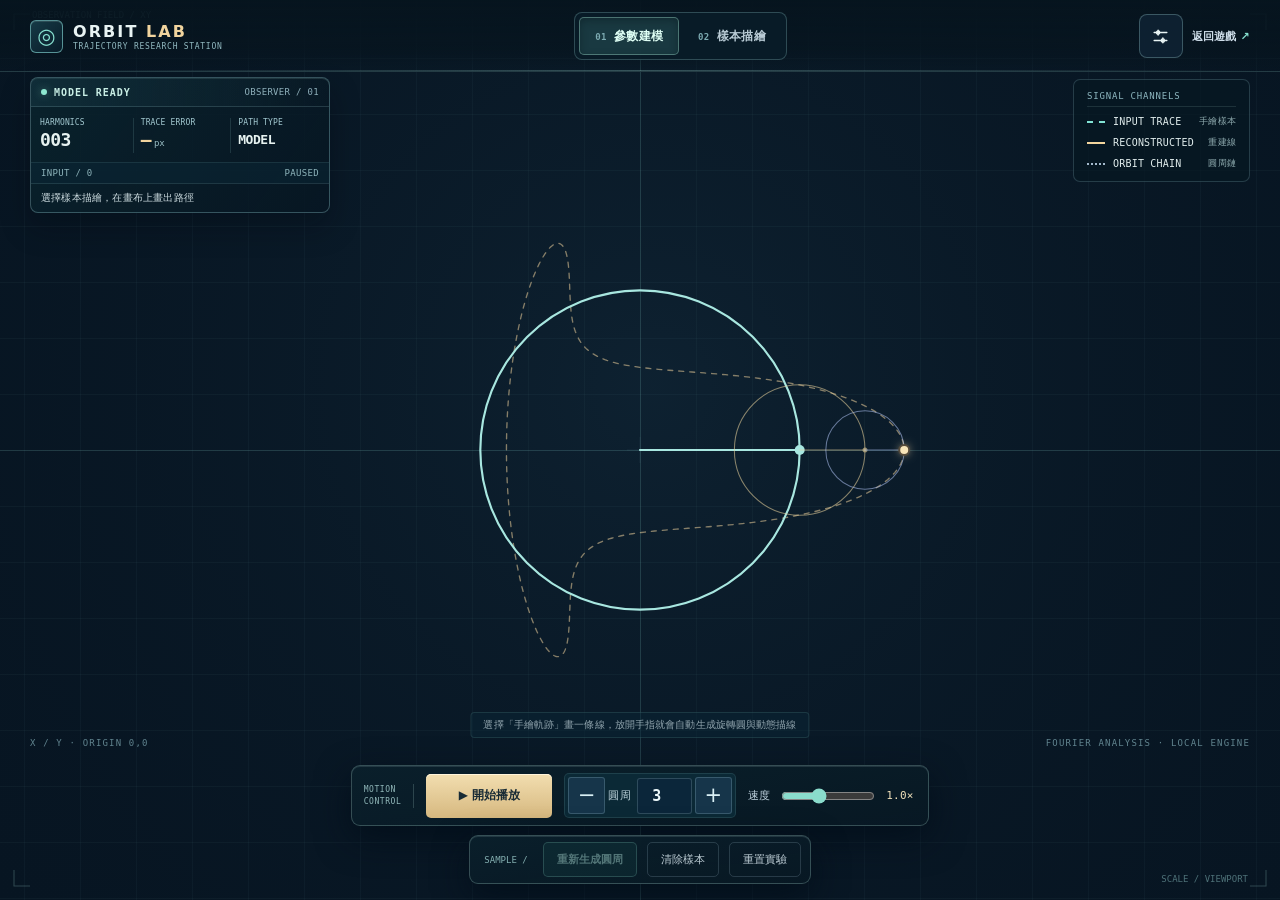
<file: experiment/index.html>
<!doctype html>
<html lang="zh-Hant"><head>
<meta charset="utf-8">
<meta name="viewport" content="width=device-width,initial-scale=1,viewport-fit=cover">
<meta name="theme-color" content="#07151d">
<meta name="description" content="ORBIT LAB：畫一條線，系統自動生成旋轉圓，沿著手繪軌跡運動並逐步描出實線。">
<title>ORBIT LAB｜軌跡實驗室</title>
<link rel="stylesheet" href="./style.css">
</head>
<body>
<main class="workspace">
 <header class="topbar">
  <a class="brand" href="../" aria-label="返回 ORBIT CODE 正式遊戲"><span class="mark">◎</span><span><strong>ORBIT <em>LAB</em></strong><small>TRAJECTORY RESEARCH STATION</small></span></a>
  <div class="modes" role="group" aria-label="操作模式">
   <button id="freeMode" class="mode current" type="button" aria-pressed="true"><span class="mode-code" aria-hidden="true">01</span> 參數建模</button>
   <button id="drawMode" class="mode" type="button" aria-pressed="false"><span class="mode-code" aria-hidden="true">02</span> 樣本描繪</button>
  </div>
  <div class="topactions">
   <button id="settingsBtn" class="iconbtn" type="button" aria-expanded="false" aria-controls="advancedPanel" aria-label="開啟細節設定" title="細節設定">
    <svg viewBox="0 0 24 24" aria-hidden="true"><path d="M4 7h16M4 17h16M9 4v6M15 14v6"/><circle cx="9" cy="7" r="2"/><circle cx="15" cy="17" r="2"/></svg>
   </button>
   <a class="back" href="../">返回遊戲 <span aria-hidden="true">↗</span></a>
  </div>
 </header>
 <section class="stage" id="stage" aria-label="軌跡運動畫布">
  <canvas id="plot" aria-label="自由模式顯示多個圓周運動，手繪模式可以直接在畫布上描繪軌跡。"></canvas>
  <div class="canvas-top">
   <div class="telemetry-panel" aria-label="軌跡實驗即時數據">
    <div class="telemetry-header"><span class="status-light" aria-hidden="true"></span><strong id="labState">MODEL READY</strong><span class="telemetry-id">OBSERVER / 01</span></div>
    <div class="telemetry-metrics">
     <div class="datum"><small>HARMONICS <span>圓數</span></small><strong id="labHarmonics">003</strong></div>
     <div class="datum"><small>TRACE ERROR <span>誤差</span></small><strong id="labError">—</strong><span class="unit">px</span></div>
     <div class="datum"><small>PATH TYPE <span>路徑</span></small><strong id="labPath">MODEL</strong></div>
    </div>
    <div class="telemetry-bottom"><span id="labSampleCount">INPUT / 0</span><span id="labPlayback">IDLE</span></div>
    <div id="status" class="status" role="status" aria-live="polite">選擇樣本描繪，在畫布上畫出路徑</div>
   </div>
   <div class="legend" aria-hidden="true">
    <span class="legend-title">SIGNAL CHANNELS</span>
    <span class="legend-row"><span class="swatch original"></span>INPUT TRACE <small>手繪樣本</small></span>
    <span class="legend-row"><span class="swatch track"></span>RECONSTRUCTED <small>重建線</small></span>
    <span class="legend-row"><span class="swatch orbit"></span>ORBIT CHAIN <small>圓周鏈</small></span>
   </div>
  </div>
  <div class="instrument-corner instrument-corner-bl" aria-hidden="true">X / Y · ORIGIN 0,0</div>
  <div class="instrument-corner instrument-corner-br" aria-hidden="true">FOURIER ANALYSIS · LOCAL ENGINE</div>
  <p id="canvasHint" class="hint">選擇「手繪軌跡」畫一條線，放開手指就會自動生成旋轉圓與動態描線</p>
  <aside id="advancedPanel" class="advanced" aria-label="進階圓周設定" hidden>
   <div class="panel-title"><h2><small>CALIBRATION / 02</small>圓周參數校正</h2><button id="closeSettings" type="button" class="close" aria-label="收起設定">×</button></div>
   <label class="rowlabel" for="wheelSelect">HARMONIC / 選擇圓周</label>
   <select id="wheelSelect" aria-label="選擇要調整的圓周"></select>
   <label class="rowlabel" for="radius">半徑 <output id="radiusOut">90</output></label>
   <input id="radius" type="range" min="0" max="300" step="1" value="90">
   <label class="rowlabel" for="radiusNumber">精確半徑</label><input id="radiusNumber" type="number" min="0" max="1000" step="1" value="90">
   <label class="rowlabel" for="frequency">頻率 / 旋轉方向</label>
   <input id="frequency" type="number" min="-2048" max="2048" step="1" value="1">
   <p class="help">正數順轉、負數逆轉；數值越大轉得越快。</p>
   <label class="rowlabel" for="phase">起始角度 <output id="phaseOut">0°</output></label>
   <input id="phase" type="range" min="-180" max="180" value="0" step="1">
   <div class="switches">
    <label><input id="showGrid" type="checkbox" checked> 顯示量測格線</label>
    <label><input id="showRings" type="checkbox" checked> 顯示圓周</label>
    <label><input id="showOriginal" type="checkbox" checked> 顯示手繪線</label>
    <label><input id="showForecast" type="checkbox" checked> 顯示預測線（完整路徑）</label>
   </div>
   <p class="help">此處的編輯只影響實驗，不會更改正式遊戲的關卡或存檔。</p>
  </aside>
 </section>
 <div class="bottom">
  <div class="primarycontrols">
   <span class="console-label" aria-hidden="true">MOTION<br>CONTROL</span>
   <button id="playBtn" class="play" type="button"><span aria-hidden="true">▶</span> <span id="playText">開始播放</span></button>
   <div class="count" role="group" aria-label="使用圓周數">
    <button id="minusBtn" type="button" aria-label="減少一個圓周">−</button>
    <label for="countInput">圓周 <input id="countInput" type="number" min="1" max="2048" step="1" value="3" inputmode="numeric"></label>
    <button id="plusBtn" type="button" aria-label="增加一個圓周">+</button>
   </div>
   <label class="speed" for="speedSlider">速度 <input id="speedSlider" type="range" min="10" max="250" value="100" step="10"><output id="speedOut">1.0×</output></label>
  </div>
  <div class="secondarycontrols">
   <span class="console-secondary-label" aria-hidden="true">SAMPLE /</span>
   <button id="generateBtn" class="generate" type="button" disabled>重新生成圓周</button>
   <button id="clearBtn" class="quiet" type="button">清除樣本</button>
   <button id="resetBtn" class="quiet" type="button">重置實驗</button>
  </div>
 </div>
</main>
<script src="./app.js"></script>
</body></html>
</file>
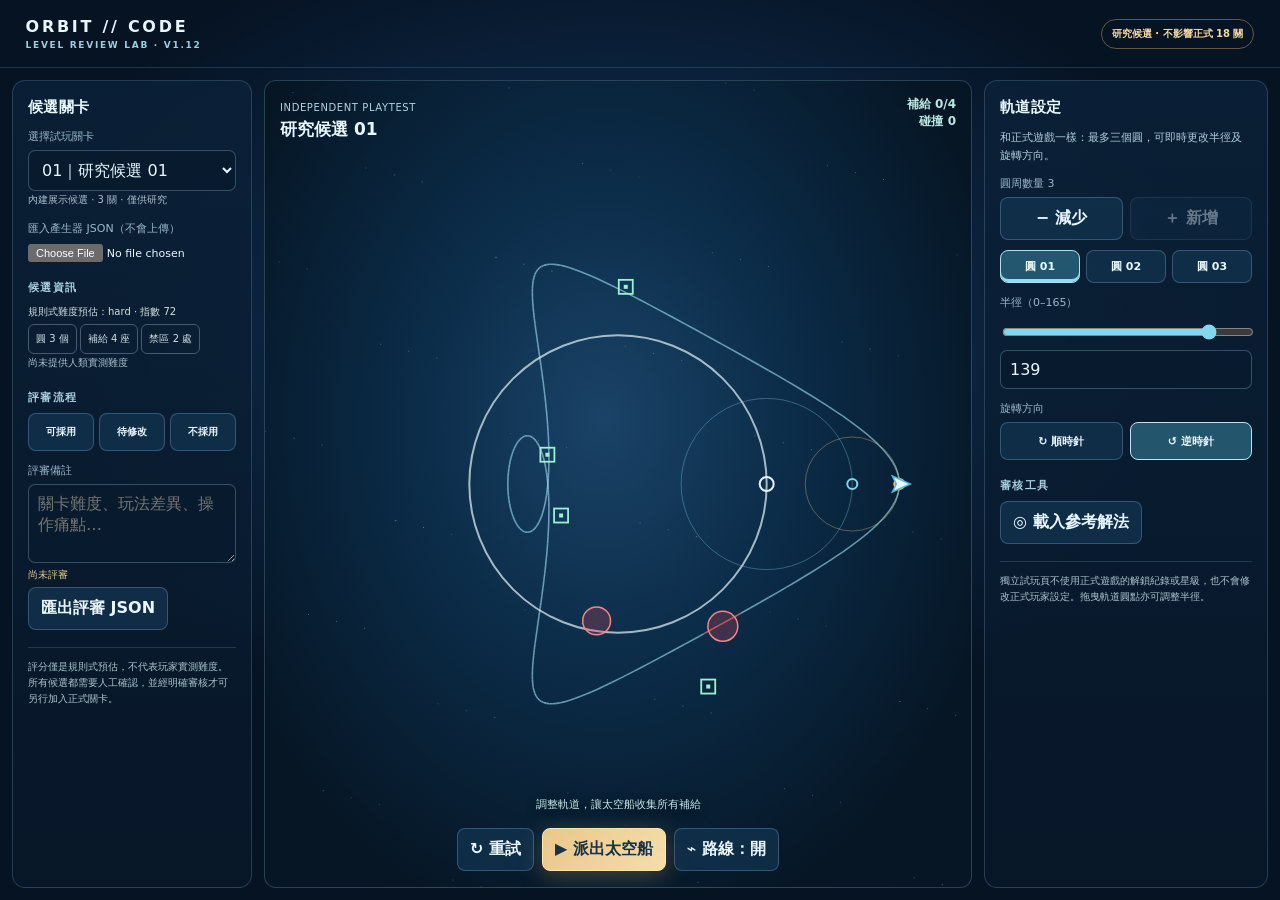
<file: lab/index.html>
<!doctype html>
<html lang="zh-Hant">
<head>
<meta charset="utf-8">
<meta name="viewport" content="width=device-width,initial-scale=1,viewport-fit=cover">
<meta name="theme-color" content="#071326">
<title>ORBIT // CODE — 候選關卡試玩室 V1.12</title>
<meta name="description" content="Orbit Guardians 獨立關卡試玩室；評估候選關卡，不寫入正式玩家進度。">
<style>
:root{color-scheme:dark;--bg:#071425;--ink:#e8f7ff;--muted:#99b8ca;--edge:#5684a780;--accent:#8ae2ee;--gold:#f6cc88}
*{box-sizing:border-box}
html,body{margin:0;min-height:100%;font-family:system-ui,-apple-system,"Noto Sans TC",sans-serif;color:var(--ink);background:var(--bg)}
body{background:radial-gradient(ellipse 60% 58% at 48% 37%,#173f66 0%,#0d2746 35%,#061323 80%),#061323}
button,select,input,textarea{font:inherit}
button,select,input[type=file],textarea,input[type=number]{color:var(--ink)}
button{cursor:pointer;border:1px solid var(--edge);border-radius:8px;background:#143450bd;padding:10px 12px;font-weight:600;min-height:38px}
button:hover:not(:disabled){border-color:#a8dbe7;background:#24516b}
button:disabled{opacity:.42;cursor:default}
button.primary{background:linear-gradient(120deg,#eac78c,#f5dda9);border-color:#ffe7ad;color:#173348;box-shadow:0 5px 23px #e4b86d45;font-weight:800}
button:focus-visible,select:focus-visible,input:focus-visible,textarea:focus-visible{outline:2px solid #9ce5ff;outline-offset:3px}
.site-header{height:68px;display:flex;align-items:center;justify-content:space-between;gap:12px;padding:13px clamp(14px,2vw,30px);border-bottom:1px solid #3f799456}
.brand{font-size:16px;letter-spacing:.17em;font-weight:850;white-space:nowrap}
.brand small{display:block;font-size:9px;letter-spacing:.19em;color:#9dcedd;margin-top:4px}
.review-only{color:#f1daa9;border:1px solid #b99c6680;padding:7px 10px;border-radius:100px;font-size:10px;font-weight:760;white-space:nowrap}
.workspace{min-height:calc(100dvh - 68px);display:grid;grid-template-columns:minmax(190px,240px) minmax(300px,1fr) minmax(226px,284px);gap:12px;padding:12px}
.rail{background:linear-gradient(180deg,#0b2138df,#08182ac9);border:1px solid #5f88a056;border-radius:13px;padding:15px;min-width:0}
.rail h2{font-size:15px;margin:2px 0 12px;letter-spacing:.03em}
.rail h3{font-size:11px;color:#a9d1df;text-transform:uppercase;letter-spacing:.12em;margin:18px 0 8px}
.label{font-size:11px;color:var(--muted);display:block;margin:12px 0 6px}
.rail p{font-size:11px;line-height:1.6;color:#b1cddd}
select,input[type=number],textarea{background:#081b2e;border:1px solid #668fa475;border-radius:7px;padding:9px;width:100%}
select{min-height:38px}
input[type=file]{max-width:100%;font-size:11px}
input[type=range]{width:100%;accent-color:#82d8ec;min-height:28px;cursor:pointer}
textarea{resize:vertical;min-height:79px}
.stack{display:flex;flex-direction:column;gap:8px}
.grid-two{display:grid;grid-template-columns:1fr 1fr;gap:7px}
.meta{font-size:10px;color:#aac2ce;line-height:1.8;overflow-wrap:anywhere}
.tag{font-size:10px;display:inline-block;border:1px solid #9cb8c267;border-radius:6px;padding:5px 7px;color:#d0dfe6;margin:3px 3px 0 0}
#sourceStatus[data-error=true]{color:#f5b6a3}
#reviewStatus{color:#e7cb93;font-size:10px;line-height:1.6;min-height:20px}
.board{position:relative;min-height:560px;overflow:hidden;border:1px solid #6292ab5b;border-radius:12px;
 background:radial-gradient(ellipse at 48% 42%,#1a4367 0%,#0b2b47 38%,#061625 79%);
 display:flex;flex-direction:column}
#previewCanvas{width:100%;height:100%;position:absolute;inset:0;display:block;touch-action:none}
.board-top{position:relative;z-index:1;display:flex;justify-content:space-between;gap:12px;padding:15px;pointer-events:none}
.board-top h1{font-size:17px;margin:3px 0 3px;max-width:380px}
.board-top small{font-size:10px;color:#aed5df;letter-spacing:.06em}
.board-top .progress{color:#bce8e3;font-size:12px;font-weight:750;text-align:right}
.board-foot{position:absolute;z-index:1;bottom:16px;left:50%;transform:translateX(-50%);
 display:flex;gap:8px;align-items:center;justify-content:center;width:calc(100% - 22px);pointer-events:none}
.board-foot button{pointer-events:auto;white-space:nowrap}
#status{position:absolute;z-index:1;bottom:75px;left:0;right:0;text-align:center;color:#c4e9e7;font-size:11px;pointer-events:none;text-shadow:0 2px 10px #03101c}
.rings{display:flex;gap:6px;flex-wrap:wrap;margin:10px 0}
.rings button{flex:1;min-width:45px;padding:8px 5px;min-height:33px;font-size:11px}
.rings button[aria-pressed=true]{border-color:#a6e5ee;color:#eaffff;background:#235770;box-shadow:inset 0 -3px #91ddef}
.direction-set{display:flex;gap:7px}
.direction-set button{flex:1;min-width:0;font-size:11px}
.direction-set button[aria-pressed=true]{border-color:#b9e6ed;background:#23556c}
#quality{color:#d2e3e4}
#quality strong{color:#f5da9e}
.flag{color:#e9ad98}
.report{display:grid;grid-template-columns:repeat(3,1fr);gap:5px}
.report button{padding:9px 2px;font-size:10px}
.report button[aria-pressed=true]{border-color:#e8d597;background:#62513a}
.footer-note{font-size:10px!important;color:#abc4cf!important;border-top:1px solid #50758d55;margin-top:17px;padding-top:11px}
@media(max-width:1050px){.workspace{grid-template-columns:minmax(155px,210px) minmax(280px,1fr) minmax(185px,240px);gap:8px;padding:8px}
.rail{padding:12px}.board{min-height:570px}.site-header{height:60px}.workspace{min-height:calc(100dvh - 60px)}}
@media(max-width:790px){.workspace{grid-template-columns:1fr 1fr;gap:9px}.board{grid-column:1/-1;grid-row:1;min-height:min(62dvh,540px)}
.rail{grid-row:2}.site-header{height:auto;min-height:58px}.review-only{font-size:9px}.brand{font-size:13px}
.board-foot button{padding:10px}.board-top h1{font-size:15px}}
@media(max-width:410px){.workspace{grid-template-columns:1fr}.board{grid-column:1;min-height:52dvh}.rail{grid-column:1;grid-row:auto}
.board-foot{gap:5px}.board-foot button{min-height:40px;font-size:11px;padding:8px}.review-only{font-size:8px;padding:5px}}
@media(prefers-reduced-motion:reduce){*{animation:none!important;transition:none!important}}
</style>
</head>
<body>
<header class="site-header">
 <div class="brand">ORBIT // CODE <small>LEVEL REVIEW LAB · V1.12</small></div>
 <span class="review-only">研究候選 · 不影響正式 18 關</span>
</header>
<main class="workspace">
 <aside class="rail">
  <h2>候選關卡</h2>
  <label class="label" for="stageSelect">選擇試玩關卡</label>
  <select id="stageSelect" aria-label="試玩關卡"></select>
  <div id="sourceStatus" class="meta" role="status">載入展示候選中…</div>
  <label class="label" for="sourceInput">匯入產生器 JSON（不會上傳）</label>
  <input id="sourceInput" type="file" accept=".json,application/json">
  <h3>候選資訊</h3>
  <div id="quality" class="meta">尚未載入</div>
  <div id="flags" class="meta"></div>
  <h3>評審流程</h3>
  <div class="report" id="reviewBtns">
   <button type="button" data-review="ACCEPT">可採用</button>
   <button type="button" data-review="REVISE">待修改</button>
   <button type="button" data-review="REJECT">不採用</button>
  </div>
  <label class="label" for="reviewNotes">評審備註</label>
  <textarea id="reviewNotes" maxlength="1200" placeholder="關卡難度、玩法差異、操作痛點…"></textarea>
  <div id="reviewStatus" role="status">僅保存在此瀏覽器</div>
  <button type="button" id="exportReview">匯出評審 JSON</button>
  <p class="footer-note">評分僅是規則式預估，不代表玩家實測難度。所有候選都需要人工確認，並經明確審核才可另行加入正式關卡。</p>
 </aside>
 <section class="board" aria-label="候選關卡軌道試玩">
  <canvas id="previewCanvas" aria-label="可拖曳軌道控制點的試玩畫面"></canvas>
  <div class="board-top">
   <div><small>INDEPENDENT PLAYTEST</small><h1 id="stageTitle">候選軌道</h1></div>
   <div class="progress"><div id="goalProgress">補給 0/0</div><div id="dangerProgress">碰撞 0</div></div>
  </div>
  <div id="status" role="status">調整半徑與方向，讓太空船收集補給</div>
  <nav class="board-foot" aria-label="試玩操作">
   <button id="resetBtn" type="button">↻ 重試</button>
   <button class="primary" id="playBtn" type="button">▶ 派出太空船</button>
   <button id="previewBtn" type="button" aria-pressed="true">⌁ 路線：開</button>
  </nav>
 </section>
 <aside class="rail">
  <h2>軌道設定</h2>
  <p>和正式遊戲一樣：最多三個圓，可即時更改半徑及旋轉方向。</p>
  <label class="label">圓周數量 <span id="wheelCount">1</span></label>
  <div class="grid-two"><button id="minusBtn" type="button">− 減少</button><button id="plusBtn" type="button">＋ 新增</button></div>
  <div class="rings" id="ringTabs" role="group" aria-label="選擇目前編輯的圓"></div>
  <label class="label" for="radiusSlider">半徑（0–165）</label>
  <input type="range" id="radiusSlider" min="0" max="165" step="1" value="90">
  <input id="radiusInput" type="number" min="0" max="165" step="1" value="90" aria-label="目前圓半徑數值">
  <label class="label">旋轉方向</label>
  <div class="direction-set">
   <button id="cwBtn" type="button" aria-pressed="true">↻ 順時針</button>
   <button id="ccwBtn" type="button" aria-pressed="false">↺ 逆時針</button>
  </div>
  <h3>審核工具</h3>
  <button type="button" id="hintBtn">◎ 載入參考解法</button>
  <div id="assistStatus" class="meta"></div>
  <p class="footer-note">獨立試玩頁不使用正式遊戲的解鎖紀錄或星級，也不會修改正式玩家設定。拖曳軌道圓點亦可調整半徑。</p>
 </aside>
</main>
<script>
(()=>{
'use strict';
const $=id=>document.getElementById(id),TAU=2*Math.PI,BASE=TAU/8;
const canvas=$('previewCanvas'),ctx=canvas.getContext('2d');
const COLORS=['#e3f1f8','#81d3ef','#f6cc88'];
let batch=null,index=0,level=null,wheels=[],selected=0,playing=false,cleared=false,showForecast=true;
let simTime=0,lastTime=0,hits=new Set(),collisions=0,hazardCooldown=0,assisted=false,drag=null,Width=0,Height=0,DPR=1,scale=1;
let reviews={};
try{const r=JSON.parse(localStorage.getItem('orbit-lab-reviews-v1')||'{}');if(r&&typeof r==='object'&&!Array.isArray(r))reviews=r}catch(e){}
const point=(time,ws)=>ws.reduce((p,w,i)=>({x:p.x+w.r*Math.cos(time*BASE*(i+1)*w.d),y:p.y+w.r*Math.sin(time*BASE*(i+1)*w.d)}),{x:0,y:0});
const distance=(a,b,p)=>{const dx=b.x-a.x,dy=b.y-a.y,den=dx*dx+dy*dy,t=den?Math.max(0,Math.min(1,((p.x-a.x)*dx+(p.y-a.y)*dy)/den)):0;return Math.hypot(a.x+t*dx-p.x,a.y+t*dy-p.y)};
const clamp=(v,min,max)=>Math.min(max,Math.max(min,v));
const isWheel=w=>w&&Number.isInteger(w.r)&&w.r>=0&&w.r<=165&&(w.d===1||w.d===-1);
function validate(input){
 if(!input||input.schema!=='orbit-research-candidates-v1'||input.status!=='REVIEW_ONLY_NOT_PUBLISHED'||!Array.isArray(input.candidates)||input.candidates.length<1||input.candidates.length>12)throw Error('不是有效的研究候選格式');
 const copy=JSON.parse(JSON.stringify(input));
 if(JSON.stringify(copy).length>250000)throw Error('檔案過大');
 for(const c of copy.candidates){
  if(!c||typeof c.name!=='string'||c.name.length>90||
    !Array.isArray(c.start)||!Array.isArray(c.refs)||c.start.length<1||c.start.length>3||
    c.refs.length<1||c.refs.length>3||!c.start.every(isWheel)||!c.refs.every(isWheel)||
    !Array.isArray(c.goals)||c.goals.length<2||c.goals.length>6||
    !c.goals.every(g=>Number.isFinite(g.x)&&Number.isFinite(g.y)&&Math.abs(g.x)<650&&Math.abs(g.y)<650)||
    !Array.isArray(c.hazards)||c.hazards.length>6||!c.hazards.every(h=>Number.isFinite(h.x)&&Number.isFinite(h.y)&&Number.isFinite(h.r)&&h.r>=0&&h.r<=40)||
    !Number.isFinite(c.captureRadius)||c.captureRadius<2||c.captureRadius>16||
    !Number.isFinite(c.max)||c.max<8||c.max>60)throw Error('候選關卡欄位不符合規格');
  if(c.review&&typeof c.review!=='object')throw Error('審核欄位格式錯誤');
 }
 return copy;
}
function idFor(){return level&&level.review&&typeof level.review.id==='string'?level.review.id:'candidate-'+index+'-'+level.name}
function persistReview(){
 try{localStorage.setItem('orbit-lab-reviews-v1',JSON.stringify(reviews))}catch(e){}
}
function loadNotes(){
 const value=reviews[idFor()]||{};
 $('reviewNotes').value=value.notes||'';
 $('reviewBtns').querySelectorAll('button').forEach(b=>b.setAttribute('aria-pressed',String(b.dataset.review===value.decision)));
 $('reviewStatus').textContent=value.decision?'已記錄：'+value.decision+'（只保存在此瀏覽器）':'尚未評審';
}
function setBatch(input,source){
 batch=validate(input);
 $('stageSelect').replaceChildren();
 batch.candidates.forEach((c,i)=>{
  const o=document.createElement('option');o.value=String(i);
  o.textContent=(i+1).toString().padStart(2,'0')+'｜'+c.name;
  $('stageSelect').append(o);
 });
 $('sourceStatus').textContent=source+' · '+batch.candidates.length+' 關 · 僅供研究';
 $('sourceStatus').dataset.error='false';
 setStage(0);
}
function setStage(i){
 if(!batch)return;
 index=clamp(Number(i)||0,0,batch.candidates.length-1);
 level=batch.candidates[index];$('stageSelect').value=String(index);
 wheels=level.start.map(w=>({...w}));selected=0;assisted=false;showForecast=true;
 $('previewBtn').setAttribute('aria-pressed','true');$('previewBtn').textContent='⌁ 路線：開';
 $('stageTitle').textContent=level.name;
 const review=level.review||{};
 $('quality').replaceChildren();
 const title=document.createElement('div');
 title.textContent='規則式難度預估：'+(review.roughBand||batch.difficulty||'未評級')+' · 指數 '+(review.challengeIndex??'—');
 $('quality').append(title);
 for(const text of ['圓 '+level.refs.length+' 個','補給 '+level.goals.length+' 座','禁區 '+level.hazards.length+' 處']){
  const el=document.createElement('span');el.className='tag';el.textContent=text;$('quality').append(el);
 }
 $('flags').textContent=review.reviewFlags?.length?'待檢查：'+review.reviewFlags.join(', '):'尚未提供人類實測難度';
 $('assistStatus').textContent='';
 loadNotes();reset();
}
function updateControls(){
 $('wheelCount').textContent=String(wheels.length);
 $('plusBtn').disabled=wheels.length>=3;$('minusBtn').disabled=wheels.length<=1;
 $('ringTabs').replaceChildren();
 wheels.forEach((_,i)=>{
  const btn=document.createElement('button');btn.type='button';
  btn.textContent='圓 '+String(i+1).padStart(2,'0');
  btn.setAttribute('aria-pressed',String(selected===i));
  btn.addEventListener('click',()=>{selected=i;updateControls();draw()});
  $('ringTabs').append(btn);
 });
 const w=wheels[selected];if(!w)return;
 $('radiusSlider').value=String(w.r);$('radiusInput').value=String(w.r);
 $('cwBtn').setAttribute('aria-pressed',String(w.d===1));
 $('ccwBtn').setAttribute('aria-pressed',String(w.d===-1));
}
function setRadius(v){
 const n=Number(v);if(!Number.isFinite(n))return;
 wheels[selected].r=clamp(Math.round(n),0,165);
 updateControls();draw();
}
function setDir(d){
 wheels[selected].d=d;updateControls();draw();
}
function reset(){
 playing=false;cleared=false;simTime=0;lastTime=0;hits.clear();
 collisions=0;hazardCooldown=0;
 $('playBtn').textContent='▶ 派出太空船';
 $('status').textContent='調整軌道，讓太空船收集所有補給';
 updateProgress();updateControls();draw();
}
function updateProgress(){
 $('goalProgress').textContent='補給 '+hits.size+'/'+(level?.goals.length??0);
 $('dangerProgress').textContent='碰撞 '+collisions;
}
function sx(x){return Width/2+x*scale}function sy(y){return Height/2+y*scale}
function fromPoint(x,y){return {x:(x-Width/2)/scale,y:(y-Height/2)/scale}}
function fit(){
 const box=canvas.getBoundingClientRect();Width=box.width;Height=box.height;
 DPR=Math.min(window.devicePixelRatio||1,2);
 canvas.width=Math.max(1,Math.round(Width*DPR));canvas.height=Math.max(1,Math.round(Height*DPR));
 ctx.setTransform(DPR,0,0,DPR,0,0);
 scale=Math.min(Width/660,Height/640);
 draw();
}
function draw(){
 if(!Width||!Height||!level)return;
 ctx.clearRect(0,0,Width,Height);
 const starTime=performance.now();
 ctx.save();
 for(let i=0;i<82;i++){
  const x=(i*129.7+27)%Width,y=(i*89.3+11)%Height;
  const a=.18+((i*11)%23)/100;
  ctx.fillStyle='rgba(206,234,250,'+a+')';ctx.fillRect(x,y,i%7===0?1.6:1,1);
 }
 ctx.restore();
 // Forecast remains authoritative: do not smooth geometry or goal positions.
 if(showForecast){
  const steps=260;
  for(let j=1;j<=steps;j++){
   const a=point((j-1)*8/steps,wheels),b=point(j*8/steps,wheels);
   const risky=level.hazards.some(h=>distance(a,b,h)<=h.r+4);
   ctx.beginPath();ctx.moveTo(sx(a.x),sy(a.y));ctx.lineTo(sx(b.x),sy(b.y));
   ctx.lineWidth=1.6;ctx.strokeStyle=risky?'#fa7774ad':'#9ddcf0a0';
   ctx.stroke();
  }
 }
 let center={x:0,y:0};
 wheels.forEach((w,i)=>{
  const a=simTime*BASE*(i+1)*w.d;
  const handle={x:center.x+w.r*Math.cos(a),y:center.y+w.r*Math.sin(a)};
  ctx.save();
  ctx.beginPath();ctx.arc(sx(center.x),sy(center.y),w.r*scale,0,TAU);
  ctx.strokeStyle=COLORS[i]+(i===selected?'b5':'59');ctx.lineWidth=i===selected?2:1;
  ctx.stroke();
  ctx.beginPath();ctx.arc(sx(handle.x),sy(handle.y),i===selected?7:5,0,TAU);
  ctx.strokeStyle=COLORS[i];ctx.lineWidth=2;ctx.stroke();
  ctx.restore();
  center=handle;
 });
 const ship=point(simTime,wheels);
 ctx.save();
 ctx.translate(sx(ship.x),sy(ship.y));ctx.rotate(Math.PI/2+simTime*.7);
 ctx.fillStyle='#e7faff';ctx.strokeStyle='#5ab3d0';ctx.lineWidth=1.5;
 ctx.beginPath();ctx.moveTo(0,-11);ctx.lineTo(8,7);ctx.lineTo(0,3);ctx.lineTo(-8,7);ctx.closePath();ctx.fill();ctx.stroke();
 ctx.restore();
 level.hazards.forEach(h=>{
  ctx.save();ctx.beginPath();ctx.arc(sx(h.x),sy(h.y),h.r*scale,0,TAU);
  ctx.fillStyle='#d3485a45';ctx.strokeStyle='#f98584';ctx.lineWidth=1.5;
  ctx.fill();ctx.stroke();ctx.restore();
 });
 level.goals.forEach((g,i)=>{
  ctx.save();ctx.translate(sx(g.x),sy(g.y));
  ctx.strokeStyle=hits.has(i)?'#6bb6a0':'#9cf1d1';ctx.lineWidth=1.8;
  ctx.globalAlpha=hits.has(i)?.28:1;
  ctx.strokeRect(-7,-7,14,14);ctx.fillStyle='#9cf1d1';ctx.fillRect(-2,-2,4,4);
  ctx.restore();
 });
}
function collisionChecks(from,to){
 level.goals.forEach((g,i)=>{if(!hits.has(i)&&distance(from,to,g)<=level.captureRadius)hits.add(i)});
 const risk=level.hazards.some(h=>distance(from,to,h)<=h.r+4);
 if(risk&&hazardCooldown<=0){collisions++;hazardCooldown=.7}
 updateProgress();
 if(hits.size===level.goals.length&&!cleared){
  cleared=true;$('status').textContent='✓ 候選解法可完成 · 請記錄實際操作感受';
 }
}
function frame(time){
 if(playing&&level){
  const delta=lastTime?Math.min(.05,(time-lastTime)/1000):0;
  const previous=point(simTime,wheels);
  simTime+=delta;
  // Eight seconds is one complete cycle at fixed 1x/2x/3x frequencies.
  if(simTime>=8)simTime-=8;
  const next=point(simTime,wheels);
  if(delta>0)collisionChecks(previous,next);
  hazardCooldown=Math.max(0,hazardCooldown-delta);
  if(!cleared&&simTime>=7.99)$('status').textContent='可繼續調整並試跑';
 }
 lastTime=time;draw();requestAnimationFrame(frame);
}
function handles(){
 let c={x:0,y:0};const result=[];
 wheels.forEach((w,i)=>{
  const angle=simTime*BASE*(i+1)*w.d;
  const h={x:c.x+w.r*Math.cos(angle),y:c.y+w.r*Math.sin(angle)};
  result.push({index:i,center:c,handle:h});c=h;
 });
 return result;
}
function pointer(e){
 const box=canvas.getBoundingClientRect();
 return fromPoint(e.clientX-box.left,e.clientY-box.top);
}
canvas.addEventListener('pointerdown',e=>{
 const p=pointer(e),list=handles(),target=list.findLast(h=>Math.hypot(h.handle.x-p.x,h.handle.y-p.y)<22/Math.max(scale,.15));
 if(!target)return;
 selected=target.index;drag=target;canvas.setPointerCapture(e.pointerId);
 updateControls();draw();
});
canvas.addEventListener('pointermove',e=>{
 if(!drag)return;
 const p=pointer(e);
 wheels[selected].r=clamp(Math.round(Math.hypot(drag.center.x-p.x,drag.center.y-p.y)),0,165);
 updateControls();draw();
});
for(const type of ['pointerup','pointercancel'])canvas.addEventListener(type,e=>{drag=null;if(canvas.hasPointerCapture(e.pointerId))canvas.releasePointerCapture(e.pointerId)});
$('stageSelect').addEventListener('change',e=>setStage(e.target.value));
$('radiusSlider').addEventListener('input',e=>setRadius(e.target.value));
$('radiusInput').addEventListener('change',e=>setRadius(e.target.value));
$('minusBtn').addEventListener('click',()=>{if(wheels.length<=1)return;wheels.pop();selected=Math.min(selected,wheels.length-1);updateControls();draw()});
$('plusBtn').addEventListener('click',()=>{if(wheels.length>=3)return;wheels.push({r:40,d:1});selected=wheels.length-1;updateControls();draw()});
$('cwBtn').addEventListener('click',()=>setDir(1));
$('ccwBtn').addEventListener('click',()=>setDir(-1));
$('resetBtn').addEventListener('click',reset);
$('playBtn').addEventListener('click',()=>{
 playing=!playing;$('playBtn').textContent=playing?'Ⅱ 暫停':'▶ 繼續飛行';lastTime=0;
});
$('previewBtn').addEventListener('click',()=>{
 showForecast=!showForecast;
 $('previewBtn').textContent=showForecast?'⌁ 路線：開':'⌁ 路線：關';
 $('previewBtn').setAttribute('aria-pressed',String(showForecast));draw();
});
$('hintBtn').addEventListener('click',()=>{
 wheels=level.refs.map(w=>({...w}));selected=0;assisted=true;
 $('assistStatus').textContent='已載入候選參考配置（本次評審標記為使用提示）';
 reset();
});
$('reviewBtns').addEventListener('click',e=>{
 const btn=e.target.closest('button[data-review]');if(!btn||!level)return;
 const key=idFor(),existing=reviews[key]||{};
 reviews[key]={...existing,decision:btn.dataset.review,notes:$('reviewNotes').value,
  usedReference:assisted,sourceSeed:batch.seed??null,levelName:level.name};
 persistReview();loadNotes();
});
$('reviewNotes').addEventListener('change',()=>{
 if(!level)return;const key=idFor(),old=reviews[key]||{};
 reviews[key]={...old,notes:$('reviewNotes').value,usedReference:assisted,
  sourceSeed:batch.seed??null,levelName:level.name};
 persistReview();loadNotes();
});
$('exportReview').addEventListener('click',()=>{
 const result={schema:'orbit-human-review-v1',purpose:'HUMAN_REVIEW_ONLY',source:batch?.seed??null,
  reviewCount:Object.keys(reviews).length,reviews};
 const blob=new Blob([JSON.stringify(result,null,2)],{type:'application/json'});
 const url=URL.createObjectURL(blob),a=document.createElement('a');
 a.href=url;a.download='orbit-human-review.json';a.click();
 setTimeout(()=>URL.revokeObjectURL(url),1000);
});
$('sourceInput').addEventListener('change',async e=>{
 const file=e.target.files?.[0];if(!file)return;
 try{
  if(file.size>250000)throw Error('檔案不可超過 250 KB');
  const json=JSON.parse(await file.text());setBatch(json,file.name);
 }catch(err){$('sourceStatus').textContent='匯入失敗：'+err.message;$('sourceStatus').dataset.error='true'}
});
window.addEventListener('resize',fit);
new ResizeObserver(fit).observe(canvas);
window.__ORBIT_LAB_DEBUG__={validate,setBatch,setStage,point,get state(){return {index,wheels,playing,cleared,collisions,hits:hits.size,assisted,reviewKeys:Object.keys(reviews)}}};
fetch('./sample-candidates.json').then(r=>{if(!r.ok)throw Error('展示候選檔案未找到');return r.json()})
 .then(data=>setBatch(data,'內建展示候選')).catch(err=>{$('sourceStatus').textContent=err.message;$('sourceStatus').dataset.error='true'});
requestAnimationFrame(frame);
})();
</script>
</body>
</html>
</file>
<file: experiment/style.css>
:root{color-scheme:dark;--bg:#071321;--panel:rgba(10,25,42,.94);--line:rgba(154,183,200,.27);--text:#eaf3f7;--muted:#99b0bf;--aqua:#93e5d9;--warm:#f0d39b;font-family:ui-sans-serif,system-ui,-apple-system,"PingFang TC","Microsoft JhengHei",sans-serif}
*{box-sizing:border-box}html,body{margin:0;width:100%;height:100%;overflow:hidden;overscroll-behavior:none}body{color:var(--text);background:var(--bg)}button,input,select{font:inherit}button{cursor:pointer}button:disabled{opacity:.42;cursor:not-allowed}button:focus-visible,input:focus-visible,select:focus-visible,a:focus-visible{outline:2px solid var(--warm);outline-offset:3px}a{color:inherit;text-decoration:none}
.workspace{height:100dvh;height:100vh;height:100dvh;position:relative;isolation:isolate;overflow:hidden;background:radial-gradient(ellipse at 51% 38%,#11243a,#07121f 73%)}
.topbar{position:absolute;z-index:15;top:0;left:0;right:0;height:72px;padding:calc(9px + env(safe-area-inset-top,0px)) clamp(12px,2.5vw,30px) 8px;display:flex;align-items:center;justify-content:space-between;gap:10px;background:linear-gradient(180deg,rgba(5,14,25,.94),rgba(5,14,25,.18));}
.brand{display:flex;align-items:center;gap:9px;min-width:155px}.brand .mark{font-size:29px;line-height:1;color:var(--aqua)}.brand span:last-child{display:flex;flex-direction:column;gap:1px}.brand strong{font-size:17px;letter-spacing:.09em;white-space:nowrap}.brand em{font-style:normal;color:var(--warm)}.brand small{font-size:10px;color:var(--muted);letter-spacing:.11em}
.modes{display:flex;gap:3px;padding:4px;border:1px solid var(--line);background:rgba(16,32,50,.82);border-radius:12px}.mode{border:0;border-radius:8px;padding:9px 16px;background:transparent;color:#b9cbd5;font-size:12px;white-space:nowrap}.mode.current{background:rgba(138,218,207,.17);color:#ddfff8;font-weight:740;box-shadow:inset 0 0 0 1px rgba(153,227,216,.27)}
.topactions{display:flex;align-items:center;gap:9px}.back{font-size:11px;font-weight:650;color:#d0dfeb;white-space:nowrap}.back span{color:var(--aqua)}.iconbtn{width:41px;height:41px;border-radius:10px;border:1px solid var(--line);background:rgba(16,36,55,.75);color:var(--text);display:grid;place-items:center}.iconbtn[aria-expanded=true]{border-color:var(--aqua);color:var(--aqua)}.iconbtn svg{width:19px;height:19px;fill:none;stroke:currentColor;stroke-width:1.8;stroke-linecap:round;stroke-linejoin:round}
.stage{position:absolute;inset:0;overflow:hidden}#plot{display:block;width:100%;height:100%;touch-action:none;cursor:crosshair}
.canvas-top{position:absolute;pointer-events:none;top:calc(77px + env(safe-area-inset-top,0px));left:clamp(12px,2.5vw,30px);right:clamp(12px,2.5vw,30px);display:flex;justify-content:space-between;align-items:start;gap:12px}
.status{font-size:11px;color:#cbdae3;letter-spacing:.02em;padding:7px 9px;border:1px solid rgba(141,180,199,.17);border-radius:8px;background:rgba(4,17,30,.64);max-width:min(69vw,420px);text-overflow:ellipsis;white-space:nowrap;overflow:hidden}
.legend{display:flex;align-items:center;gap:5px;font-size:10px;color:#a5b8c5;white-space:nowrap;margin-top:8px}.swatch{width:17px;border-top:2px solid}.track{border-color:#f2d59e}.original{border-top:2px dashed #81e3d4}
.hint{position:absolute;bottom:clamp(143px,18vh,198px);left:50%;transform:translateX(-50%);font-size:11px;color:#b7cbd3;text-align:center;margin:0;max-width:90%;pointer-events:none;white-space:nowrap;opacity:.78}
.advanced{position:absolute;z-index:12;top:calc(77px + env(safe-area-inset-top,0px));right:clamp(12px,2.5vw,30px);bottom:138px;width:min(290px,calc(100vw - 24px));min-height:0;overflow:auto;padding:17px;border:1px solid rgba(159,199,207,.36);border-radius:15px;background:var(--panel);backdrop-filter:blur(16px);-webkit-backdrop-filter:blur(16px);box-shadow:0 18px 42px rgba(1,7,17,.48);scrollbar-width:thin}
.advanced[hidden]{display:none}.panel-title{display:flex;justify-content:space-between;align-items:center;gap:8px;margin-bottom:16px}.panel-title h2{font-size:15px;margin:0;font-weight:750}.close{background:transparent;border:0;color:#ccdae1;font-size:26px;width:36px;height:36px}.rowlabel{display:flex;justify-content:space-between;align-items:center;font-size:12px;color:#d3e4eb;margin-top:12px;margin-bottom:7px}.rowlabel output{font-variant-numeric:tabular-nums;color:var(--aqua)}
.advanced select,.advanced input[type=number]{width:100%;height:40px;background:#102b40;color:var(--text);border:1px solid rgba(144,188,205,.4);border-radius:8px;padding:0 9px;font-variant-numeric:tabular-nums}.advanced input[type=range]{width:100%;accent-color:#9be1d3;min-height:22px}.help{font-size:10px;color:var(--muted);line-height:1.65;margin:7px 0}.switches{display:grid;gap:12px;border-top:1px solid var(--line);margin-top:17px;padding-top:15px}.switches label{font-size:12px;color:#d1e0e7;display:flex;align-items:center;gap:9px}.switches input{accent-color:#9de2d3;width:17px;height:17px}
.bottom{position:absolute;z-index:11;left:50%;bottom:calc(16px + env(safe-area-inset-bottom,0px));transform:translateX(-50%);width:min(840px,calc(100vw - 24px));display:flex;flex-direction:column;align-items:center;gap:9px;pointer-events:none}
.primarycontrols,.secondarycontrols{pointer-events:auto;display:flex;align-items:center;justify-content:center;gap:10px;padding:9px 11px;border:1px solid var(--line);border-radius:14px;background:rgba(7,23,38,.93);-webkit-backdrop-filter:blur(14px);backdrop-filter:blur(14px);box-shadow:0 11px 28px rgba(1,9,17,.26);max-width:100%}
.primarycontrols{width:auto}.secondarycontrols{background:rgba(7,23,38,.83)}.play{border:0;border-radius:9px;background:linear-gradient(#f1ddb5,#d7bd89);color:#182b35;font-size:12px;font-weight:790;height:43px;min-width:126px;padding:0 15px;white-space:nowrap}.play span:first-child{font-size:12px}
.count{display:flex;align-items:center;gap:3px;background:rgba(35,58,77,.53);border-radius:9px;padding:3px}.count button{width:37px;height:37px;background:#16354a;border:1px solid rgba(135,176,189,.30);border-radius:7px;color:#d9f0f5;font-size:21px;line-height:1}.count label{font-size:11px;color:#bdd3db;display:flex;align-items:center;gap:6px;white-space:nowrap}.count input{width:55px;height:36px;background:#0b263a;color:#edf8fa;border:1px solid rgba(147,182,191,.26);border-radius:6px;text-align:center;font-size:15px;font-weight:750;font-variant-numeric:tabular-nums}
.speed{display:flex;align-items:center;gap:9px;color:#bed2de;font-size:11px;white-space:nowrap}.speed input{width:94px;accent-color:#a7d6d1}.speed output{font-variant-numeric:tabular-nums;width:30px;color:#f0e1ba}
.secondarycontrols button{height:33px;border-radius:7px;padding:0 13px;font-size:11px;white-space:nowrap}.generate{color:#baf3e8;background:rgba(29,95,88,.34);border:1px solid rgba(139,219,201,.55);font-weight:740}.quiet{color:#bbcbd3;background:transparent;border:1px solid rgba(145,172,185,.23)}.quiet:hover:not(:disabled){border-color:#9ebdc9}
@media(max-width:720px){.topbar{height:64px}.brand{min-width:0}.brand strong{font-size:14px}.brand .mark{font-size:23px}.brand small{font-size:9px}.back{display:none}.mode{padding:10px 11px}.modes{margin-left:auto}.canvas-top{top:calc(70px + env(safe-area-inset-top,0px))}.advanced{top:auto;left:10px;right:10px;width:auto;bottom:calc(145px + env(safe-area-inset-bottom,0px));max-height:55vh;min-height:0}.bottom{gap:7px;bottom:calc(10px + env(safe-area-inset-bottom,0px))}.primarycontrols{width:100%;gap:6px;padding:8px;justify-content:space-between}.play{min-width:112px;height:44px;padding:0 9px}.count button{width:34px;height:37px}.count input{width:46px}.count label{gap:3px}.speed{gap:4px}.speed input{width:clamp(40px,10vw,72px)}.secondarycontrols{gap:5px;padding:6px 8px}.secondarycontrols button{padding:0 8px;height:33px}.hint{bottom:144px;white-space:normal;width:85%}.legend{display:none}}
@media(max-width:410px){.topbar{gap:5px;padding-left:10px;padding-right:10px}.brand{gap:4px}.brand strong{font-size:12px;letter-spacing:.04em}.brand small{font-size:9px;letter-spacing:0}.mark{font-size:20px}.modes{padding:3px;gap:1px}.mode{font-size:11px;padding:9px 7px}.iconbtn{width:37px;height:37px}.primarycontrols{flex-wrap:wrap;justify-content:center;gap:7px}.play{flex:1;min-width:115px}.count{flex:1;justify-content:center}.speed{width:100%;justify-content:center;min-height:25px}.speed input{width:100px}.advanced{bottom:calc(177px + env(safe-area-inset-bottom,0px));max-height:49vh}.hint{bottom:178px}.secondarycontrols button{font-size:10px;padding:0 7px}}
@media(max-height:540px){.topbar{height:53px;padding-top:4px;padding-bottom:4px}.canvas-top{top:56px}.bottom{bottom:6px;gap:4px}.primarycontrols{padding:4px 8px}.secondarycontrols{padding:3px 7px}.secondarycontrols button{height:28px}.advanced{top:56px;bottom:115px;max-height:none}.hint{bottom:108px}}
@media(prefers-reduced-motion:reduce){*,*:before,*:after{scroll-behavior:auto!important;animation:none!important;transition:none!important}}

/* V1.20 — Drawing is one gesture. Show only the action needed while drawing. */
.workspace[data-mode="draw"] .count{display:none}
.workspace[data-mode="draw"] .secondarycontrols{opacity:.7}
.workspace[data-mode="draw"] #generateBtn{display:none}
.workspace[data-mode="draw"] .hint{color:#d8f9f2;opacity:1}
.workspace[data-mode="free"] .hint{max-width:min(550px,91vw);overflow:hidden;text-overflow:ellipsis}
@media(max-width:860px){
 .workspace[data-mode="draw"] .primarycontrols{max-width:calc(100vw - 24px)}
 .workspace[data-mode="draw"] .hint{white-space:normal;line-height:1.5;bottom:clamp(134px,20vh,177px)}
}

/* V1.21 — research instrument language; restrained, legible and single-screen. */
:root{--bg:#06151e;--panel:rgba(8,25,36,.96);--line:rgba(121,171,184,.31);
 --text:#e8f3f3;--muted:#9ebbc3;--aqua:#87e0d0;--warm:#f1d49e;
 --mono:ui-monospace,"SFMono-Regular",Menlo,Consolas,monospace}
.workspace{background:radial-gradient(ellipse 70% 75% at 53% 42%,#12313e,#071821 75%)}
.topbar{
 border-bottom:1px solid rgba(135,189,195,.23);
 background:linear-gradient(180deg,rgba(6,20,30,.97),rgba(6,20,30,.77) 68%,rgba(6,20,30,.13));
}
.topbar:after{content:"";position:absolute;bottom:0;left:20px;right:20px;
 height:1px;background:linear-gradient(90deg,transparent,#9fe0d54b,transparent);pointer-events:none}
.brand{gap:10px}
.brand .mark{width:33px;height:33px;font-size:21px;border:1px solid #7fcccaa3;
 border-radius:6px;display:grid;place-items:center;background:linear-gradient(140deg,#163a46,#081c29);
 box-shadow:inset 0 1px #d5ffef21}
.brand strong{font-size:16px;font-weight:770;letter-spacing:.13em}
.brand small{font-size:8px;font-family:var(--mono);letter-spacing:.09em;color:#91b9c0}
.modes{border-radius:8px;background:rgba(9,28,40,.93);border-color:#67959a66}
.mode{min-height:38px;border-radius:5px;font-weight:650;letter-spacing:.02em}
.mode-code{font-family:var(--mono);font-size:9px;color:#7dabb2;padding-right:3px}
.mode.current{color:#dffff5;background:rgba(88,166,160,.22);
 box-shadow:inset 0 0 0 1px #9edbca68,inset 0 3px 9px #091b2088}
.iconbtn{height:44px;width:44px;border-radius:8px;border-color:#80aeb165}
.back{font-size:11px;letter-spacing:.02em}
.canvas-top{align-items:start;gap:10px}
.telemetry-panel{width:min(300px,48vw);padding:0;
 background:linear-gradient(125deg,rgba(10,35,45,.91),rgba(7,22,34,.82));
 border:1px solid rgba(126,176,183,.39);border-radius:8px;overflow:hidden;
 box-shadow:0 14px 30px rgba(0,8,15,.28),inset 0 1px #c3ecdf22}
.telemetry-header{display:flex;align-items:center;gap:7px;min-height:29px;
 padding:7px 10px;border-bottom:1px solid rgba(150,192,199,.2);
 background:linear-gradient(90deg,#17394577,transparent)}
.telemetry-header strong{font-size:10px;letter-spacing:.095em;
 font-family:var(--mono);color:#c8eee5}
.status-light{width:6px;height:6px;border-radius:50%;background:#8de8d0;
 box-shadow:0 0 9px #8de8d06a;flex:none}
.telemetry-id{margin-left:auto;color:#8eafba;font:9px var(--mono);
 white-space:nowrap;letter-spacing:.035em}
.telemetry-metrics{display:grid;grid-template-columns:.95fr 1fr .92fr;
 gap:0;padding:11px 9px 9px}
.datum{padding:0 7px;min-width:0;border-left:1px solid rgba(126,182,183,.18)}
.datum:first-child{border-left:0;padding-left:0}
.datum small{display:block;color:#a2c8d0;font:8px var(--mono);
 letter-spacing:.02em;white-space:nowrap}
.datum small span{display:none}
.datum strong{display:inline-block;color:#e6f2f0;font:650 18px/1.45 var(--mono);
 font-variant-numeric:tabular-nums;letter-spacing:-.035em}
.datum:nth-child(2) strong{color:var(--warm)}
.datum:nth-child(3) strong{font-size:13px;line-height:2}
.datum strong[data-quality="good"]{color:#91edc8}
.datum strong[data-quality="fair"]{color:#f1d49e}
.datum strong[data-quality="poor"]{color:#f49f8d}
.datum .unit{font:9px var(--mono);color:#9abec4;padding-left:3px}
.telemetry-bottom{display:flex;justify-content:space-between;gap:7px;
 padding:5px 10px;color:#8eb4bb;background:#0b273588;
 border-top:1px solid rgba(133,183,186,.13);font:9px var(--mono);
 letter-spacing:.035em}
.status{margin:0;padding:7px 10px;max-width:none;width:100%;
 background:transparent;border:0;border-top:1px solid rgba(121,175,184,.2);
 color:#ccdbdf;font-size:10px;white-space:nowrap;overflow:hidden;text-overflow:ellipsis;
 border-radius:0}
.legend{display:flex;flex-direction:column;align-items:stretch;gap:8px;margin-top:2px;
 min-width:177px;padding:11px 13px;background:rgba(7,24,35,.68);
 border:1px solid rgba(130,177,187,.25);border-radius:7px}
.legend-title{font:9px var(--mono);letter-spacing:.09em;color:#8db6bf;
 padding-bottom:5px;border-bottom:1px solid #91b8b32b}
.legend-row{display:flex;align-items:center;gap:8px;font:10px var(--mono);
 letter-spacing:.02em;color:#e1eded;white-space:nowrap}
.legend-row small{margin-left:auto;color:#8fabaf;font:9px ui-sans-serif,system-ui,sans-serif}
.swatch{width:18px;flex:none}
.swatch.orbit{border-color:#a4bacd;border-top-style:dotted}
.instrument-corner{position:absolute;bottom:152px;z-index:2;pointer-events:none;
 color:#83aeb8;font:9px var(--mono);letter-spacing:.13em;opacity:.72}
.instrument-corner-bl{left:clamp(12px,2.5vw,30px)}
.instrument-corner-br{right:clamp(12px,2.5vw,30px)}
.advanced{background:linear-gradient(165deg,rgba(10,36,44,.975),rgba(8,23,35,.97));
 border-radius:9px;border-color:#85b8b466;box-shadow:0 20px 46px #031018b8;
 padding:17px}
.panel-title{padding-bottom:13px;border-bottom:1px solid #94c1bb33}
.panel-title h2{display:flex;flex-direction:column;gap:6px}
.panel-title h2 small{color:#8cc4b8;font:9px var(--mono);
 letter-spacing:.11em;font-weight:500}
.advanced .rowlabel{color:#cfe4e3;letter-spacing:.015em}
.advanced select,.advanced input[type=number]{border-radius:5px;background:#0a2b3b;
 border-color:#8ab7b25c;font-family:var(--mono)}
.primarycontrols,.secondarycontrols{
 border-color:#96c0ba50;border-radius:9px;
 background:linear-gradient(170deg,rgba(10,32,43,.97),rgba(8,24,36,.95));
 box-shadow:0 12px 34px #020d17b8,inset 0 1px #cbede920;
 backdrop-filter:blur(16px);-webkit-backdrop-filter:blur(16px)
}
.primarycontrols{padding:7px 12px;gap:12px}
.console-label{font:8px/1.5 var(--mono);color:#92b9bb;letter-spacing:.07em;
 padding-right:12px;border-right:1px solid #9bc5bf3e}
.console-secondary-label{font:9px var(--mono);color:#83aeb0;
 padding:0 5px}
.play{height:44px;border-radius:5px;background:linear-gradient(#f2deb0,#d6b87f);
 box-shadow:inset 0 1px #fff4db}
.count{background:#0b2936;border-radius:5px;border:1px solid #6fa7a230}
.count button,.count input{border-radius:3px}
.count label,.speed{letter-spacing:.02em}
.count input,.speed output{font-family:var(--mono)}
.speed input{accent-color:#8adccc}
.secondarycontrols{padding:6px 9px}
.secondarycontrols button{height:35px;border-radius:5px}
.generate{background:#174f4c8a}
.hint{background:#0a2736a1;border:1px solid #63989443;padding:5px 12px;
 border-radius:4px;font-size:10px;letter-spacing:.01em}
@media(max-width:860px){
 .instrument-corner{display:none}
 .legend{display:none}
 .telemetry-panel{width:min(365px,calc(100vw - 24px))}
 .canvas-top{left:12px;right:12px}
 .console-label,.console-secondary-label{display:none}
 .primarycontrols{gap:6px}
 .topbar .brand small{font-size:7px;letter-spacing:0}
}
@media(max-width:410px){
 .topbar .brand small{display:none}
 .brand .mark{width:25px;height:25px;font-size:18px}
 .mode-code{display:none}
 .mode{font-size:11px;padding:9px 7px}
 .telemetry-header{min-height:26px;padding:5px 9px}
 .telemetry-metrics{padding:7px 8px}
 .datum strong{font-size:16px}
 .datum:nth-child(3) strong{font-size:12px}
 .telemetry-bottom{padding:3px 9px;font-size:8px}
 .status{padding:5px 9px;font-size:9px}
 .bottom{gap:5px}
 .primarycontrols{padding:6px}
}
@media(max-height:540px){
 .telemetry-panel{width:min(295px,47vw)}
 .telemetry-header{min-height:22px;padding:4px 8px}
 .telemetry-metrics{padding:5px 7px 4px}
 .datum strong{font-size:14px}
 .datum:nth-child(3) strong{font-size:11px}
 .telemetry-bottom{padding:3px 8px}
 .status{display:none}
 .instrument-corner{display:none}
}

/* V1.22 — precision visual focus / primary touch affordances. */
.stage canvas{user-select:none;-webkit-user-select:none;-webkit-touch-callout:none}
.switches label{cursor:pointer}
@media(pointer:coarse){
 .count button{min-width:44px;min-height:44px}
 .secondarycontrols button{min-height:44px}
 .advanced .close{min-width:44px;min-height:44px}
 .advanced select,.advanced input[type=number]{min-height:44px}
 .advanced .switches label{min-height:44px}
 .advanced input[type=range]{min-height:38px}
}
@media(max-width:410px) and (pointer:coarse){
 .primarycontrols{gap:5px;padding:5px}
 .secondarycontrols{padding:4px 6px}
 .count button{width:44px}
}
</file>
